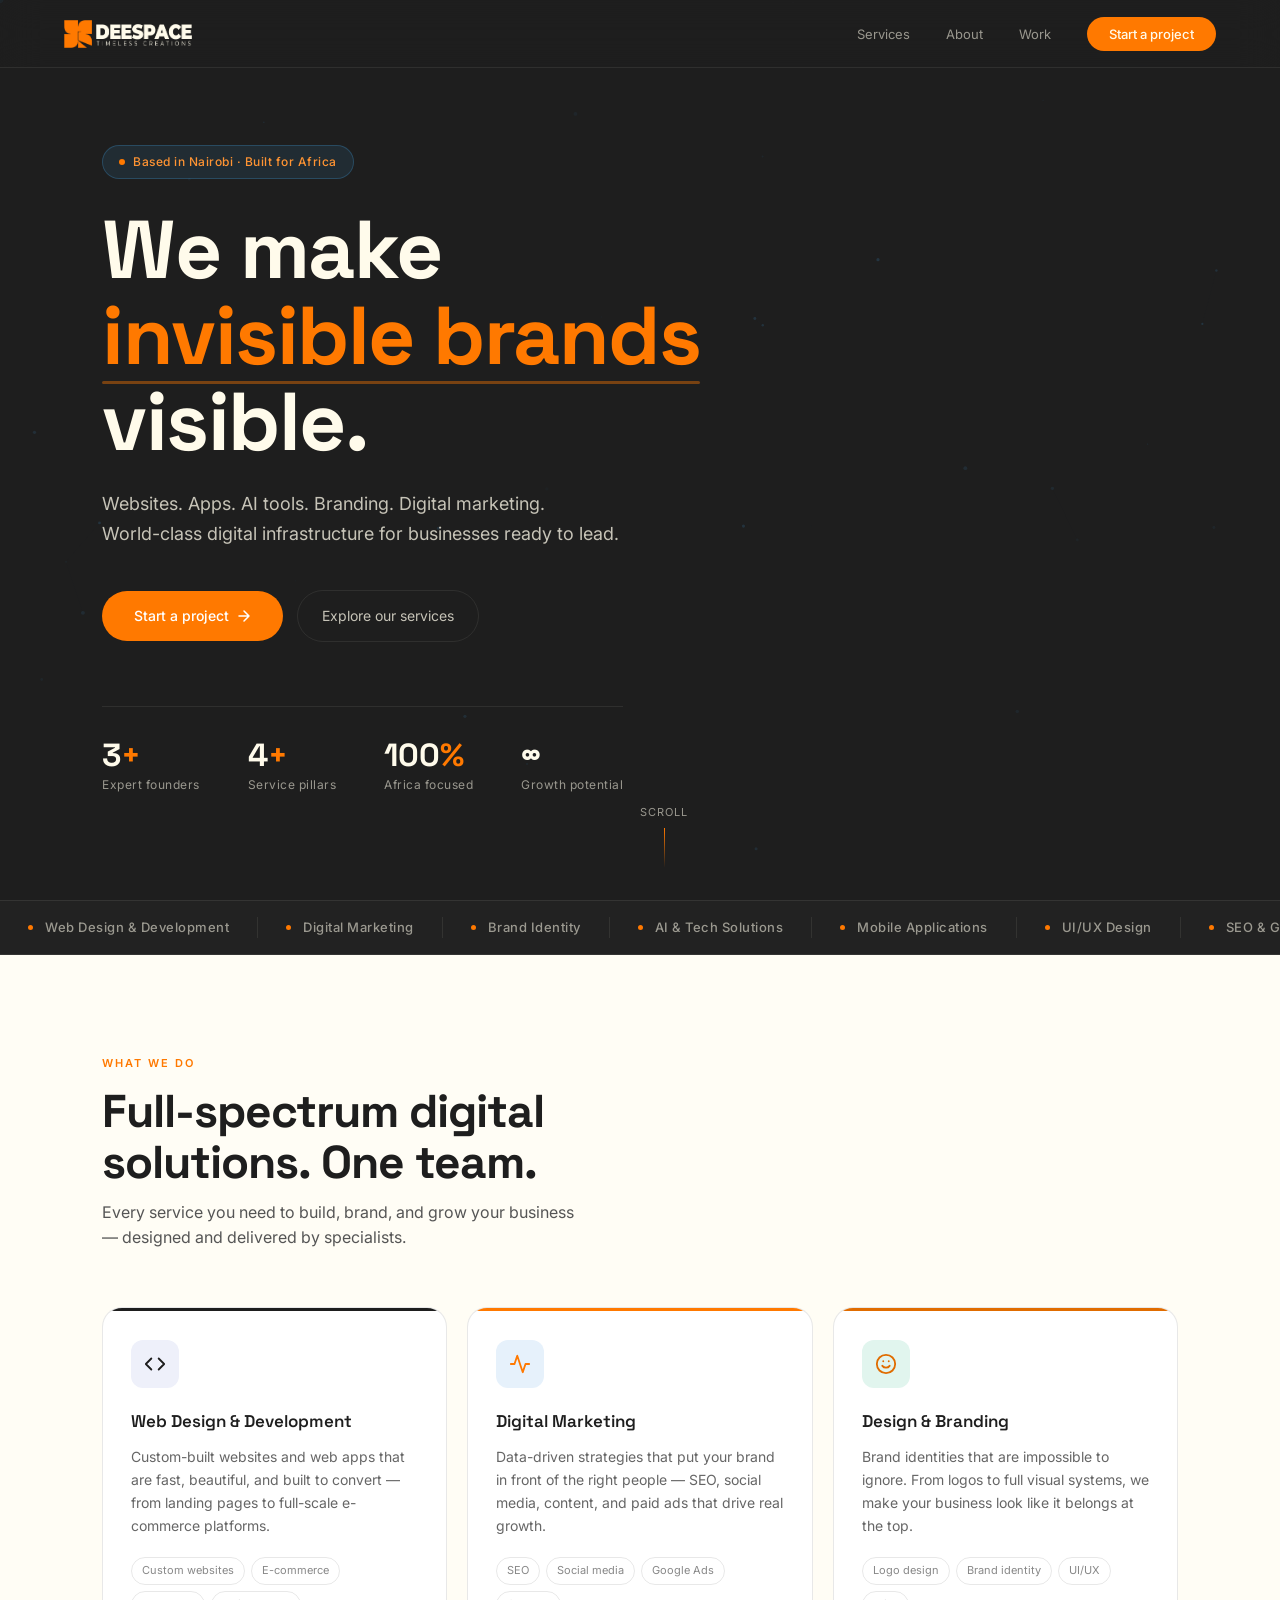
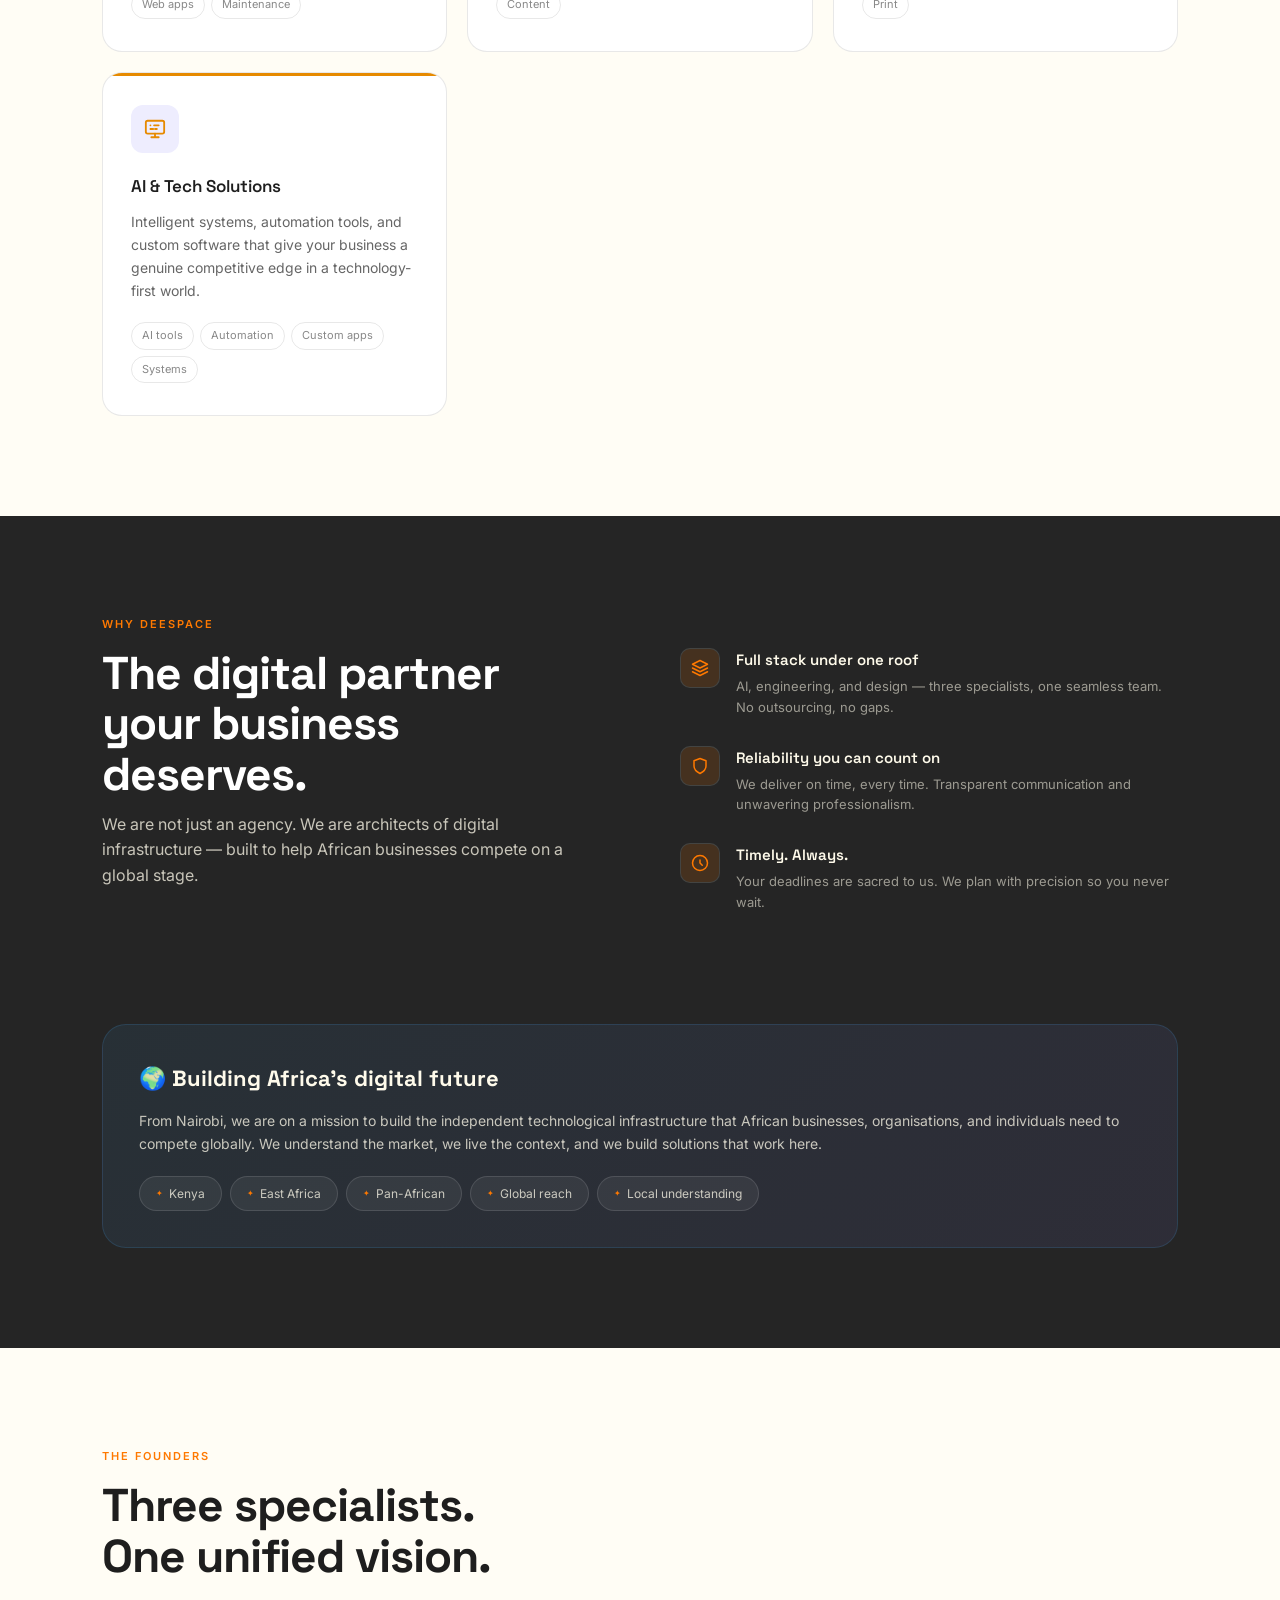
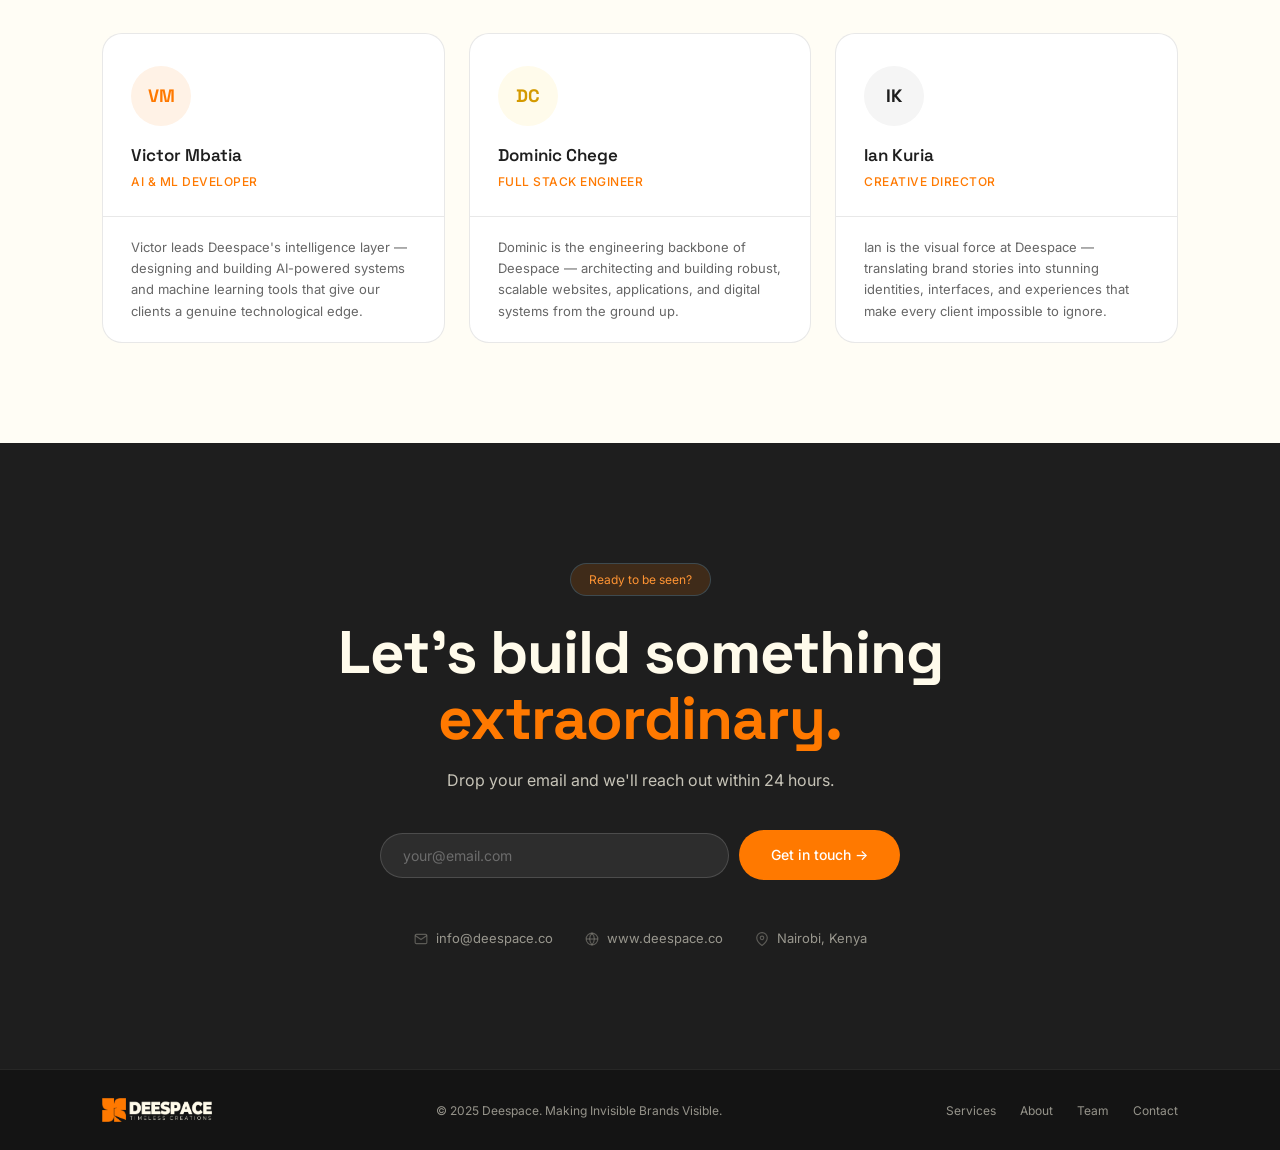
<file: index.html>
<!DOCTYPE html>
<html lang="en">
<head>
<meta charset="UTF-8" />
<meta name="viewport" content="width=device-width, initial-scale=1.0" />
<title>Deespace — Making Invisible Brands Visible</title>
<link href="https://fonts.googleapis.com/css2?family=Space+Grotesk:wght@300;400;500;600;700&family=Inter:wght@300;400;500&display=swap" rel="stylesheet" />
<style>
  *, *::before, *::after { box-sizing: border-box; margin: 0; padding: 0; }

  :root {
    /* Brand color definitions */
    --charcoal: #1E1E1E;
    --charcoal-mid: #252525;
    --charcoal-light: #2D2D2D;
    --orange: #FF7900;
    --orange-light: #FF9433;
    --orange-glow: rgba(255, 121, 0, 0.15);
    --cream: #FFFBEB;
    --cream-soft: #FFFDF5;

    /* Color system mapping */
    --navy: var(--charcoal);
    --navy-mid: var(--charcoal-mid);
    --navy-light: var(--charcoal-light);
    --blue: var(--orange);
    --blue-light: var(--orange-light);
    --blue-glow: var(--orange-glow);
    --green: #E06C00;
    --purple: #E68A00;
    --white: var(--cream);
    --off-white: var(--cream-soft);
    --text-muted: rgba(255, 251, 235, 0.55);
    --text-soft: rgba(255, 251, 235, 0.75);
    --border-dark: rgba(255, 251, 235, 0.08);
    --border-light: rgba(30, 30, 30, 0.1);
    --display: 'Space Grotesk', sans-serif;
    --body: 'Inter', sans-serif;
  }

  html { scroll-behavior: smooth; }

  body {
    font-family: var(--body);
    background: var(--navy);
    color: var(--white);
    overflow-x: hidden;
    line-height: 1.6;
  }

  /* ── CANVAS ── */
  #canvas {
    position: fixed; top: 0; left: 0;
    width: 100%; height: 100%;
    pointer-events: none; z-index: 0;
    opacity: 0.35;
  }

  /* ── NAV ── */
  nav {
    position: fixed; top: 0; left: 0; right: 0;
    z-index: 100;
    padding: 0 5%;
    display: flex; align-items: center; justify-content: space-between;
    height: 68px;
    background: rgba(30, 30, 30, 0.7);
    backdrop-filter: blur(20px);
    border-bottom: 1px solid var(--border-dark);
    transition: background 0.3s;
  }
  .nav-logo {
    display: block;
    text-decoration: none;
  }
  .logo-img {
    height: 28px;
    width: auto;
    display: block;
  }
  .nav-links {
    display: flex; align-items: center; gap: 36px;
    list-style: none;
  }
  .nav-links a {
    font-family: var(--body);
    font-size: 13px; font-weight: 400;
    color: var(--text-muted);
    text-decoration: none;
    transition: color 0.2s;
  }
  .nav-links a:hover { color: var(--white); }
  .nav-cta {
    background: var(--blue);
    color: var(--white) !important;
    padding: 9px 22px;
    border-radius: 999px;
    font-size: 13px !important;
    font-weight: 500 !important;
    transition: background 0.2s, transform 0.15s !important;
  }
  .nav-cta:hover { background: var(--blue-light) !important; transform: translateY(-1px); }

  /* ── HERO ── */
  #hero {
    position: relative; z-index: 1;
    min-height: 100vh;
    display: flex; flex-direction: column;
    align-items: flex-start; justify-content: center;
    padding: 120px 8% 80px;
  }
  .hero-eyebrow {
    display: inline-flex; align-items: center; gap: 8px;
    background: rgba(62,146,204,0.12);
    border: 1px solid rgba(62,146,204,0.3);
    border-radius: 999px;
    padding: 6px 16px;
    font-size: 12px; font-weight: 500;
    color: var(--blue-light);
    letter-spacing: 0.5px;
    margin-bottom: 28px;
    opacity: 0; animation: fadeUp 0.8s 0.2s forwards;
  }
  .hero-eyebrow::before {
    content: ''; width: 6px; height: 6px;
    background: var(--blue); border-radius: 50%;
    animation: pulse 2s infinite;
  }
  @keyframes pulse { 0%,100%{opacity:1;transform:scale(1)} 50%{opacity:0.4;transform:scale(1.4)} }

  h1 {
    font-family: var(--display);
    font-size: clamp(42px, 7vw, 82px);
    font-weight: 700;
    line-height: 1.05;
    letter-spacing: -1.5px;
    margin-bottom: 24px;
    max-width: 820px;
    opacity: 0; animation: fadeUp 0.9s 0.35s forwards;
  }
  h1 em {
    font-style: normal;
    color: var(--blue);
    position: relative;
  }
  h1 em::after {
    content: '';
    position: absolute; bottom: 4px; left: 0; right: 0;
    height: 3px; background: var(--blue);
    opacity: 0.4; border-radius: 2px;
  }

  .hero-sub {
    font-size: clamp(15px, 1.8vw, 18px);
    color: var(--text-soft);
    max-width: 520px;
    line-height: 1.7;
    margin-bottom: 40px;
    opacity: 0; animation: fadeUp 0.9s 0.5s forwards;
  }

  .hero-actions {
    display: flex; gap: 14px; align-items: center; flex-wrap: wrap;
    margin-bottom: 64px;
    opacity: 0; animation: fadeUp 0.9s 0.65s forwards;
  }
  .btn-primary {
    background: var(--blue);
    color: #fff;
    padding: 14px 32px;
    border-radius: 999px;
    font-family: var(--body);
    font-size: 14px; font-weight: 500;
    text-decoration: none;
    transition: background 0.2s, transform 0.15s, box-shadow 0.2s;
    display: inline-flex; align-items: center; gap: 8px;
  }
  .btn-primary:hover { background: var(--blue-light); transform: translateY(-2px); box-shadow: 0 8px 24px rgba(62,146,204,0.35); }
  .btn-ghost {
    color: var(--text-soft);
    padding: 14px 24px;
    border-radius: 999px;
    font-size: 14px; font-weight: 400;
    text-decoration: none;
    border: 1px solid var(--border-dark);
    transition: border-color 0.2s, color 0.2s, transform 0.15s;
    display: inline-flex; align-items: center; gap: 8px;
  }
  .btn-ghost:hover { border-color: rgba(255,255,255,0.25); color: var(--white); transform: translateY(-2px); }

  .hero-stats {
    display: flex; gap: 48px; flex-wrap: wrap;
    border-top: 1px solid var(--border-dark);
    padding-top: 32px;
    opacity: 0; animation: fadeUp 0.9s 0.8s forwards;
  }
  .stat-item {}
  .stat-num {
    font-family: var(--display);
    font-size: 32px; font-weight: 700;
    color: var(--white);
    line-height: 1;
    margin-bottom: 4px;
  }
  .stat-num span { color: var(--blue); }
  .stat-label { font-size: 12px; color: var(--text-muted); letter-spacing: 0.5px; }

  .scroll-hint {
    position: absolute; bottom: 32px; left: 50%; transform: translateX(-50%);
    display: flex; flex-direction: column; align-items: center; gap: 6px;
    opacity: 0; animation: fadeUp 1s 1.2s forwards;
  }
  .scroll-hint span { font-size: 11px; color: var(--text-muted); letter-spacing: 1px; }
  .scroll-line {
    width: 1px; height: 40px;
    background: linear-gradient(to bottom, var(--blue), transparent);
    animation: scrollLine 1.8s ease-in-out infinite;
  }
  @keyframes scrollLine { 0%{opacity:0;transform:scaleY(0);transform-origin:top} 50%{opacity:1;transform:scaleY(1)} 100%{opacity:0;transform:scaleY(1);transform-origin:bottom} }

  /* ── MARQUEE ── */
  .marquee-wrap {
    position: relative; z-index: 1;
    border-top: 1px solid var(--border-dark);
    border-bottom: 1px solid var(--border-dark);
    background: rgba(255,255,255,0.02);
    overflow: hidden; padding: 16px 0;
  }
  .marquee-track {
    display: flex; gap: 0;
    animation: marquee 28s linear infinite;
    white-space: nowrap;
  }
  .marquee-track:hover { animation-play-state: paused; }
  .marquee-item {
    display: inline-flex; align-items: center; gap: 12px;
    padding: 0 28px;
    font-size: 13px; font-weight: 500;
    color: var(--text-muted);
    letter-spacing: 0.5px;
    border-right: 1px solid var(--border-dark);
    white-space: nowrap;
  }
  .marquee-dot { width: 5px; height: 5px; background: var(--blue); border-radius: 50%; flex-shrink: 0; }
  @keyframes marquee { 0%{transform:translateX(0)} 100%{transform:translateX(-50%)} }

  /* ── SERVICES ── */
  #services {
    position: relative; z-index: 1;
    background: var(--off-white);
    padding: 100px 8%;
    color: var(--charcoal);
  }
  .section-eyebrow {
    font-size: 11px; font-weight: 600;
    letter-spacing: 2px;
    color: var(--blue);
    text-transform: uppercase;
    margin-bottom: 14px;
  }
  .section-title {
    font-family: var(--display);
    font-size: clamp(28px, 4vw, 46px);
    font-weight: 700;
    letter-spacing: -1px;
    color: var(--charcoal);
    line-height: 1.1;
    margin-bottom: 12px;
  }
  .section-sub {
    font-size: 16px; color: #555;
    max-width: 480px; line-height: 1.6;
    margin-bottom: 56px;
  }
  .services-grid {
    display: grid;
    grid-template-columns: repeat(auto-fit, minmax(260px, 1fr));
    gap: 20px;
  }
  .service-card {
    background: #fff;
    border: 1px solid var(--border-light);
    border-radius: 20px;
    padding: 32px 28px;
    transition: transform 0.25s, box-shadow 0.25s;
    cursor: default;
    position: relative; overflow: hidden;
  }
  .service-card::before {
    content: '';
    position: absolute; top: 0; left: 0; right: 0;
    height: 3px;
    border-radius: 20px 20px 0 0;
  }
  .service-card:nth-child(1)::before { background: var(--navy); }
  .service-card:nth-child(2)::before { background: var(--blue); }
  .service-card:nth-child(3)::before { background: var(--green); }
  .service-card:nth-child(4)::before { background: var(--purple); }
  .service-card:hover { transform: translateY(-6px); box-shadow: 0 20px 48px rgba(0,0,0,0.1); }
  .service-icon-wrap {
    width: 48px; height: 48px; border-radius: 12px;
    display: flex; align-items: center; justify-content: center;
    margin-bottom: 20px; font-size: 22px;
  }
  .service-card:nth-child(1) .service-icon-wrap { background: #eef0fa; color: var(--navy); }
  .service-card:nth-child(2) .service-icon-wrap { background: #e6f1fb; color: var(--blue); }
  .service-card:nth-child(3) .service-icon-wrap { background: #e1f5ee; color: var(--green); }
  .service-card:nth-child(4) .service-icon-wrap { background: #eeedfe; color: var(--purple); }
  .service-name {
    font-family: var(--display);
    font-size: 17px; font-weight: 600;
    color: var(--charcoal); margin-bottom: 10px;
  }
  .service-desc { font-size: 14px; color: #666; line-height: 1.65; margin-bottom: 20px; }
  .service-tags { display: flex; flex-wrap: wrap; gap: 6px; }
  .tag {
    font-size: 11px; padding: 4px 10px;
    border-radius: 999px;
    border: 1px solid var(--border-light);
    color: #888;
  }

  /* ── WHY US ── */
  #why {
    position: relative; z-index: 1;
    background: var(--navy-mid);
    padding: 100px 8%;
  }
  .why-grid {
    display: grid;
    grid-template-columns: 1fr 1fr;
    gap: 80px; align-items: center;
  }
  .why-left .section-title { color: #fff; }
  .why-left .section-sub { color: var(--text-soft); }
  .why-points { display: flex; flex-direction: column; gap: 28px; }
  .why-point {
    display: flex; gap: 16px; align-items: flex-start;
  }
  .why-icon {
    width: 40px; height: 40px; border-radius: 10px;
    background: var(--blue-glow);
    border: 1px solid rgba(62,146,204,0.2);
    display: flex; align-items: center; justify-content: center;
    font-size: 18px; flex-shrink: 0;
    color: var(--blue);
  }
  .why-text h4 {
    font-family: var(--display);
    font-size: 15px; font-weight: 600;
    margin-bottom: 4px; color: var(--white);
  }
  .why-text p { font-size: 13px; color: var(--text-muted); line-height: 1.6; }

  .africa-card {
    background: linear-gradient(135deg, rgba(62,146,204,0.1), rgba(127,119,221,0.1));
    border: 1px solid rgba(62,146,204,0.2);
    border-radius: 24px;
    padding: 36px;
  }
  .africa-card h3 {
    font-family: var(--display);
    font-size: 22px; font-weight: 700;
    margin-bottom: 12px; color: var(--white);
  }
  .africa-card p { font-size: 14px; color: var(--text-soft); line-height: 1.7; margin-bottom: 20px; }
  .africa-pills { display: flex; flex-wrap: wrap; gap: 8px; }
  .africa-pill {
    background: rgba(255,255,255,0.06);
    border: 1px solid rgba(255,255,255,0.12);
    border-radius: 999px;
    padding: 7px 16px;
    font-size: 12px; color: var(--text-soft);
    display: flex; align-items: center; gap: 6px;
  }
  .africa-pill::before { content: '✦'; font-size: 8px; color: var(--blue); }

  /* ── TEAM ── */
  #team {
    position: relative; z-index: 1;
    background: var(--off-white);
    padding: 100px 8%;
    color: var(--charcoal);
  }
  .team-grid {
    display: grid;
    grid-template-columns: repeat(3, 1fr);
    gap: 24px; margin-top: 52px;
  }
  .team-card {
    background: #fff;
    border: 1px solid var(--border-light);
    border-radius: 20px; overflow: hidden;
    transition: transform 0.25s, box-shadow 0.25s;
  }
  .team-card:hover { transform: translateY(-5px); box-shadow: 0 16px 40px rgba(0,0,0,0.08); }
  .team-card-top {
    padding: 32px 28px 24px;
    border-bottom: 1px solid var(--border-light);
  }
  .avatar {
    width: 60px; height: 60px; border-radius: 50%;
    display: flex; align-items: center; justify-content: center;
    font-family: var(--display);
    font-size: 18px; font-weight: 700;
    margin-bottom: 16px;
  }
  .team-card:nth-child(1) .avatar { background: #fff2e6; color: var(--orange); }
  .team-card:nth-child(2) .avatar { background: #fffbeb; color: #d49a00; }
  .team-card:nth-child(3) .avatar { background: #f5f5f5; color: var(--charcoal); }
  .team-name {
    font-family: var(--display);
    font-size: 17px; font-weight: 600;
    color: var(--charcoal); margin-bottom: 3px;
  }
  .team-role {
    font-size: 12px; color: var(--blue);
    font-weight: 500; text-transform: uppercase;
    letter-spacing: 0.5px;
  }
  .team-card-bottom { padding: 20px 28px; }
  .team-bio { font-size: 13px; color: #666; line-height: 1.65; }

  /* ── CTA ── */
  #cta {
    position: relative; z-index: 1;
    background: var(--navy);
    padding: 120px 8%;
    text-align: center;
  }
  .cta-badge {
    display: inline-block;
    background: var(--blue-glow);
    border: 1px solid rgba(62,146,204,0.3);
    border-radius: 999px;
    padding: 6px 18px;
    font-size: 12px; color: var(--blue-light);
    margin-bottom: 24px;
  }
  #cta h2 {
    font-family: var(--display);
    font-size: clamp(32px, 5vw, 60px);
    font-weight: 700;
    line-height: 1.1; letter-spacing: -1px;
    margin-bottom: 16px;
  }
  #cta p { font-size: 16px; color: var(--text-soft); margin-bottom: 36px; }
  .cta-form {
    display: flex; gap: 10px; flex-wrap: wrap;
    justify-content: center; align-items: center;
    max-width: 520px; margin: 0 auto 48px;
  }
  .cta-input {
    flex: 1; min-width: 200px;
    background: rgba(255,255,255,0.07);
    border: 1px solid rgba(255,255,255,0.15);
    border-radius: 999px;
    padding: 13px 22px;
    font-size: 14px; color: #fff;
    font-family: var(--body);
    outline: none;
    transition: border-color 0.2s, background 0.2s;
  }
  .cta-input::placeholder { color: rgba(255,255,255,0.3); }
  .cta-input:focus { border-color: var(--blue); background: rgba(62,146,204,0.08); }
  .cta-contacts {
    display: flex; gap: 32px; justify-content: center;
    flex-wrap: wrap;
  }
  .cta-contact-item {
    display: flex; align-items: center; gap: 8px;
    font-size: 13px; color: var(--text-muted);
    text-decoration: none; transition: color 0.2s;
  }
  .cta-contact-item:hover { color: var(--white); }
  .cta-contact-item svg { opacity: 0.5; }

  /* ── FOOTER ── */
  footer {
    position: relative; z-index: 1;
    background: rgba(0,0,0,0.3);
    border-top: 1px solid var(--border-dark);
    padding: 28px 8%;
    display: flex; align-items: center; justify-content: space-between;
    flex-wrap: wrap; gap: 16px;
  }
  .footer-logo {
    display: block;
  }
  .footer-logo-img {
    height: 24px;
  }
  .footer-copy { font-size: 12px; color: var(--text-muted); }
  .footer-links { display: flex; gap: 24px; }
  .footer-links a { font-size: 12px; color: var(--text-muted); text-decoration: none; transition: color 0.2s; }
  .footer-links a:hover { color: var(--white); }

  /* ── ANIMATIONS ── */
  @keyframes fadeUp {
    from { opacity: 0; transform: translateY(24px); }
    to { opacity: 1; transform: translateY(0); }
  }
  .reveal {
    opacity: 0; transform: translateY(32px);
    transition: opacity 0.7s ease, transform 0.7s ease;
  }
  .reveal.visible { opacity: 1; transform: translateY(0); }
  .reveal-delay-1 { transition-delay: 0.1s; }
  .reveal-delay-2 { transition-delay: 0.2s; }
  .reveal-delay-3 { transition-delay: 0.3s; }
  .reveal-delay-4 { transition-delay: 0.4s; }

  @media (max-width: 768px) {
    .why-grid, .team-grid { grid-template-columns: 1fr; }
    .hero-stats { gap: 28px; }
    nav .nav-links li:not(:last-child) { display: none; }
  }
</style>
</head>
<body>

<!-- Particle canvas -->
<canvas id="canvas"></canvas>

<!-- NAV -->
<nav>
  <a href="index.html" class="nav-logo"><img src="logo.png" alt="Deespace" class="logo-img"></a>
  <ul class="nav-links">
    <li><a href="services.html">Services</a></li>
    <li><a href="about.html">About</a></li>
    <li><a href="work.html">Work</a></li>
    <li><a href="contact.html" class="nav-cta">Start a project</a></li>
  </ul>
</nav>

<!-- HERO -->
<section id="hero">
  <div class="hero-eyebrow">Based in Nairobi · Built for Africa</div>
  <h1>We make<br><em>invisible brands</em><br>visible.</h1>
  <p class="hero-sub">
    Websites. Apps. AI tools. Branding. Digital marketing.<br>
    World-class digital infrastructure for businesses ready to lead.
  </p>
  <div class="hero-actions">
    <a href="#cta" class="btn-primary">
      Start a project
      <svg width="14" height="14" viewBox="0 0 14 14" fill="none"><path d="M2 7h10M7 2l5 5-5 5" stroke="currentColor" stroke-width="1.5" stroke-linecap="round" stroke-linejoin="round"/></svg>
    </a>
    <a href="#services" class="btn-ghost">Explore our services</a>
  </div>
  <div class="hero-stats">
    <div class="stat-item">
      <div class="stat-num">3<span>+</span></div>
      <div class="stat-label">Expert founders</div>
    </div>
    <div class="stat-item">
      <div class="stat-num">4<span>+</span></div>
      <div class="stat-label">Service pillars</div>
    </div>
    <div class="stat-item">
      <div class="stat-num">100<span>%</span></div>
      <div class="stat-label">Africa focused</div>
    </div>
    <div class="stat-item">
      <div class="stat-num">∞</div>
      <div class="stat-label">Growth potential</div>
    </div>
  </div>
  <div class="scroll-hint">
    <span>SCROLL</span>
    <div class="scroll-line"></div>
  </div>
</section>

<!-- MARQUEE -->
<div class="marquee-wrap">
  <div class="marquee-track">
    <div class="marquee-item"><div class="marquee-dot"></div> Web Design & Development</div>
    <div class="marquee-item"><div class="marquee-dot"></div> Digital Marketing</div>
    <div class="marquee-item"><div class="marquee-dot"></div> Brand Identity</div>
    <div class="marquee-item"><div class="marquee-dot"></div> AI & Tech Solutions</div>
    <div class="marquee-item"><div class="marquee-dot"></div> Mobile Applications</div>
    <div class="marquee-item"><div class="marquee-dot"></div> UI/UX Design</div>
    <div class="marquee-item"><div class="marquee-dot"></div> SEO & Growth</div>
    <div class="marquee-item"><div class="marquee-dot"></div> Africa's Digital Future</div>
    <div class="marquee-item"><div class="marquee-dot"></div> Web Design & Development</div>
    <div class="marquee-item"><div class="marquee-dot"></div> Digital Marketing</div>
    <div class="marquee-item"><div class="marquee-dot"></div> Brand Identity</div>
    <div class="marquee-item"><div class="marquee-dot"></div> AI & Tech Solutions</div>
    <div class="marquee-item"><div class="marquee-dot"></div> Mobile Applications</div>
    <div class="marquee-item"><div class="marquee-dot"></div> UI/UX Design</div>
    <div class="marquee-item"><div class="marquee-dot"></div> SEO & Growth</div>
    <div class="marquee-item"><div class="marquee-dot"></div> Africa's Digital Future</div>
  </div>
</div>

<!-- SERVICES -->
<section id="services">
  <div class="section-eyebrow reveal">What we do</div>
  <h2 class="section-title reveal reveal-delay-1">Full-spectrum digital<br>solutions. One team.</h2>
  <p class="section-sub reveal reveal-delay-2">Every service you need to build, brand, and grow your business — designed and delivered by specialists.</p>
  <div class="services-grid">
    <div class="service-card reveal reveal-delay-1">
      <div class="service-icon-wrap">
        <svg width="22" height="22" viewBox="0 0 24 24" fill="none" stroke="currentColor" stroke-width="2" stroke-linecap="round" stroke-linejoin="round"><polyline points="16 18 22 12 16 6"/><polyline points="8 6 2 12 8 18"/></svg>
      </div>
      <div class="service-name">Web Design & Development</div>
      <p class="service-desc">Custom-built websites and web apps that are fast, beautiful, and built to convert — from landing pages to full-scale e-commerce platforms.</p>
      <div class="service-tags">
        <span class="tag">Custom websites</span>
        <span class="tag">E-commerce</span>
        <span class="tag">Web apps</span>
        <span class="tag">Maintenance</span>
      </div>
    </div>
    <div class="service-card reveal reveal-delay-2">
      <div class="service-icon-wrap">
        <svg width="22" height="22" viewBox="0 0 24 24" fill="none" stroke="currentColor" stroke-width="2" stroke-linecap="round" stroke-linejoin="round"><path d="M22 12h-4l-3 9L9 3l-3 9H2"/></svg>
      </div>
      <div class="service-name">Digital Marketing</div>
      <p class="service-desc">Data-driven strategies that put your brand in front of the right people — SEO, social media, content, and paid ads that drive real growth.</p>
      <div class="service-tags">
        <span class="tag">SEO</span>
        <span class="tag">Social media</span>
        <span class="tag">Google Ads</span>
        <span class="tag">Content</span>
      </div>
    </div>
    <div class="service-card reveal reveal-delay-3">
      <div class="service-icon-wrap">
        <svg width="22" height="22" viewBox="0 0 24 24" fill="none" stroke="currentColor" stroke-width="2" stroke-linecap="round" stroke-linejoin="round"><circle cx="12" cy="12" r="10"/><path d="M8 14s1.5 2 4 2 4-2 4-2"/><line x1="9" y1="9" x2="9.01" y2="9"/><line x1="15" y1="9" x2="15.01" y2="9"/></svg>
      </div>
      <div class="service-name">Design & Branding</div>
      <p class="service-desc">Brand identities that are impossible to ignore. From logos to full visual systems, we make your business look like it belongs at the top.</p>
      <div class="service-tags">
        <span class="tag">Logo design</span>
        <span class="tag">Brand identity</span>
        <span class="tag">UI/UX</span>
        <span class="tag">Print</span>
      </div>
    </div>
    <div class="service-card reveal reveal-delay-4">
      <div class="service-icon-wrap">
        <svg width="22" height="22" viewBox="0 0 24 24" fill="none" stroke="currentColor" stroke-width="2" stroke-linecap="round" stroke-linejoin="round"><rect x="2" y="3" width="20" height="14" rx="2"/><path d="M8 21h8M12 17v4"/><path d="M7 8h.01M11 8h5M7 12h3m2 0h2"/></svg>
      </div>
      <div class="service-name">AI & Tech Solutions</div>
      <p class="service-desc">Intelligent systems, automation tools, and custom software that give your business a genuine competitive edge in a technology-first world.</p>
      <div class="service-tags">
        <span class="tag">AI tools</span>
        <span class="tag">Automation</span>
        <span class="tag">Custom apps</span>
        <span class="tag">Systems</span>
      </div>
    </div>
  </div>
</section>

<!-- WHY US -->
<section id="why">
  <div class="why-grid">
    <div class="why-left">
      <div class="section-eyebrow reveal" style="color:var(--blue)">Why Deespace</div>
      <h2 class="section-title reveal reveal-delay-1">The digital partner<br>your business deserves.</h2>
      <p class="section-sub reveal reveal-delay-2" style="color:var(--text-soft)">We are not just an agency. We are architects of digital infrastructure — built to help African businesses compete on a global stage.</p>
    </div>
    <div class="why-points">
      <div class="why-point reveal reveal-delay-1">
        <div class="why-icon">
          <svg width="18" height="18" viewBox="0 0 24 24" fill="none" stroke="currentColor" stroke-width="2" stroke-linecap="round" stroke-linejoin="round"><path d="M12 2L2 7l10 5 10-5-10-5z"/><path d="M2 17l10 5 10-5"/><path d="M2 12l10 5 10-5"/></svg>
        </div>
        <div class="why-text">
          <h4>Full stack under one roof</h4>
          <p>AI, engineering, and design — three specialists, one seamless team. No outsourcing, no gaps.</p>
        </div>
      </div>
      <div class="why-point reveal reveal-delay-2">
        <div class="why-icon">
          <svg width="18" height="18" viewBox="0 0 24 24" fill="none" stroke="currentColor" stroke-width="2" stroke-linecap="round" stroke-linejoin="round"><path d="M12 22s8-4 8-10V5l-8-3-8 3v7c0 6 8 10 8 10z"/></svg>
        </div>
        <div class="why-text">
          <h4>Reliability you can count on</h4>
          <p>We deliver on time, every time. Transparent communication and unwavering professionalism.</p>
        </div>
      </div>
      <div class="why-point reveal reveal-delay-3">
        <div class="why-icon">
          <svg width="18" height="18" viewBox="0 0 24 24" fill="none" stroke="currentColor" stroke-width="2" stroke-linecap="round" stroke-linejoin="round"><circle cx="12" cy="12" r="10"/><path d="M12 8v4l3 3"/></svg>
        </div>
        <div class="why-text">
          <h4>Timely. Always.</h4>
          <p>Your deadlines are sacred to us. We plan with precision so you never wait.</p>
        </div>
      </div>
    </div>
  </div>

  <div style="margin-top: 80px;">
    <div class="africa-card reveal">
      <h3>🌍 Building Africa's digital future</h3>
      <p>From Nairobi, we are on a mission to build the independent technological infrastructure that African businesses, organisations, and individuals need to compete globally. We understand the market, we live the context, and we build solutions that work here.</p>
      <div class="africa-pills">
        <div class="africa-pill">Kenya</div>
        <div class="africa-pill">East Africa</div>
        <div class="africa-pill">Pan-African</div>
        <div class="africa-pill">Global reach</div>
        <div class="africa-pill">Local understanding</div>
      </div>
    </div>
  </div>
</section>

<!-- TEAM -->
<section id="team">
  <div class="section-eyebrow reveal">The founders</div>
  <h2 class="section-title reveal reveal-delay-1">Three specialists.<br>One unified vision.</h2>
  <div class="team-grid">
    <div class="team-card reveal reveal-delay-1">
      <div class="team-card-top">
        <div class="avatar">VM</div>
        <div class="team-name">Victor Mbatia</div>
        <div class="team-role">AI & ML Developer</div>
      </div>
      <div class="team-card-bottom">
        <p class="team-bio">Victor leads Deespace's intelligence layer — designing and building AI-powered systems and machine learning tools that give our clients a genuine technological edge.</p>
      </div>
    </div>
    <div class="team-card reveal reveal-delay-2">
      <div class="team-card-top">
        <div class="avatar">DC</div>
        <div class="team-name">Dominic Chege</div>
        <div class="team-role">Full Stack Engineer</div>
      </div>
      <div class="team-card-bottom">
        <p class="team-bio">Dominic is the engineering backbone of Deespace — architecting and building robust, scalable websites, applications, and digital systems from the ground up.</p>
      </div>
    </div>
    <div class="team-card reveal reveal-delay-3">
      <div class="team-card-top">
        <div class="avatar">IK</div>
        <div class="team-name">Ian Kuria</div>
        <div class="team-role">Creative Director</div>
      </div>
      <div class="team-card-bottom">
        <p class="team-bio">Ian is the visual force at Deespace — translating brand stories into stunning identities, interfaces, and experiences that make every client impossible to ignore.</p>
      </div>
    </div>
  </div>
</section>

<!-- CTA -->
<section id="cta">
  <div class="cta-badge">Ready to be seen?</div>
  <h2>Let's build something<br><em style="font-style:normal;color:var(--blue)">extraordinary.</em></h2>
  <p>Drop your email and we'll reach out within 24 hours.</p>
  <div class="cta-form">
    <input class="cta-input" type="email" placeholder="your@email.com" />
    <a href="mailto:info@deespace.co" class="btn-primary">Get in touch →</a>
  </div>
  <div class="cta-contacts">
    <a href="mailto:info@deespace.co" class="cta-contact-item">
      <svg width="14" height="14" viewBox="0 0 24 24" fill="none" stroke="currentColor" stroke-width="2"><path d="M4 4h16c1.1 0 2 .9 2 2v12c0 1.1-.9 2-2 2H4c-1.1 0-2-.9-2-2V6c0-1.1.9-2 2-2z"/><polyline points="22,6 12,13 2,6"/></svg>
      info@deespace.co
    </a>
    <a href="#" class="cta-contact-item">
      <svg width="14" height="14" viewBox="0 0 24 24" fill="none" stroke="currentColor" stroke-width="2"><circle cx="12" cy="12" r="10"/><line x1="2" y1="12" x2="22" y2="12"/><path d="M12 2a15.3 15.3 0 0 1 4 10 15.3 15.3 0 0 1-4 10 15.3 15.3 0 0 1-4-10 15.3 15.3 0 0 1 4-10z"/></svg>
      www.deespace.co
    </a>
    <a href="#" class="cta-contact-item">
      <svg width="14" height="14" viewBox="0 0 24 24" fill="none" stroke="currentColor" stroke-width="2"><path d="M21 10c0 7-9 13-9 13s-9-6-9-13a9 9 0 0 1 18 0z"/><circle cx="12" cy="10" r="3"/></svg>
      Nairobi, Kenya
    </a>
  </div>
</section>

<!-- FOOTER -->
<footer>
  <div class="footer-logo"><img src="logo.png" alt="Deespace" class="logo-img footer-logo-img"></div>
  <div class="footer-copy">© 2025 Deespace. Making Invisible Brands Visible.</div>
  <div class="footer-links">
    <a href="#services">Services</a>
    <a href="#why">About</a>
    <a href="#team">Team</a>
    <a href="#cta">Contact</a>
  </div>
</footer>

<script>
// Particle canvas
const canvas = document.getElementById('canvas');
const ctx = canvas.getContext('2d');
let particles = [];
let W, H;

function resize() {
  W = canvas.width = window.innerWidth;
  H = canvas.height = window.innerHeight;
}
resize();
window.addEventListener('resize', resize);

class Particle {
  constructor() { this.reset(); }
  reset() {
    this.x = Math.random() * W;
    this.y = Math.random() * H;
    this.r = Math.random() * 1.5 + 0.5;
    this.vx = (Math.random() - 0.5) * 0.3;
    this.vy = (Math.random() - 0.5) * 0.3;
    this.alpha = Math.random() * 0.5 + 0.1;
  }
  update() {
    this.x += this.vx; this.y += this.vy;
    if (this.x < 0 || this.x > W || this.y < 0 || this.y > H) this.reset();
  }
  draw() {
    ctx.beginPath();
    ctx.arc(this.x, this.y, this.r, 0, Math.PI * 2);
    ctx.fillStyle = `rgba(62,146,204,${this.alpha})`;
    ctx.fill();
  }
}

for (let i = 0; i < 120; i++) particles.push(new Particle());

function drawConnections() {
  for (let i = 0; i < particles.length; i++) {
    for (let j = i + 1; j < particles.length; j++) {
      const dx = particles[i].x - particles[j].x;
      const dy = particles[i].y - particles[j].y;
      const dist = Math.sqrt(dx * dx + dy * dy);
      if (dist < 100) {
        ctx.beginPath();
        ctx.moveTo(particles[i].x, particles[i].y);
        ctx.lineTo(particles[j].x, particles[j].y);
        ctx.strokeStyle = `rgba(62,146,204,${0.12 * (1 - dist / 100)})`;
        ctx.lineWidth = 0.5;
        ctx.stroke();
      }
    }
  }
}

function animate() {
  ctx.clearRect(0, 0, W, H);
  particles.forEach(p => { p.update(); p.draw(); });
  drawConnections();
  requestAnimationFrame(animate);
}
animate();

// Scroll reveal
const reveals = document.querySelectorAll('.reveal');
const observer = new IntersectionObserver((entries) => {
  entries.forEach(e => { if (e.isIntersecting) { e.target.classList.add('visible'); observer.unobserve(e.target); } });
}, { threshold: 0.15 });
reveals.forEach(el => observer.observe(el));

// Nav scroll style
const nav = document.querySelector('nav');
window.addEventListener('scroll', () => {
  nav.style.background = window.scrollY > 60 ? 'rgba(30,30,30,0.95)' : 'rgba(30,30,30,0.7)';
});
</script>
</body>
</html>
</file>
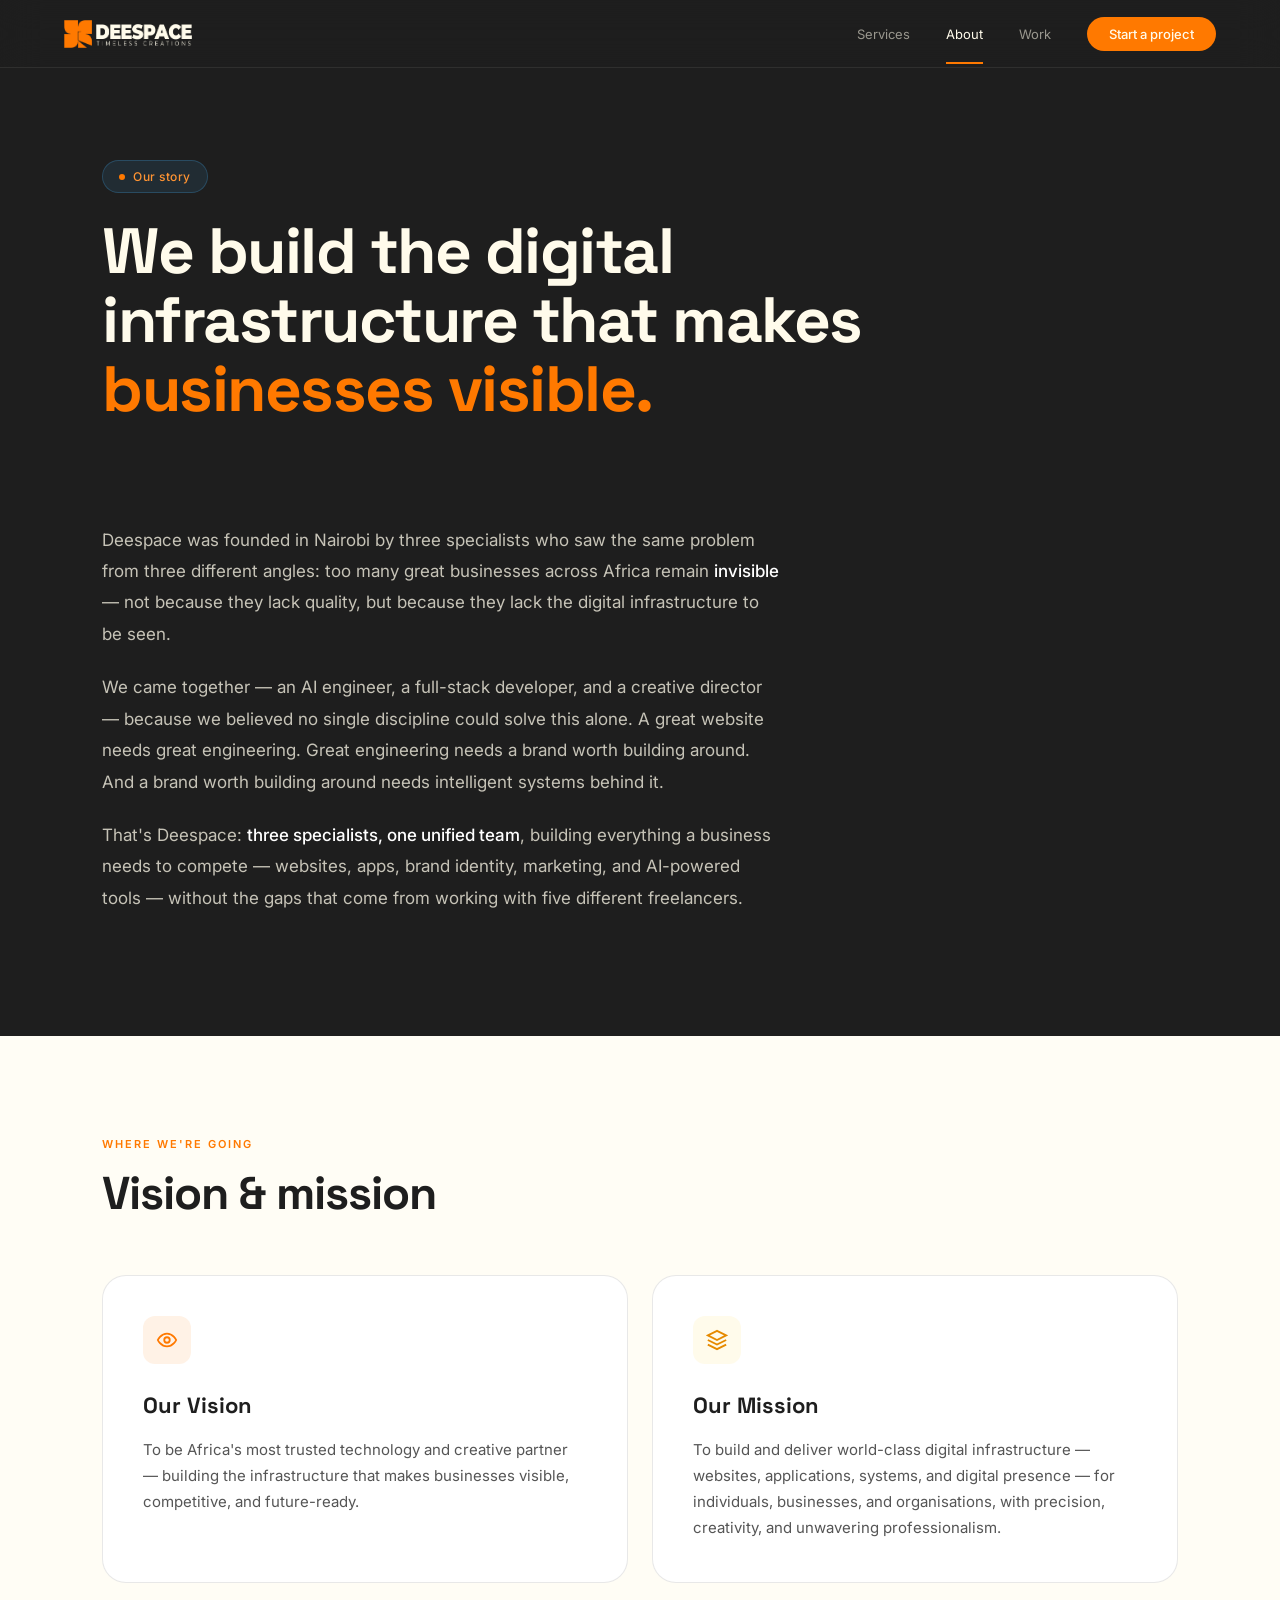
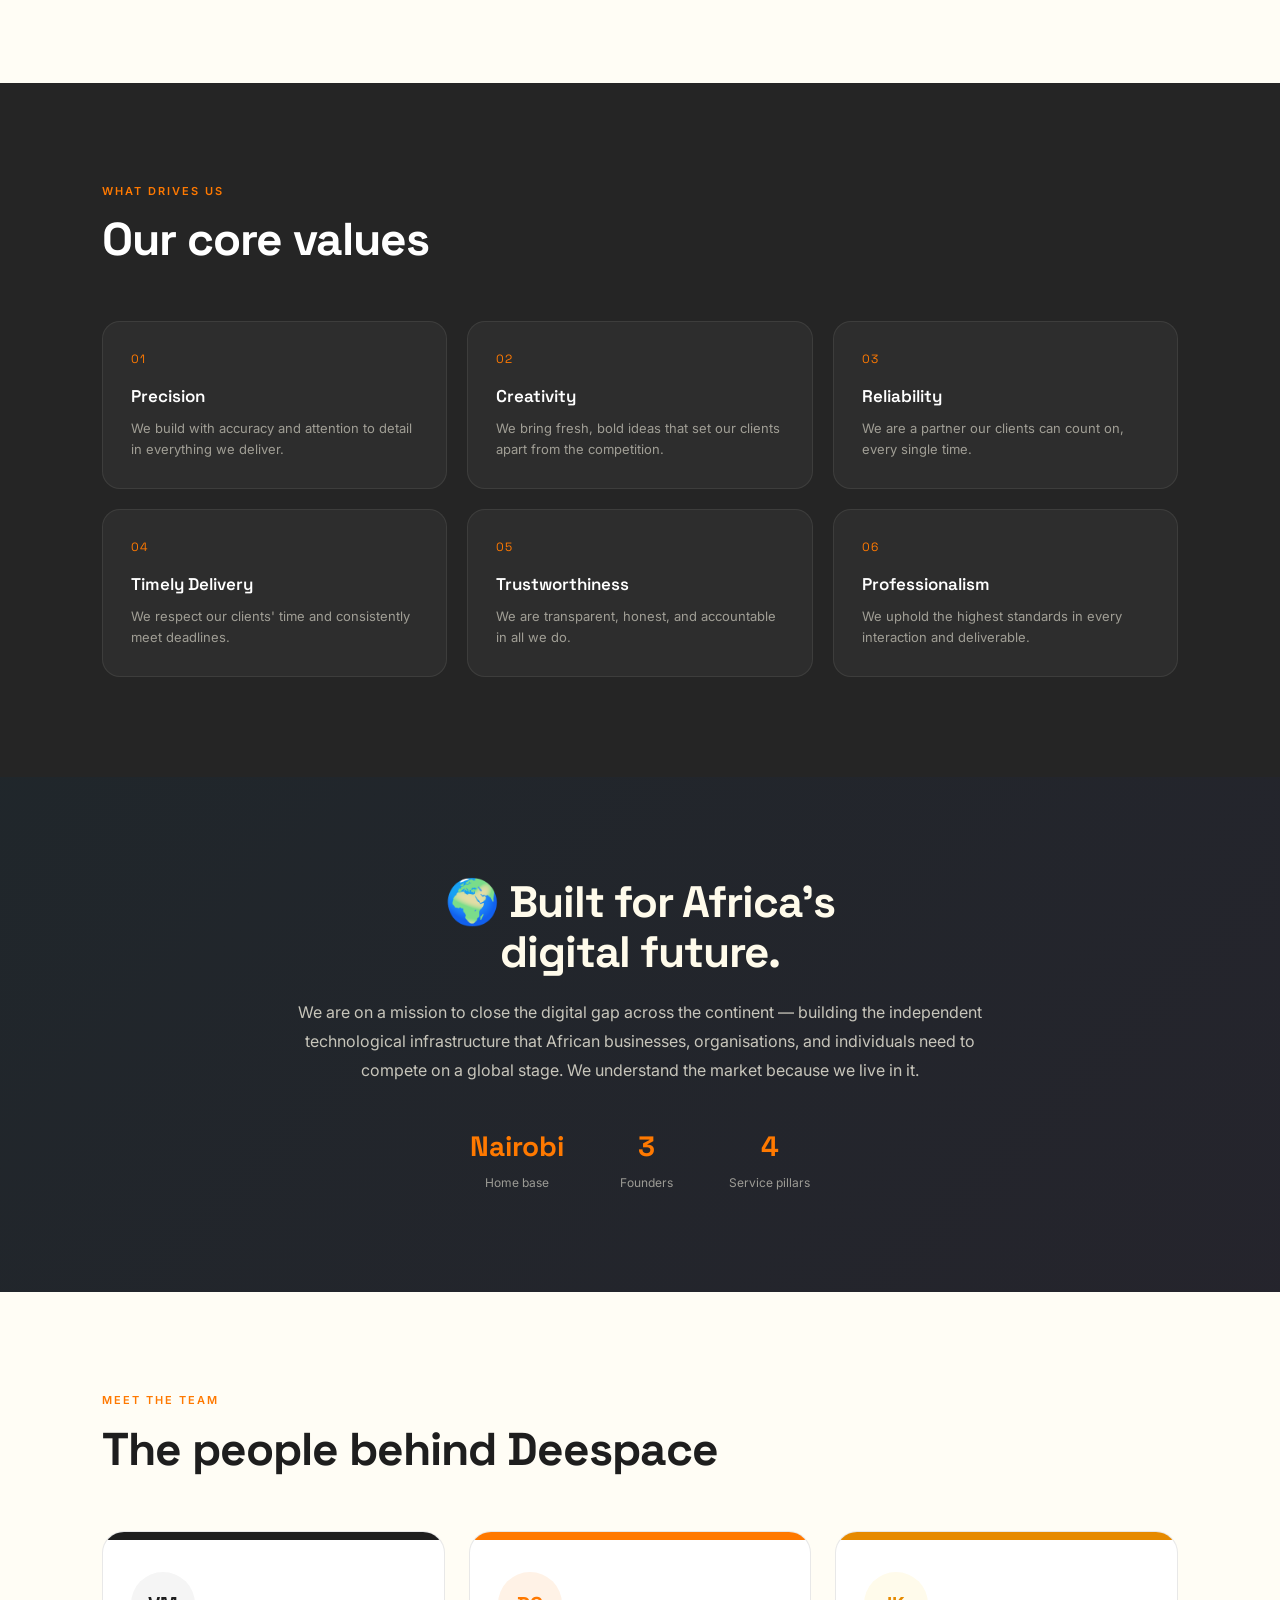
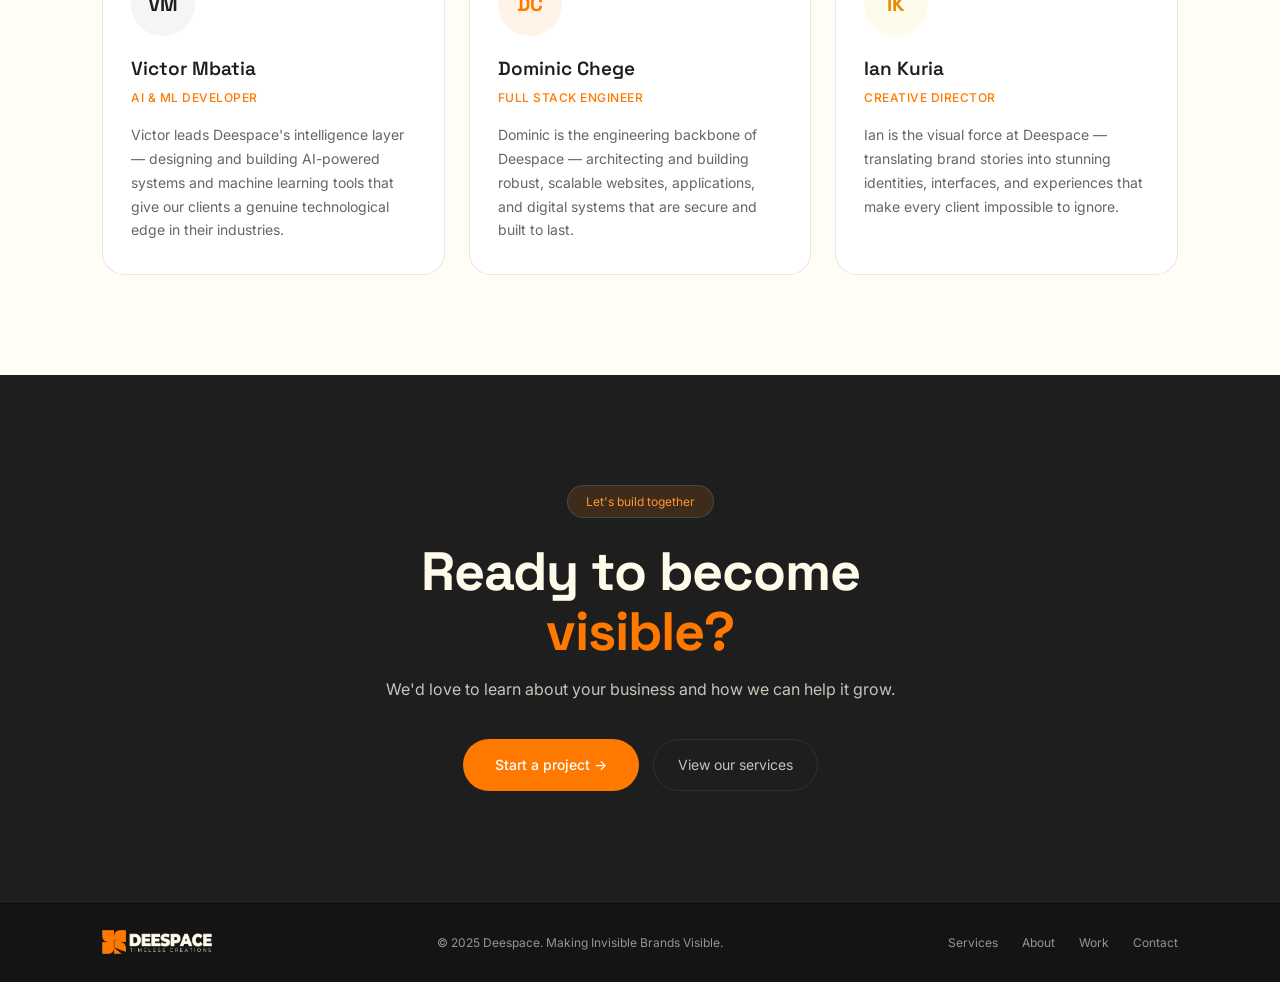
<file: about.html>
<!DOCTYPE html>
<html lang="en">
<head>
<meta charset="UTF-8" />
<meta name="viewport" content="width=device-width, initial-scale=1.0" />
<title>About — Deespace</title>
<link href="https://fonts.googleapis.com/css2?family=Space+Grotesk:wght@300;400;500;600;700&family=Inter:wght@300;400;500&display=swap" rel="stylesheet" />
<link rel="stylesheet" href="deespace-shared.css" />
<style>
  /* ── STORY ── */
  #story {
    position: relative; z-index: 1;
    padding: 0 8% 100px;
  }
  .story-text {
    max-width: 680px;
    font-size: 17px; color: var(--text-soft); line-height: 1.85;
  }
  .story-text p { margin-bottom: 22px; }
  .story-text strong { color: #fff; font-weight: 500; }

  /* ── MISSION/VISION ── */
  #mv {
    position: relative; z-index: 1;
    background: var(--off-white);
    color: var(--charcoal);
    padding: 100px 8%;
  }
  .mv-grid {
    display: grid; grid-template-columns: 1fr 1fr; gap: 24px;
    margin-top: 56px;
  }
  .mv-card {
    background: #fff;
    border: 1px solid var(--border-light);
    border-radius: 24px;
    padding: 40px;
  }
  .mv-icon {
    width: 48px; height: 48px; border-radius: 12px;
    display: flex; align-items: center; justify-content: center;
    margin-bottom: 24px; font-size: 20px;
  }
  .mv-card:nth-child(1) .mv-icon { background: #fff2e6; color: var(--blue); }
  .mv-card:nth-child(2) .mv-icon { background: #fffbeb; color: var(--purple); }
  .mv-card h3 {
    font-family: var(--display);
    font-size: 22px; font-weight: 700;
    color: var(--charcoal); margin-bottom: 14px;
  }
  .mv-card p { font-size: 15px; color: #555; line-height: 1.75; }

  /* ── VALUES ── */
  #values {
    position: relative; z-index: 1;
    background: var(--navy-mid);
    padding: 100px 8%;
  }
  .values-grid {
    display: grid; grid-template-columns: repeat(3, 1fr); gap: 20px;
    margin-top: 56px;
  }
  .value-card {
    background: rgba(255,255,255,0.04);
    border: 1px solid var(--border-dark);
    border-radius: 18px;
    padding: 28px;
    transition: background 0.2s, transform 0.2s;
  }
  .value-card:hover { background: rgba(255,255,255,0.07); transform: translateY(-4px); }
  .value-num { font-family: var(--display); font-size: 12px; color: var(--blue); letter-spacing: 1px; margin-bottom: 14px; }
  .value-card h4 { font-family: var(--display); font-size: 17px; font-weight: 600; color: #fff; margin-bottom: 8px; }
  .value-card p { font-size: 13px; color: var(--text-muted); line-height: 1.6; }

  /* ── AFRICA SECTION ── */
  #africa-mission {
    position: relative; z-index: 1;
    padding: 100px 8%;
    background: linear-gradient(135deg, rgba(62,146,204,0.08), rgba(127,119,221,0.08));
  }
  .africa-content {
    max-width: 720px; margin: 0 auto; text-align: center;
  }
  .africa-content h2 {
    font-family: var(--display);
    font-size: clamp(28px, 4vw, 44px);
    font-weight: 700; letter-spacing: -1px;
    margin-bottom: 20px; line-height: 1.15;
  }
  .africa-content p {
    font-size: 16px; color: var(--text-soft); line-height: 1.8;
    margin-bottom: 32px;
  }
  .africa-stats { display: flex; justify-content: center; gap: 56px; flex-wrap: wrap; margin-top: 40px; }
  .a-stat-num { font-family: var(--display); font-size: 28px; font-weight: 700; color: var(--blue); margin-bottom: 4px; }
  .a-stat-label { font-size: 12px; color: var(--text-muted); }

  /* ── TEAM ── */
  #team-full {
    position: relative; z-index: 1;
    background: var(--off-white);
    color: var(--charcoal);
    padding: 100px 8%;
  }
  .team-grid-full {
    display: grid; grid-template-columns: repeat(3, 1fr); gap: 24px;
    margin-top: 56px;
  }
  .team-card-full {
    background: #fff;
    border: 1px solid var(--border-light);
    border-radius: 22px;
    overflow: hidden;
    transition: transform 0.25s, box-shadow 0.25s;
  }
  .team-card-full:hover { transform: translateY(-6px); box-shadow: 0 20px 48px rgba(0,0,0,0.1); }
  .team-banner { height: 8px; }
  .team-card-full:nth-child(1) .team-banner { background: var(--navy); }
  .team-card-full:nth-child(2) .team-banner { background: var(--blue); }
  .team-card-full:nth-child(3) .team-banner { background: var(--purple); }
  .team-body { padding: 32px 28px; }
  .avatar-lg {
    width: 64px; height: 64px; border-radius: 50%;
    display: flex; align-items: center; justify-content: center;
    font-family: var(--display); font-size: 20px; font-weight: 700;
    margin-bottom: 18px;
  }
  .team-card-full:nth-child(1) .avatar-lg { background: #f5f5f5; color: var(--navy); }
  .team-card-full:nth-child(2) .avatar-lg { background: #fff2e6; color: var(--blue); }
  .team-card-full:nth-child(3) .avatar-lg { background: #fffbeb; color: var(--purple); }
  .team-card-full h3 { font-family: var(--display); font-size: 19px; font-weight: 600; color: var(--charcoal); margin-bottom: 4px; }
  .team-role-tag { font-size: 12px; color: var(--blue); font-weight: 500; text-transform: uppercase; letter-spacing: 0.5px; margin-bottom: 16px; }
  .team-body p { font-size: 14px; color: #666; line-height: 1.7; }

  @media (max-width: 900px) {
    .mv-grid, .team-grid-full { grid-template-columns: 1fr; }
    .values-grid { grid-template-columns: 1fr 1fr; }
  }
  @media (max-width: 600px) {
    .values-grid { grid-template-columns: 1fr; }
  }
</style>
</head>
<body>

<canvas id="canvas"></canvas>

<nav>
  <a href="index.html" class="nav-logo"><img src="logo.png" alt="Deespace" class="logo-img"></a>
  <ul class="nav-links">
    <li><a href="services.html">Services</a></li>
    <li><a href="about.html" class="active">About</a></li>
    <li><a href="work.html">Work</a></li>
    <li><a href="contact.html" class="nav-cta">Start a project</a></li>
  </ul>
</nav>

<section class="page-hero">
  <div class="page-eyebrow">Our story</div>
  <h1>We build the digital<br>infrastructure that makes<br><em>businesses visible.</em></h1>
</section>

<section id="story">
  <div class="story-text reveal">
    <p>Deespace was founded in Nairobi by three specialists who saw the same problem from three different angles: too many great businesses across Africa remain <strong>invisible</strong> — not because they lack quality, but because they lack the digital infrastructure to be seen.</p>
    <p>We came together — an AI engineer, a full-stack developer, and a creative director — because we believed no single discipline could solve this alone. A great website needs great engineering. Great engineering needs a brand worth building around. And a brand worth building around needs intelligent systems behind it.</p>
    <p>That's Deespace: <strong>three specialists, one unified team</strong>, building everything a business needs to compete — websites, apps, brand identity, marketing, and AI-powered tools — without the gaps that come from working with five different freelancers.</p>
  </div>
</section>

<section id="mv">
  <div class="section-eyebrow">Where we're going</div>
  <h2 class="section-title" style="color:var(--charcoal)">Vision & mission</h2>
  <div class="mv-grid">
    <div class="mv-card reveal reveal-delay-1">
      <div class="mv-icon"><svg width="22" height="22" viewBox="0 0 24 24" fill="none" stroke="currentColor" stroke-width="2"><path d="M2 12s3-7 10-7 10 7 10 7-3 7-10 7-10-7-10-7z"/><circle cx="12" cy="12" r="3"/></svg></div>
      <h3>Our Vision</h3>
      <p>To be Africa's most trusted technology and creative partner — building the infrastructure that makes businesses visible, competitive, and future-ready.</p>
    </div>
    <div class="mv-card reveal reveal-delay-2">
      <div class="mv-icon"><svg width="22" height="22" viewBox="0 0 24 24" fill="none" stroke="currentColor" stroke-width="2"><path d="M12 2L2 7l10 5 10-5-10-5z"/><path d="M2 17l10 5 10-5"/><path d="M2 12l10 5 10-5"/></svg></div>
      <h3>Our Mission</h3>
      <p>To build and deliver world-class digital infrastructure — websites, applications, systems, and digital presence — for individuals, businesses, and organisations, with precision, creativity, and unwavering professionalism.</p>
    </div>
  </div>
</section>

<section id="values">
  <div class="section-eyebrow" style="color:var(--blue)">What drives us</div>
  <h2 class="section-title reveal" style="color:#fff">Our core values</h2>
  <div class="values-grid">
    <div class="value-card reveal reveal-delay-1">
      <div class="value-num">01</div>
      <h4>Precision</h4>
      <p>We build with accuracy and attention to detail in everything we deliver.</p>
    </div>
    <div class="value-card reveal reveal-delay-2">
      <div class="value-num">02</div>
      <h4>Creativity</h4>
      <p>We bring fresh, bold ideas that set our clients apart from the competition.</p>
    </div>
    <div class="value-card reveal reveal-delay-3">
      <div class="value-num">03</div>
      <h4>Reliability</h4>
      <p>We are a partner our clients can count on, every single time.</p>
    </div>
    <div class="value-card reveal reveal-delay-1">
      <div class="value-num">04</div>
      <h4>Timely Delivery</h4>
      <p>We respect our clients' time and consistently meet deadlines.</p>
    </div>
    <div class="value-card reveal reveal-delay-2">
      <div class="value-num">05</div>
      <h4>Trustworthiness</h4>
      <p>We are transparent, honest, and accountable in all we do.</p>
    </div>
    <div class="value-card reveal reveal-delay-3">
      <div class="value-num">06</div>
      <h4>Professionalism</h4>
      <p>We uphold the highest standards in every interaction and deliverable.</p>
    </div>
  </div>
</section>

<section id="africa-mission">
  <div class="africa-content reveal">
    <h2>🌍 Built for Africa's<br>digital future.</h2>
    <p>We are on a mission to close the digital gap across the continent — building the independent technological infrastructure that African businesses, organisations, and individuals need to compete on a global stage. We understand the market because we live in it.</p>
    <div class="africa-stats">
      <div><div class="a-stat-num">Nairobi</div><div class="a-stat-label">Home base</div></div>
      <div><div class="a-stat-num">3</div><div class="a-stat-label">Founders</div></div>
      <div><div class="a-stat-num">4</div><div class="a-stat-label">Service pillars</div></div>
    </div>
  </div>
</section>

<section id="team-full">
  <div class="section-eyebrow">Meet the team</div>
  <h2 class="section-title" style="color:var(--charcoal)">The people behind Deespace</h2>
  <div class="team-grid-full">
    <div class="team-card-full reveal reveal-delay-1">
      <div class="team-banner"></div>
      <div class="team-body">
        <div class="avatar-lg">VM</div>
        <h3>Victor Mbatia</h3>
        <div class="team-role-tag">AI & ML Developer</div>
        <p>Victor leads Deespace's intelligence layer — designing and building AI-powered systems and machine learning tools that give our clients a genuine technological edge in their industries.</p>
      </div>
    </div>
    <div class="team-card-full reveal reveal-delay-2">
      <div class="team-banner"></div>
      <div class="team-body">
        <div class="avatar-lg">DC</div>
        <h3>Dominic Chege</h3>
        <div class="team-role-tag">Full Stack Engineer</div>
        <p>Dominic is the engineering backbone of Deespace — architecting and building robust, scalable websites, applications, and digital systems that are secure and built to last.</p>
      </div>
    </div>
    <div class="team-card-full reveal reveal-delay-3">
      <div class="team-banner"></div>
      <div class="team-body">
        <div class="avatar-lg">IK</div>
        <h3>Ian Kuria</h3>
        <div class="team-role-tag">Creative Director</div>
        <p>Ian is the visual force at Deespace — translating brand stories into stunning identities, interfaces, and experiences that make every client impossible to ignore.</p>
      </div>
    </div>
  </div>
</section>

<section class="cta-band">
  <div class="cta-badge">Let's build together</div>
  <h2>Ready to become<br><span style="color:var(--blue)">visible?</span></h2>
  <p>We'd love to learn about your business and how we can help it grow.</p>
  <div class="cta-actions">
    <a href="contact.html" class="btn-primary">Start a project →</a>
    <a href="services.html" class="btn-ghost">View our services</a>
  </div>
</section>

<footer>
  <div class="footer-logo"><img src="logo.png" alt="Deespace" class="logo-img footer-logo-img"></div>
  <div class="footer-copy">© 2025 Deespace. Making Invisible Brands Visible.</div>
  <div class="footer-links">
    <a href="services.html">Services</a>
    <a href="about.html">About</a>
    <a href="work.html">Work</a>
    <a href="contact.html">Contact</a>
  </div>
</footer>

<script src="deespace-shared.js"></script>
</body>
</html>
</file>
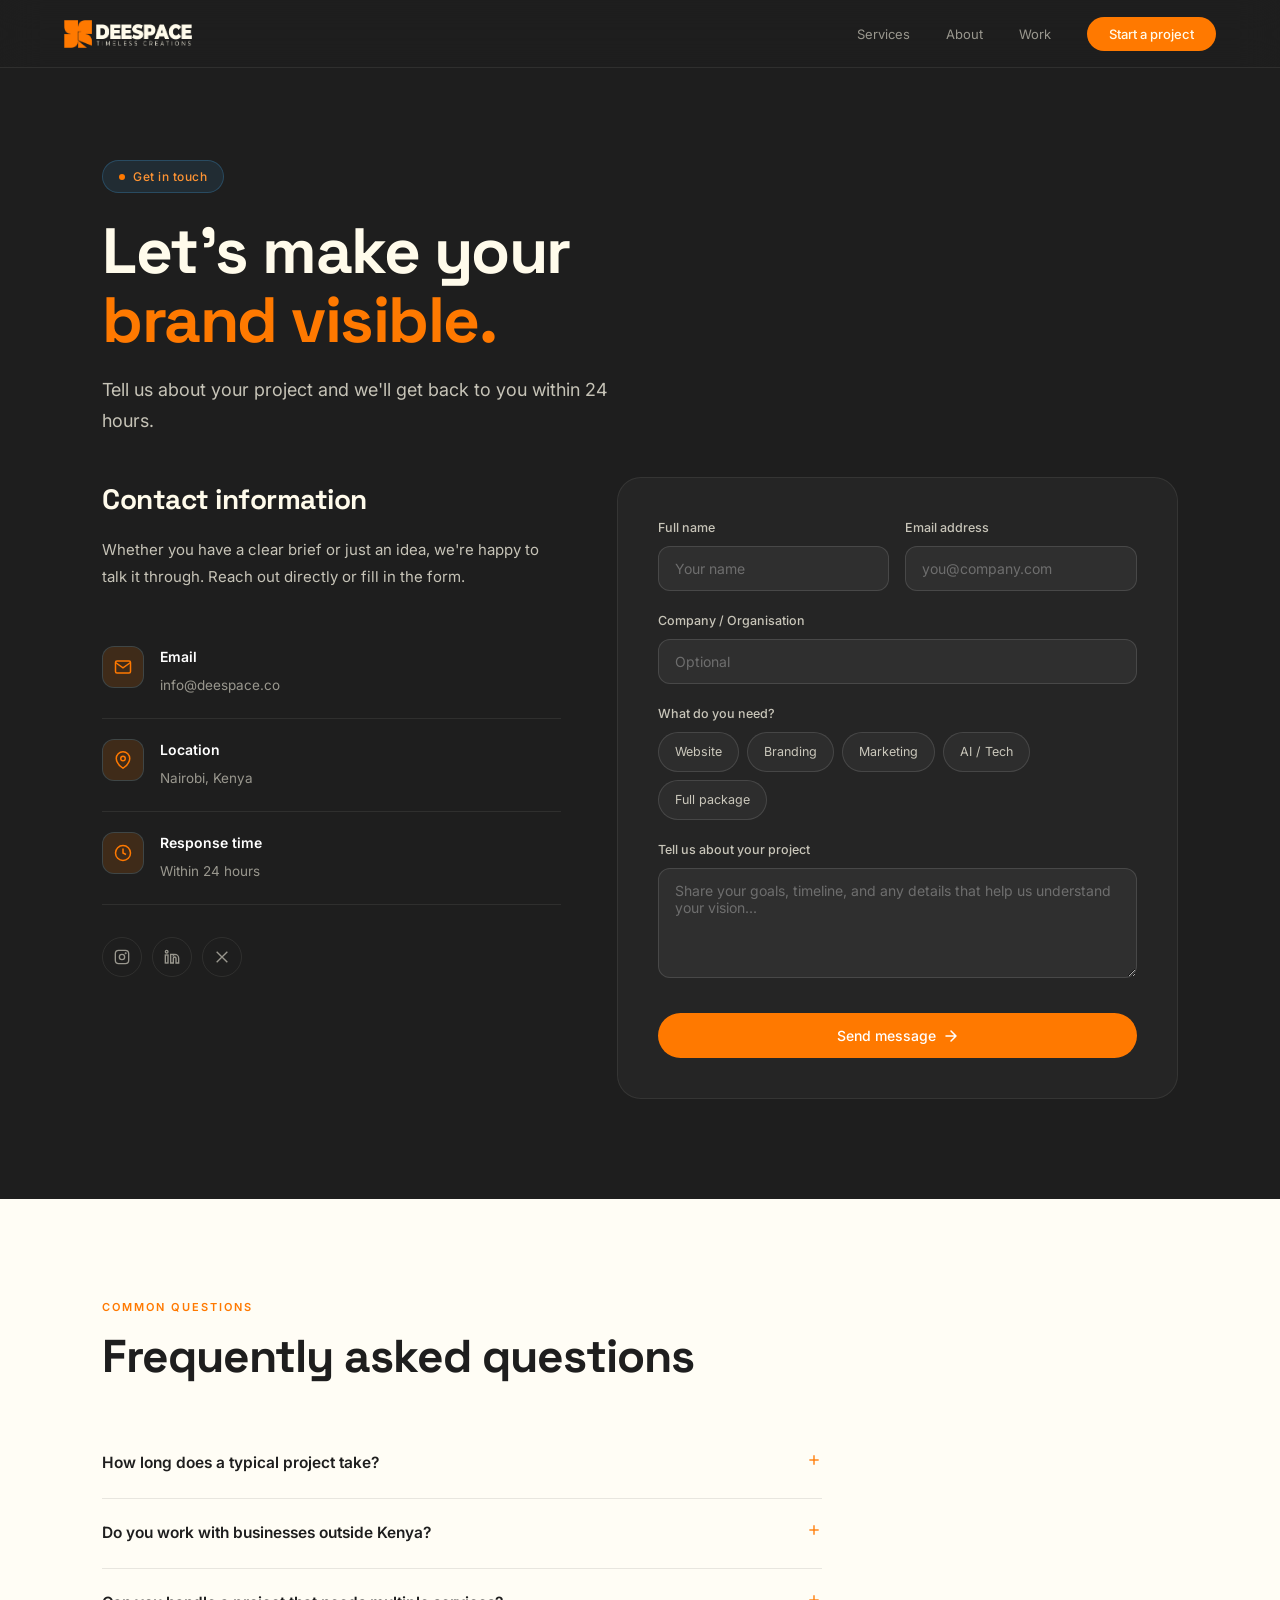
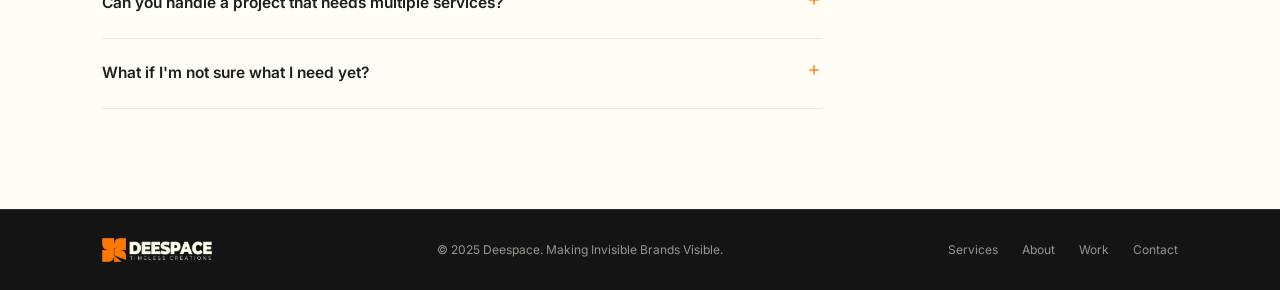
<file: contact.html>
<!DOCTYPE html>
<html lang="en">
<head>
<meta charset="UTF-8" />
<meta name="viewport" content="width=device-width, initial-scale=1.0" />
<title>Contact — Deespace</title>
<link href="https://fonts.googleapis.com/css2?family=Space+Grotesk:wght@300;400;500;600;700&family=Inter:wght@300;400;500&display=swap" rel="stylesheet" />
<link rel="stylesheet" href="deespace-shared.css" />
<style>
  #contact-main {
    position: relative; z-index: 1;
    padding: 0 8% 100px;
  }
  .contact-grid {
    display: grid;
    grid-template-columns: 0.9fr 1.1fr;
    gap: 56px;
  }

  /* LEFT — info */
  .contact-info h2 {
    font-family: var(--display);
    font-size: 28px; font-weight: 700;
    margin-bottom: 16px; letter-spacing: -0.5px;
  }
  .contact-info > p { font-size: 15px; color: var(--text-soft); line-height: 1.75; margin-bottom: 36px; }

  .contact-method {
    display: flex; gap: 16px; align-items: flex-start;
    padding: 20px 0;
    border-bottom: 1px solid var(--border-dark);
  }
  .contact-method:last-of-type { border-bottom: none; }
  .cm-icon {
    width: 42px; height: 42px; border-radius: 12px;
    background: var(--blue-glow);
    border: 1px solid rgba(62,146,204,0.25);
    display: flex; align-items: center; justify-content: center;
    color: var(--blue); flex-shrink: 0;
  }
  .cm-text h4 { font-size: 14px; font-weight: 600; color: #fff; margin-bottom: 4px; }
  .cm-text a, .cm-text span { font-size: 13.5px; color: var(--text-muted); text-decoration: none; }
  .cm-text a:hover { color: var(--blue-light); }

  .social-row { display: flex; gap: 10px; margin-top: 32px; }
  .social-icon-btn {
    width: 40px; height: 40px; border-radius: 50%;
    border: 1px solid var(--border-dark);
    display: flex; align-items: center; justify-content: center;
    color: var(--text-muted); text-decoration: none;
    transition: border-color 0.2s, color 0.2s;
  }
  .social-icon-btn:hover { border-color: var(--blue); color: var(--blue-light); }

  /* RIGHT — form */
  .contact-form-card {
    background: rgba(255,255,255,0.03);
    border: 1px solid var(--border-dark);
    border-radius: 24px;
    padding: 40px;
  }
  .form-group { margin-bottom: 20px; }
  .form-group label {
    display: block; font-size: 12.5px; font-weight: 500;
    color: var(--text-soft); margin-bottom: 8px;
  }
  .form-row-2 { display: grid; grid-template-columns: 1fr 1fr; gap: 16px; }
  .form-input, .form-select, .form-textarea {
    width: 100%;
    background: rgba(255,255,255,0.05);
    border: 1px solid rgba(255,255,255,0.12);
    border-radius: 12px;
    padding: 13px 16px;
    font-size: 14px; color: #fff;
    font-family: var(--body);
    outline: none;
    transition: border-color 0.2s, background 0.2s;
  }
  .form-input::placeholder, .form-textarea::placeholder { color: rgba(255,255,255,0.3); }
  .form-input:focus, .form-select:focus, .form-textarea:focus {
    border-color: var(--blue); background: rgba(62,146,204,0.07);
  }
  .form-textarea { resize: vertical; min-height: 110px; }
  .service-chips { display: flex; flex-wrap: wrap; gap: 8px; }
  .service-chip {
    padding: 9px 16px; border-radius: 999px;
    border: 1px solid rgba(255,255,255,0.12);
    background: rgba(255,255,255,0.04);
    font-size: 12.5px; color: var(--text-soft);
    cursor: pointer; transition: all 0.2s;
  }
  .service-chip.selected { background: var(--orange); border-color: var(--orange); color: #fff; }
  .submit-btn { width: 100%; justify-content: center; margin-top: 8px; background: var(--orange); }

  .form-success {
    display: none; text-align: center; padding: 40px 0;
  }
  .form-success .check-circle {
    width: 56px; height: 56px; border-radius: 50%;
    background: rgba(255, 121, 0, 0.15);
    display: flex; align-items: center; justify-content: center;
    margin: 0 auto 20px; color: var(--orange);
  }
  .form-success h3 { font-size: 18px; margin-bottom: 8px; }
  .form-success p { font-size: 13.5px; color: var(--text-muted); }

  /* ── FAQ ── */
  #faq {
    position: relative; z-index: 1;
    background: var(--off-white);
    padding: 100px 8%;
    color: var(--charcoal);
  }
  .faq-list { max-width: 720px; margin-top: 48px; }
  .faq-item {
    border-bottom: 1px solid var(--border-light);
    padding: 22px 0;
    cursor: pointer;
  }
  .faq-q { display: flex; justify-content: space-between; align-items: center; font-size: 15.5px; font-weight: 600; color: var(--charcoal); }
  .faq-icon { transition: transform 0.25s; color: var(--blue); flex-shrink: 0; margin-left: 16px; }
  .faq-item.open .faq-icon { transform: rotate(45deg); }
  .faq-a { font-size: 14px; color: #666; line-height: 1.7; max-height: 0; overflow: hidden; transition: max-height 0.3s ease, margin-top 0.3s ease; margin-top: 0; }
  .faq-item.open .faq-a { max-height: 200px; margin-top: 14px; }

  @media (max-width: 900px) {
    .contact-grid { grid-template-columns: 1fr; }
    .form-row-2 { grid-template-columns: 1fr; }
  }
</style>
</head>
<body>

<canvas id="canvas"></canvas>

<nav>
  <a href="index.html" class="nav-logo"><img src="logo.png" alt="Deespace" class="logo-img"></a>
  <ul class="nav-links">
    <li><a href="services.html">Services</a></li>
    <li><a href="about.html">About</a></li>
    <li><a href="work.html">Work</a></li>
    <li><a href="contact.html" class="nav-cta active">Start a project</a></li>
  </ul>
</nav>

<section class="page-hero" style="padding-bottom: 40px;">
  <div class="page-eyebrow">Get in touch</div>
  <h1>Let's make your<br><em>brand visible.</em></h1>
  <p class="page-hero-sub">Tell us about your project and we'll get back to you within 24 hours.</p>
</section>

<section id="contact-main">
  <div class="contact-grid">
    <div class="contact-info reveal">
      <h2>Contact information</h2>
      <p>Whether you have a clear brief or just an idea, we're happy to talk it through. Reach out directly or fill in the form.</p>

      <div class="contact-method">
        <div class="cm-icon"><svg width="18" height="18" viewBox="0 0 24 24" fill="none" stroke="currentColor" stroke-width="2"><path d="M4 4h16c1.1 0 2 .9 2 2v12c0 1.1-.9 2-2 2H4c-1.1 0-2-.9-2-2V6c0-1.1.9-2 2-2z"/><polyline points="22,6 12,13 2,6"/></svg></div>
        <div class="cm-text">
          <h4>Email</h4>
          <a href="mailto:info@deespace.co">info@deespace.co</a>
        </div>
      </div>
      <div class="contact-method">
        <div class="cm-icon"><svg width="18" height="18" viewBox="0 0 24 24" fill="none" stroke="currentColor" stroke-width="2"><path d="M21 10c0 7-9 13-9 13s-9-6-9-13a9 9 0 0 1 18 0z"/><circle cx="12" cy="10" r="3"/></svg></div>
        <div class="cm-text">
          <h4>Location</h4>
          <span>Nairobi, Kenya</span>
        </div>
      </div>
      <div class="contact-method">
        <div class="cm-icon"><svg width="18" height="18" viewBox="0 0 24 24" fill="none" stroke="currentColor" stroke-width="2"><circle cx="12" cy="12" r="10"/><polyline points="12 6 12 12 16 14"/></svg></div>
        <div class="cm-text">
          <h4>Response time</h4>
          <span>Within 24 hours</span>
        </div>
      </div>

      <div class="social-row">
        <a href="#" class="social-icon-btn" aria-label="Instagram"><svg width="16" height="16" viewBox="0 0 24 24" fill="none" stroke="currentColor" stroke-width="2"><rect x="2" y="2" width="20" height="20" rx="5"/><circle cx="12" cy="12" r="4"/><circle cx="17.5" cy="6.5" r="0.5" fill="currentColor"/></svg></a>
        <a href="#" class="social-icon-btn" aria-label="LinkedIn"><svg width="16" height="16" viewBox="0 0 24 24" fill="none" stroke="currentColor" stroke-width="2"><path d="M16 8a6 6 0 0 1 6 6v7h-4v-7a2 2 0 0 0-4 0v7h-4V8h4v1.5A6 6 0 0 1 16 8z"/><rect x="2" y="9" width="4" height="12"/><circle cx="4" cy="4" r="2"/></svg></a>
        <a href="#" class="social-icon-btn" aria-label="X / Twitter"><svg width="16" height="16" viewBox="0 0 24 24" fill="none" stroke="currentColor" stroke-width="2"><path d="M4 4l16 16M20 4L4 20"/></svg></a>
      </div>
    </div>

    <div class="contact-form-card reveal reveal-delay-2">
      <form id="contactForm">
        <div class="form-row-2">
          <div class="form-group">
            <label>Full name</label>
            <input class="form-input" type="text" placeholder="Your name" required />
          </div>
          <div class="form-group">
            <label>Email address</label>
            <input class="form-input" type="email" placeholder="you@company.com" required />
          </div>
        </div>
        <div class="form-group">
          <label>Company / Organisation</label>
          <input class="form-input" type="text" placeholder="Optional" />
        </div>
        <div class="form-group">
          <label>What do you need?</label>
          <div class="service-chips">
            <div class="chip-option service-chip" data-value="website">Website</div>
            <div class="chip-option service-chip" data-value="branding">Branding</div>
            <div class="chip-option service-chip" data-value="marketing">Marketing</div>
            <div class="chip-option service-chip" data-value="ai">AI / Tech</div>
            <div class="chip-option service-chip" data-value="full">Full package</div>
          </div>
        </div>
        <div class="form-group">
          <label>Tell us about your project</label>
          <textarea class="form-textarea" placeholder="Share your goals, timeline, and any details that help us understand your vision..."></textarea>
        </div>
        <button type="submit" class="btn-primary submit-btn">Send message
          <svg width="14" height="14" viewBox="0 0 14 14" fill="none"><path d="M2 7h10M7 2l5 5-5 5" stroke="currentColor" stroke-width="1.5" stroke-linecap="round" stroke-linejoin="round"/></svg>
        </button>
      </form>
      <div class="form-success" id="formSuccess">
        <div class="check-circle"><svg width="24" height="24" viewBox="0 0 24 24" fill="none" stroke="currentColor" stroke-width="2"><polyline points="20 6 9 17 4 12"/></svg></div>
        <h3>Message sent</h3>
        <p>Thanks for reaching out — we'll be in touch within 24 hours.</p>
      </div>
    </div>
  </div>
</section>

<section id="faq">
  <div class="section-eyebrow">Common questions</div>
  <h2 class="section-title" style="color:var(--charcoal)">Frequently asked questions</h2>
  <div class="faq-list">
    <div class="faq-item reveal">
      <div class="faq-q">How long does a typical project take?<div class="faq-icon"><svg width="16" height="16" viewBox="0 0 24 24" fill="none" stroke="currentColor" stroke-width="2"><line x1="12" y1="5" x2="12" y2="19"/><line x1="5" y1="12" x2="19" y2="12"/></svg></div></div>
      <div class="faq-a">It depends on scope — a simple website typically takes 2–4 weeks, while full branding and web projects can take 4–8 weeks. We'll give you a clear timeline after our first conversation.</div>
    </div>
    <div class="faq-item reveal">
      <div class="faq-q">Do you work with businesses outside Kenya?<div class="faq-icon"><svg width="16" height="16" viewBox="0 0 24 24" fill="none" stroke="currentColor" stroke-width="2"><line x1="12" y1="5" x2="12" y2="19"/><line x1="5" y1="12" x2="19" y2="12"/></svg></div></div>
      <div class="faq-a">Yes. While we're based in Nairobi and focused on Africa's growth, we work with clients anywhere — everything is delivered remotely with clear communication.</div>
    </div>
    <div class="faq-item reveal">
      <div class="faq-q">Can you handle a project that needs multiple services?<div class="faq-icon"><svg width="16" height="16" viewBox="0 0 24 24" fill="none" stroke="currentColor" stroke-width="2"><line x1="12" y1="5" x2="12" y2="19"/><line x1="5" y1="12" x2="19" y2="12"/></svg></div></div>
      <div class="faq-a">Absolutely — that's exactly what Deespace was built for. Our team covers web development, design, marketing, and AI/tech under one roof, so multi-service projects are handled by one cohesive team.</div>
    </div>
    <div class="faq-item reveal">
      <div class="faq-q">What if I'm not sure what I need yet?<div class="faq-icon"><svg width="16" height="16" viewBox="0 0 24 24" fill="none" stroke="currentColor" stroke-width="2"><line x1="12" y1="5" x2="12" y2="19"/><line x1="5" y1="12" x2="19" y2="12"/></svg></div></div>
      <div class="faq-a">That's completely fine. Reach out anyway — our discovery process is designed to help you clarify your goals before we recommend a solution.</div>
    </div>
  </div>
</section>

<footer>
  <div class="footer-logo"><img src="logo.png" alt="Deespace" class="logo-img footer-logo-img"></div>
  <div class="footer-copy">© 2025 Deespace. Making Invisible Brands Visible.</div>
  <div class="footer-links">
    <a href="services.html">Services</a>
    <a href="about.html">About</a>
    <a href="work.html">Work</a>
    <a href="contact.html">Contact</a>
  </div>
</footer>

<script src="deespace-shared.js"></script>
<script>
  // Service chip selection
  document.querySelectorAll('.service-chip').forEach(chip => {
    chip.addEventListener('click', () => chip.classList.toggle('selected'));
  });

  // FAQ accordion
  document.querySelectorAll('.faq-item').forEach(item => {
    item.addEventListener('click', () => {
      const wasOpen = item.classList.contains('open');
      document.querySelectorAll('.faq-item').forEach(i => i.classList.remove('open'));
      if (!wasOpen) item.classList.add('open');
    });
  });

  // Form submit (demo only)
  document.getElementById('contactForm').addEventListener('submit', function(e) {
    e.preventDefault();
    this.style.display = 'none';
    document.getElementById('formSuccess').style.display = 'block';
  });
</script>
</body>
</html>
</file>
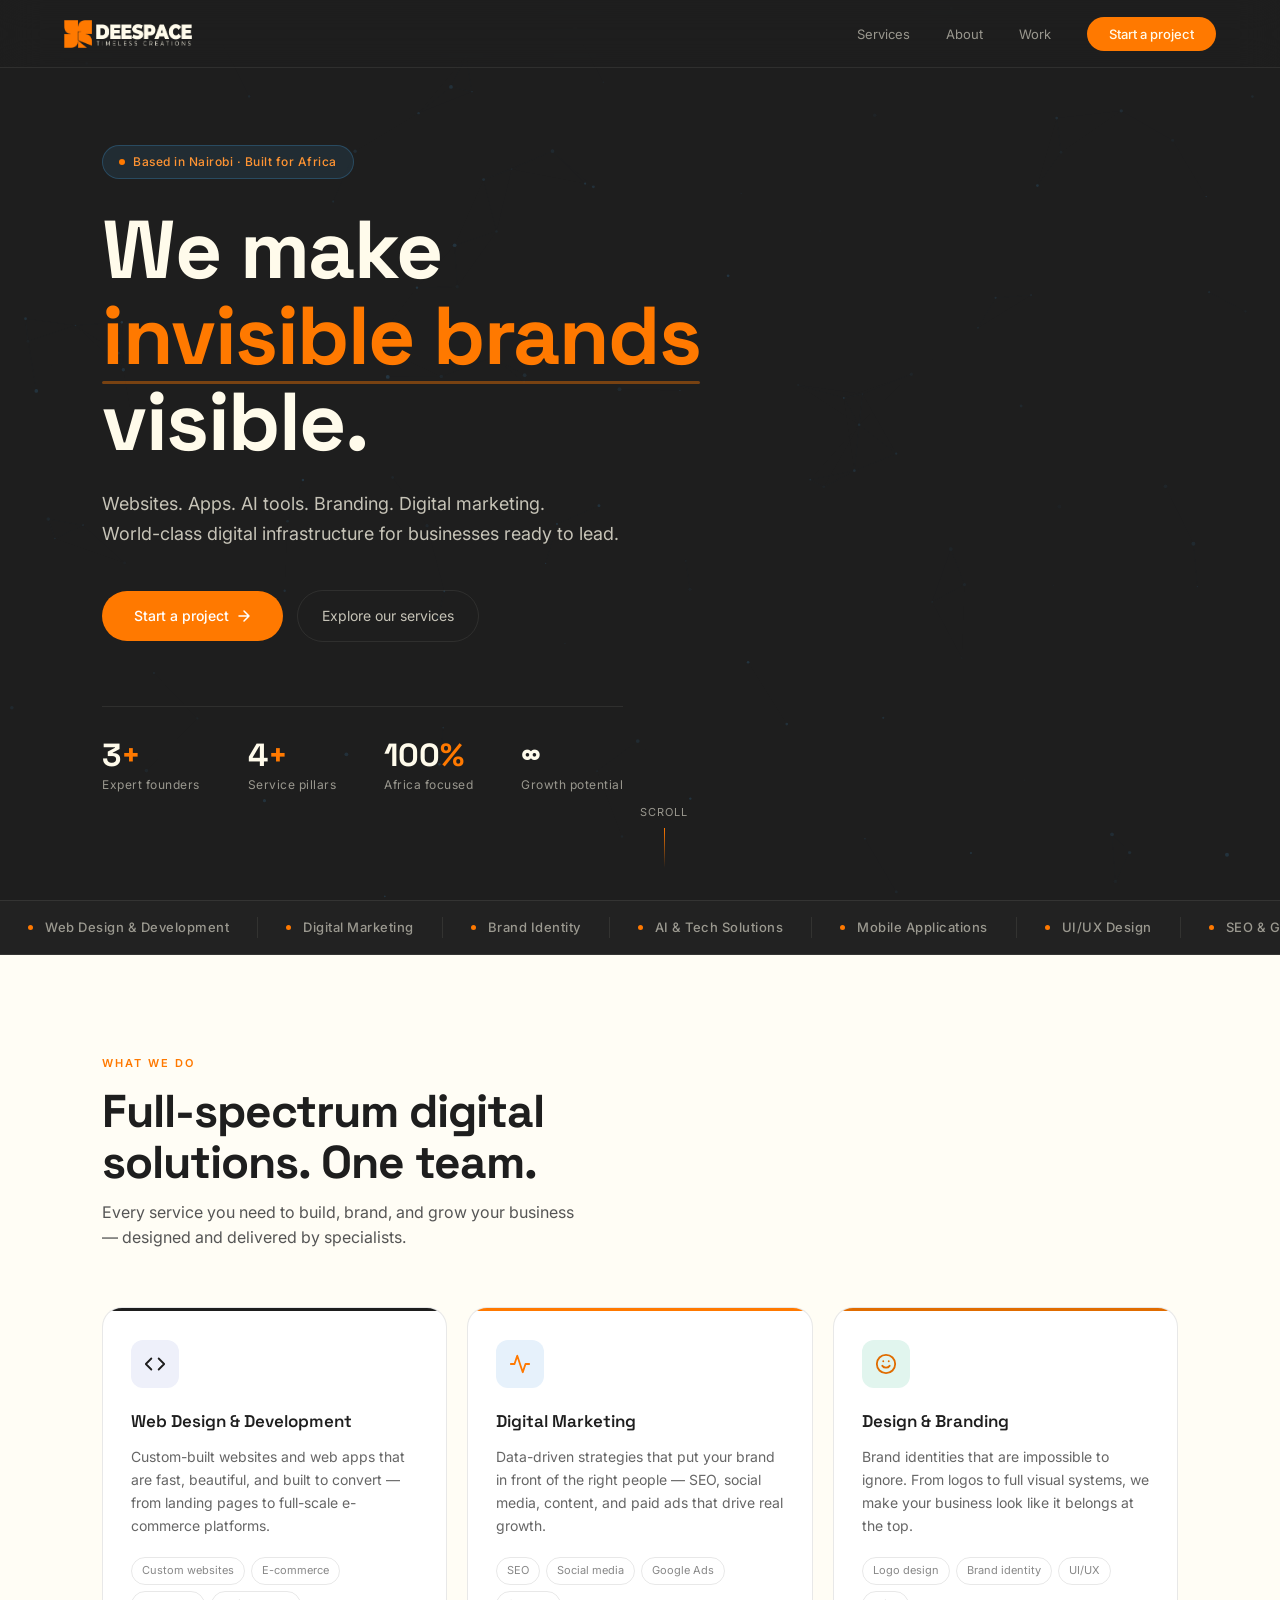
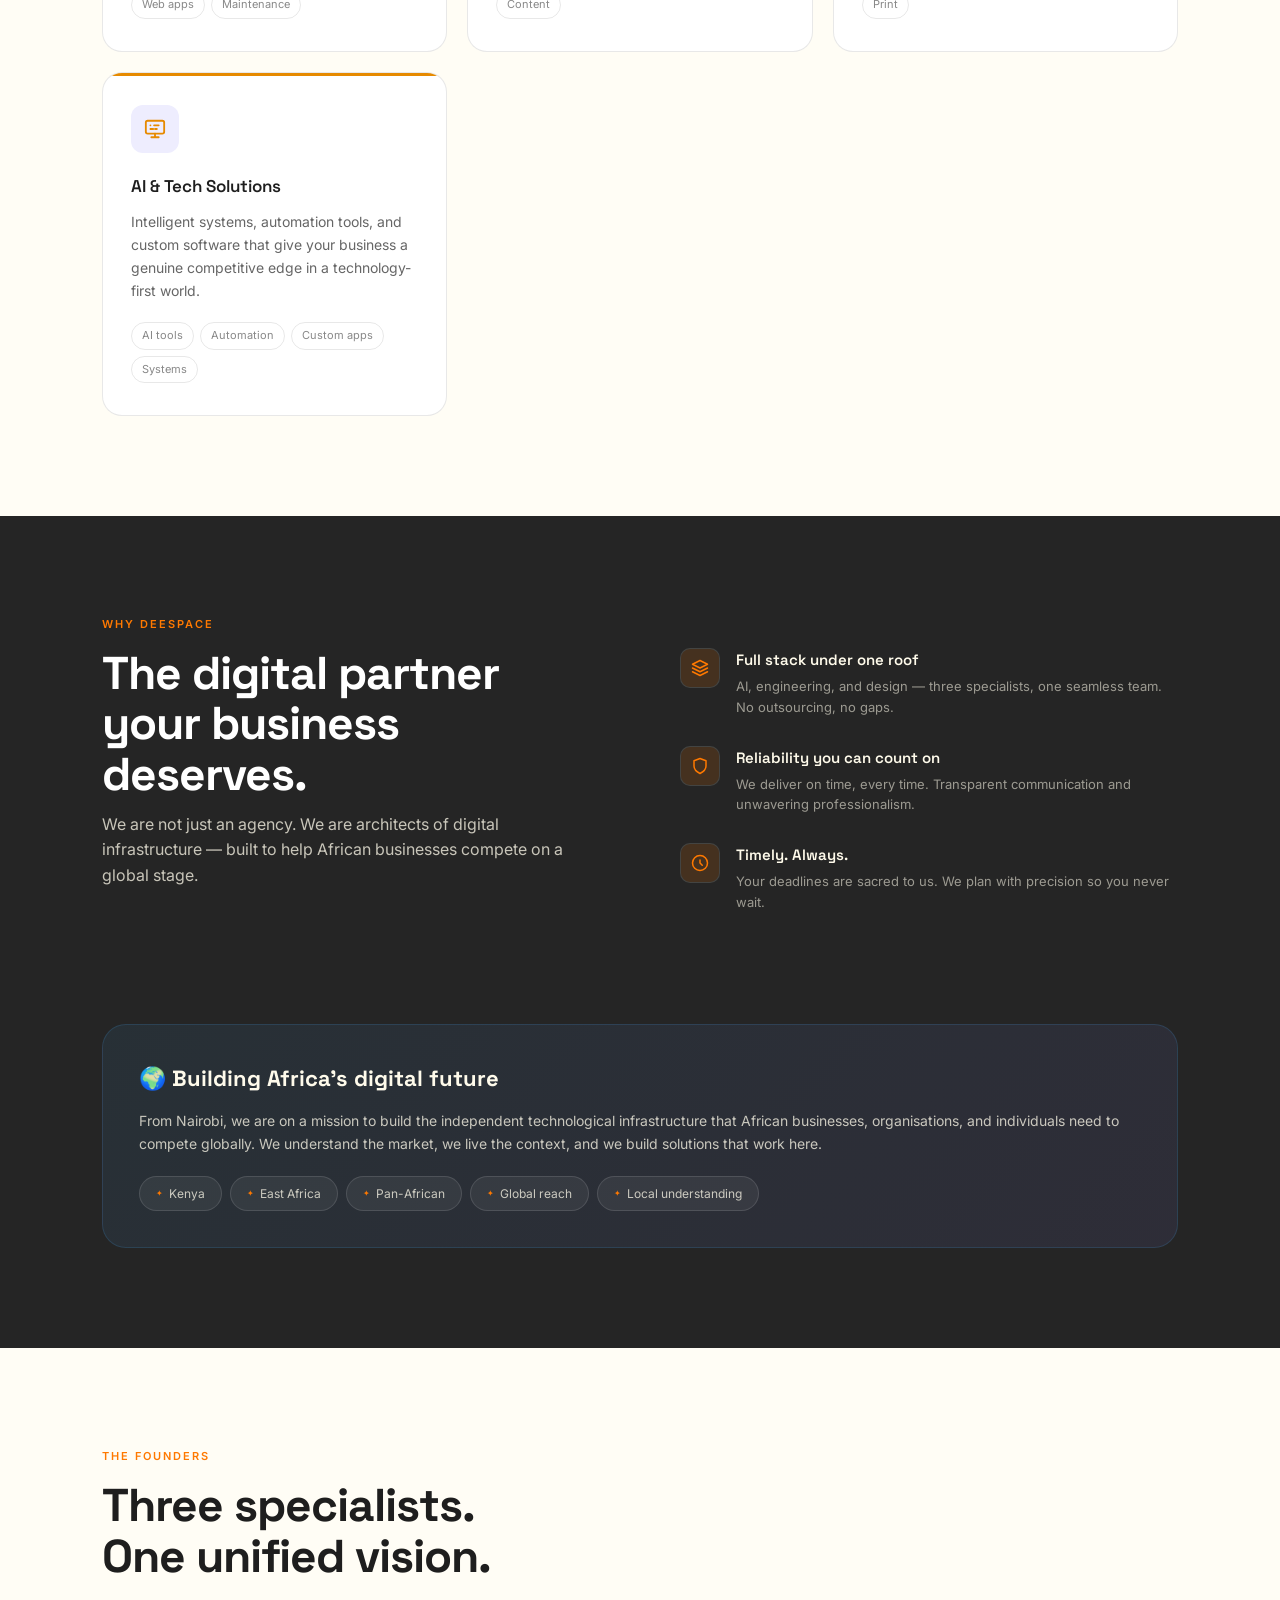
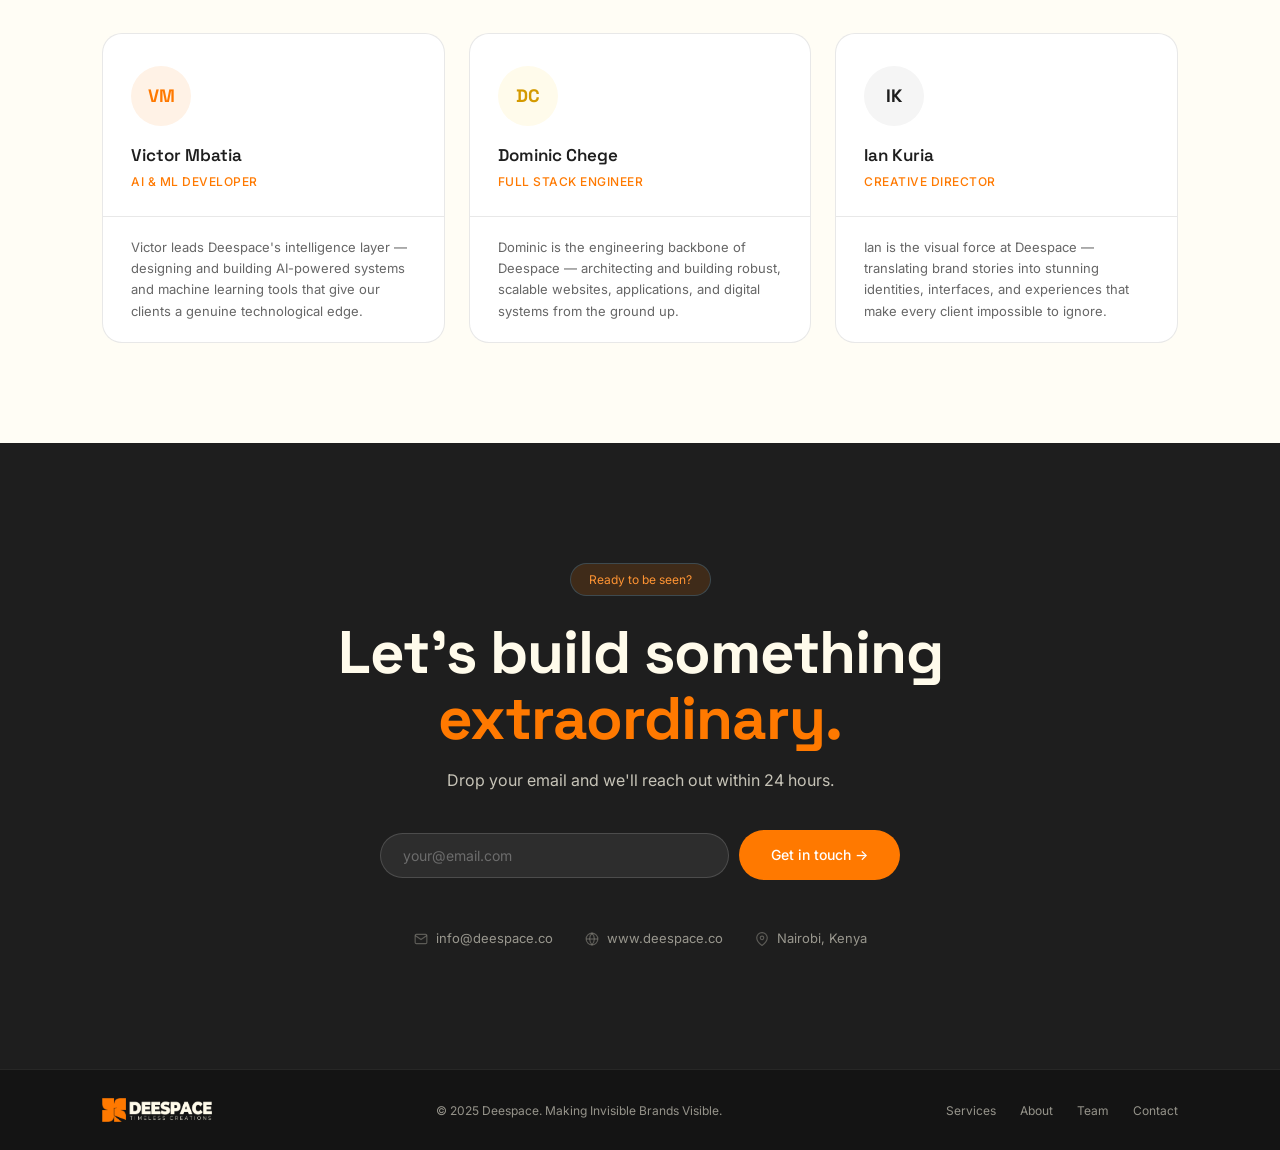
<file: deespace_homepage.html>
<!DOCTYPE html>
<html lang="en">
<head>
<meta charset="UTF-8" />
<meta name="viewport" content="width=device-width, initial-scale=1.0" />
<title>Deespace — Making Invisible Brands Visible</title>
<link href="https://fonts.googleapis.com/css2?family=Space+Grotesk:wght@300;400;500;600;700&family=Inter:wght@300;400;500&display=swap" rel="stylesheet" />
<style>
  *, *::before, *::after { box-sizing: border-box; margin: 0; padding: 0; }

  :root {
    /* Brand color definitions */
    --charcoal: #1E1E1E;
    --charcoal-mid: #252525;
    --charcoal-light: #2D2D2D;
    --orange: #FF7900;
    --orange-light: #FF9433;
    --orange-glow: rgba(255, 121, 0, 0.15);
    --cream: #FFFBEB;
    --cream-soft: #FFFDF5;

    /* Color system mapping */
    --navy: var(--charcoal);
    --navy-mid: var(--charcoal-mid);
    --navy-light: var(--charcoal-light);
    --blue: var(--orange);
    --blue-light: var(--orange-light);
    --blue-glow: var(--orange-glow);
    --green: #E06C00;
    --purple: #E68A00;
    --white: var(--cream);
    --off-white: var(--cream-soft);
    --text-muted: rgba(255, 251, 235, 0.55);
    --text-soft: rgba(255, 251, 235, 0.75);
    --border-dark: rgba(255, 251, 235, 0.08);
    --border-light: rgba(30, 30, 30, 0.1);
    --display: 'Space Grotesk', sans-serif;
    --body: 'Inter', sans-serif;
  }

  html { scroll-behavior: smooth; }

  body {
    font-family: var(--body);
    background: var(--navy);
    color: var(--white);
    overflow-x: hidden;
    line-height: 1.6;
  }

  /* ── CANVAS ── */
  #canvas {
    position: fixed; top: 0; left: 0;
    width: 100%; height: 100%;
    pointer-events: none; z-index: 0;
    opacity: 0.35;
  }

  /* ── NAV ── */
  nav {
    position: fixed; top: 0; left: 0; right: 0;
    z-index: 100;
    padding: 0 5%;
    display: flex; align-items: center; justify-content: space-between;
    height: 68px;
    background: rgba(30, 30, 30, 0.7);
    backdrop-filter: blur(20px);
    border-bottom: 1px solid var(--border-dark);
    transition: background 0.3s;
  }
  .nav-logo {
    display: block;
    text-decoration: none;
  }
  .logo-img {
    height: 28px;
    width: auto;
    display: block;
  }
  .nav-links {
    display: flex; align-items: center; gap: 36px;
    list-style: none;
  }
  .nav-links a {
    font-family: var(--body);
    font-size: 13px; font-weight: 400;
    color: var(--text-muted);
    text-decoration: none;
    transition: color 0.2s;
  }
  .nav-links a:hover { color: var(--white); }
  .nav-cta {
    background: var(--blue);
    color: var(--white) !important;
    padding: 9px 22px;
    border-radius: 999px;
    font-size: 13px !important;
    font-weight: 500 !important;
    transition: background 0.2s, transform 0.15s !important;
  }
  .nav-cta:hover { background: var(--blue-light) !important; transform: translateY(-1px); }

  /* ── HERO ── */
  #hero {
    position: relative; z-index: 1;
    min-height: 100vh;
    display: flex; flex-direction: column;
    align-items: flex-start; justify-content: center;
    padding: 120px 8% 80px;
  }
  .hero-eyebrow {
    display: inline-flex; align-items: center; gap: 8px;
    background: rgba(62,146,204,0.12);
    border: 1px solid rgba(62,146,204,0.3);
    border-radius: 999px;
    padding: 6px 16px;
    font-size: 12px; font-weight: 500;
    color: var(--blue-light);
    letter-spacing: 0.5px;
    margin-bottom: 28px;
    opacity: 0; animation: fadeUp 0.8s 0.2s forwards;
  }
  .hero-eyebrow::before {
    content: ''; width: 6px; height: 6px;
    background: var(--blue); border-radius: 50%;
    animation: pulse 2s infinite;
  }
  @keyframes pulse { 0%,100%{opacity:1;transform:scale(1)} 50%{opacity:0.4;transform:scale(1.4)} }

  h1 {
    font-family: var(--display);
    font-size: clamp(42px, 7vw, 82px);
    font-weight: 700;
    line-height: 1.05;
    letter-spacing: -1.5px;
    margin-bottom: 24px;
    max-width: 820px;
    opacity: 0; animation: fadeUp 0.9s 0.35s forwards;
  }
  h1 em {
    font-style: normal;
    color: var(--blue);
    position: relative;
  }
  h1 em::after {
    content: '';
    position: absolute; bottom: 4px; left: 0; right: 0;
    height: 3px; background: var(--blue);
    opacity: 0.4; border-radius: 2px;
  }

  .hero-sub {
    font-size: clamp(15px, 1.8vw, 18px);
    color: var(--text-soft);
    max-width: 520px;
    line-height: 1.7;
    margin-bottom: 40px;
    opacity: 0; animation: fadeUp 0.9s 0.5s forwards;
  }

  .hero-actions {
    display: flex; gap: 14px; align-items: center; flex-wrap: wrap;
    margin-bottom: 64px;
    opacity: 0; animation: fadeUp 0.9s 0.65s forwards;
  }
  .btn-primary {
    background: var(--blue);
    color: #fff;
    padding: 14px 32px;
    border-radius: 999px;
    font-family: var(--body);
    font-size: 14px; font-weight: 500;
    text-decoration: none;
    transition: background 0.2s, transform 0.15s, box-shadow 0.2s;
    display: inline-flex; align-items: center; gap: 8px;
  }
  .btn-primary:hover { background: var(--blue-light); transform: translateY(-2px); box-shadow: 0 8px 24px rgba(62,146,204,0.35); }
  .btn-ghost {
    color: var(--text-soft);
    padding: 14px 24px;
    border-radius: 999px;
    font-size: 14px; font-weight: 400;
    text-decoration: none;
    border: 1px solid var(--border-dark);
    transition: border-color 0.2s, color 0.2s, transform 0.15s;
    display: inline-flex; align-items: center; gap: 8px;
  }
  .btn-ghost:hover { border-color: rgba(255,255,255,0.25); color: var(--white); transform: translateY(-2px); }

  .hero-stats {
    display: flex; gap: 48px; flex-wrap: wrap;
    border-top: 1px solid var(--border-dark);
    padding-top: 32px;
    opacity: 0; animation: fadeUp 0.9s 0.8s forwards;
  }
  .stat-item {}
  .stat-num {
    font-family: var(--display);
    font-size: 32px; font-weight: 700;
    color: var(--white);
    line-height: 1;
    margin-bottom: 4px;
  }
  .stat-num span { color: var(--blue); }
  .stat-label { font-size: 12px; color: var(--text-muted); letter-spacing: 0.5px; }

  .scroll-hint {
    position: absolute; bottom: 32px; left: 50%; transform: translateX(-50%);
    display: flex; flex-direction: column; align-items: center; gap: 6px;
    opacity: 0; animation: fadeUp 1s 1.2s forwards;
  }
  .scroll-hint span { font-size: 11px; color: var(--text-muted); letter-spacing: 1px; }
  .scroll-line {
    width: 1px; height: 40px;
    background: linear-gradient(to bottom, var(--blue), transparent);
    animation: scrollLine 1.8s ease-in-out infinite;
  }
  @keyframes scrollLine { 0%{opacity:0;transform:scaleY(0);transform-origin:top} 50%{opacity:1;transform:scaleY(1)} 100%{opacity:0;transform:scaleY(1);transform-origin:bottom} }

  /* ── MARQUEE ── */
  .marquee-wrap {
    position: relative; z-index: 1;
    border-top: 1px solid var(--border-dark);
    border-bottom: 1px solid var(--border-dark);
    background: rgba(255,255,255,0.02);
    overflow: hidden; padding: 16px 0;
  }
  .marquee-track {
    display: flex; gap: 0;
    animation: marquee 28s linear infinite;
    white-space: nowrap;
  }
  .marquee-track:hover { animation-play-state: paused; }
  .marquee-item {
    display: inline-flex; align-items: center; gap: 12px;
    padding: 0 28px;
    font-size: 13px; font-weight: 500;
    color: var(--text-muted);
    letter-spacing: 0.5px;
    border-right: 1px solid var(--border-dark);
    white-space: nowrap;
  }
  .marquee-dot { width: 5px; height: 5px; background: var(--blue); border-radius: 50%; flex-shrink: 0; }
  @keyframes marquee { 0%{transform:translateX(0)} 100%{transform:translateX(-50%)} }

  /* ── SERVICES ── */
  #services {
    position: relative; z-index: 1;
    background: var(--off-white);
    padding: 100px 8%;
    color: var(--charcoal);
  }
  .section-eyebrow {
    font-size: 11px; font-weight: 600;
    letter-spacing: 2px;
    color: var(--blue);
    text-transform: uppercase;
    margin-bottom: 14px;
  }
  .section-title {
    font-family: var(--display);
    font-size: clamp(28px, 4vw, 46px);
    font-weight: 700;
    letter-spacing: -1px;
    color: var(--charcoal);
    line-height: 1.1;
    margin-bottom: 12px;
  }
  .section-sub {
    font-size: 16px; color: #555;
    max-width: 480px; line-height: 1.6;
    margin-bottom: 56px;
  }
  .services-grid {
    display: grid;
    grid-template-columns: repeat(auto-fit, minmax(260px, 1fr));
    gap: 20px;
  }
  .service-card {
    background: #fff;
    border: 1px solid var(--border-light);
    border-radius: 20px;
    padding: 32px 28px;
    transition: transform 0.25s, box-shadow 0.25s;
    cursor: default;
    position: relative; overflow: hidden;
  }
  .service-card::before {
    content: '';
    position: absolute; top: 0; left: 0; right: 0;
    height: 3px;
    border-radius: 20px 20px 0 0;
  }
  .service-card:nth-child(1)::before { background: var(--navy); }
  .service-card:nth-child(2)::before { background: var(--blue); }
  .service-card:nth-child(3)::before { background: var(--green); }
  .service-card:nth-child(4)::before { background: var(--purple); }
  .service-card:hover { transform: translateY(-6px); box-shadow: 0 20px 48px rgba(0,0,0,0.1); }
  .service-icon-wrap {
    width: 48px; height: 48px; border-radius: 12px;
    display: flex; align-items: center; justify-content: center;
    margin-bottom: 20px; font-size: 22px;
  }
  .service-card:nth-child(1) .service-icon-wrap { background: #eef0fa; color: var(--navy); }
  .service-card:nth-child(2) .service-icon-wrap { background: #e6f1fb; color: var(--blue); }
  .service-card:nth-child(3) .service-icon-wrap { background: #e1f5ee; color: var(--green); }
  .service-card:nth-child(4) .service-icon-wrap { background: #eeedfe; color: var(--purple); }
  .service-name {
    font-family: var(--display);
    font-size: 17px; font-weight: 600;
    color: var(--charcoal); margin-bottom: 10px;
  }
  .service-desc { font-size: 14px; color: #666; line-height: 1.65; margin-bottom: 20px; }
  .service-tags { display: flex; flex-wrap: wrap; gap: 6px; }
  .tag {
    font-size: 11px; padding: 4px 10px;
    border-radius: 999px;
    border: 1px solid var(--border-light);
    color: #888;
  }

  /* ── WHY US ── */
  #why {
    position: relative; z-index: 1;
    background: var(--navy-mid);
    padding: 100px 8%;
  }
  .why-grid {
    display: grid;
    grid-template-columns: 1fr 1fr;
    gap: 80px; align-items: center;
  }
  .why-left .section-title { color: #fff; }
  .why-left .section-sub { color: var(--text-soft); }
  .why-points { display: flex; flex-direction: column; gap: 28px; }
  .why-point {
    display: flex; gap: 16px; align-items: flex-start;
  }
  .why-icon {
    width: 40px; height: 40px; border-radius: 10px;
    background: var(--blue-glow);
    border: 1px solid rgba(62,146,204,0.2);
    display: flex; align-items: center; justify-content: center;
    font-size: 18px; flex-shrink: 0;
    color: var(--blue);
  }
  .why-text h4 {
    font-family: var(--display);
    font-size: 15px; font-weight: 600;
    margin-bottom: 4px; color: var(--white);
  }
  .why-text p { font-size: 13px; color: var(--text-muted); line-height: 1.6; }

  .africa-card {
    background: linear-gradient(135deg, rgba(62,146,204,0.1), rgba(127,119,221,0.1));
    border: 1px solid rgba(62,146,204,0.2);
    border-radius: 24px;
    padding: 36px;
  }
  .africa-card h3 {
    font-family: var(--display);
    font-size: 22px; font-weight: 700;
    margin-bottom: 12px; color: var(--white);
  }
  .africa-card p { font-size: 14px; color: var(--text-soft); line-height: 1.7; margin-bottom: 20px; }
  .africa-pills { display: flex; flex-wrap: wrap; gap: 8px; }
  .africa-pill {
    background: rgba(255,255,255,0.06);
    border: 1px solid rgba(255,255,255,0.12);
    border-radius: 999px;
    padding: 7px 16px;
    font-size: 12px; color: var(--text-soft);
    display: flex; align-items: center; gap: 6px;
  }
  .africa-pill::before { content: '✦'; font-size: 8px; color: var(--blue); }

  /* ── TEAM ── */
  #team {
    position: relative; z-index: 1;
    background: var(--off-white);
    padding: 100px 8%;
    color: var(--charcoal);
  }
  .team-grid {
    display: grid;
    grid-template-columns: repeat(3, 1fr);
    gap: 24px; margin-top: 52px;
  }
  .team-card {
    background: #fff;
    border: 1px solid var(--border-light);
    border-radius: 20px; overflow: hidden;
    transition: transform 0.25s, box-shadow 0.25s;
  }
  .team-card:hover { transform: translateY(-5px); box-shadow: 0 16px 40px rgba(0,0,0,0.08); }
  .team-card-top {
    padding: 32px 28px 24px;
    border-bottom: 1px solid var(--border-light);
  }
  .avatar {
    width: 60px; height: 60px; border-radius: 50%;
    display: flex; align-items: center; justify-content: center;
    font-family: var(--display);
    font-size: 18px; font-weight: 700;
    margin-bottom: 16px;
  }
  .team-card:nth-child(1) .avatar { background: #fff2e6; color: var(--orange); }
  .team-card:nth-child(2) .avatar { background: #fffbeb; color: #d49a00; }
  .team-card:nth-child(3) .avatar { background: #f5f5f5; color: var(--charcoal); }
  .team-name {
    font-family: var(--display);
    font-size: 17px; font-weight: 600;
    color: var(--charcoal); margin-bottom: 3px;
  }
  .team-role {
    font-size: 12px; color: var(--blue);
    font-weight: 500; text-transform: uppercase;
    letter-spacing: 0.5px;
  }
  .team-card-bottom { padding: 20px 28px; }
  .team-bio { font-size: 13px; color: #666; line-height: 1.65; }

  /* ── CTA ── */
  #cta {
    position: relative; z-index: 1;
    background: var(--navy);
    padding: 120px 8%;
    text-align: center;
  }
  .cta-badge {
    display: inline-block;
    background: var(--blue-glow);
    border: 1px solid rgba(62,146,204,0.3);
    border-radius: 999px;
    padding: 6px 18px;
    font-size: 12px; color: var(--blue-light);
    margin-bottom: 24px;
  }
  #cta h2 {
    font-family: var(--display);
    font-size: clamp(32px, 5vw, 60px);
    font-weight: 700;
    line-height: 1.1; letter-spacing: -1px;
    margin-bottom: 16px;
  }
  #cta p { font-size: 16px; color: var(--text-soft); margin-bottom: 36px; }
  .cta-form {
    display: flex; gap: 10px; flex-wrap: wrap;
    justify-content: center; align-items: center;
    max-width: 520px; margin: 0 auto 48px;
  }
  .cta-input {
    flex: 1; min-width: 200px;
    background: rgba(255,255,255,0.07);
    border: 1px solid rgba(255,255,255,0.15);
    border-radius: 999px;
    padding: 13px 22px;
    font-size: 14px; color: #fff;
    font-family: var(--body);
    outline: none;
    transition: border-color 0.2s, background 0.2s;
  }
  .cta-input::placeholder { color: rgba(255,255,255,0.3); }
  .cta-input:focus { border-color: var(--blue); background: rgba(62,146,204,0.08); }
  .cta-contacts {
    display: flex; gap: 32px; justify-content: center;
    flex-wrap: wrap;
  }
  .cta-contact-item {
    display: flex; align-items: center; gap: 8px;
    font-size: 13px; color: var(--text-muted);
    text-decoration: none; transition: color 0.2s;
  }
  .cta-contact-item:hover { color: var(--white); }
  .cta-contact-item svg { opacity: 0.5; }

  /* ── FOOTER ── */
  footer {
    position: relative; z-index: 1;
    background: rgba(0,0,0,0.3);
    border-top: 1px solid var(--border-dark);
    padding: 28px 8%;
    display: flex; align-items: center; justify-content: space-between;
    flex-wrap: wrap; gap: 16px;
  }
  .footer-logo {
    display: block;
  }
  .footer-logo-img {
    height: 24px;
  }
  .footer-copy { font-size: 12px; color: var(--text-muted); }
  .footer-links { display: flex; gap: 24px; }
  .footer-links a { font-size: 12px; color: var(--text-muted); text-decoration: none; transition: color 0.2s; }
  .footer-links a:hover { color: var(--white); }

  /* ── ANIMATIONS ── */
  @keyframes fadeUp {
    from { opacity: 0; transform: translateY(24px); }
    to { opacity: 1; transform: translateY(0); }
  }
  .reveal {
    opacity: 0; transform: translateY(32px);
    transition: opacity 0.7s ease, transform 0.7s ease;
  }
  .reveal.visible { opacity: 1; transform: translateY(0); }
  .reveal-delay-1 { transition-delay: 0.1s; }
  .reveal-delay-2 { transition-delay: 0.2s; }
  .reveal-delay-3 { transition-delay: 0.3s; }
  .reveal-delay-4 { transition-delay: 0.4s; }

  @media (max-width: 768px) {
    .why-grid, .team-grid { grid-template-columns: 1fr; }
    .hero-stats { gap: 28px; }
    nav .nav-links li:not(:last-child) { display: none; }
  }
</style>
</head>
<body>

<!-- Particle canvas -->
<canvas id="canvas"></canvas>

<!-- NAV -->
<nav>
  <a href="#" class="nav-logo"><img src="logo.png" alt="Deespace" class="logo-img"></a>
  <ul class="nav-links">
    <li><a href="services.html">Services</a></li>
    <li><a href="about.html">About</a></li>
    <li><a href="work.html">Work</a></li>
    <li><a href="contact.html" class="nav-cta">Start a project</a></li>
  </ul>
</nav>

<!-- HERO -->
<section id="hero">
  <div class="hero-eyebrow">Based in Nairobi · Built for Africa</div>
  <h1>We make<br><em>invisible brands</em><br>visible.</h1>
  <p class="hero-sub">
    Websites. Apps. AI tools. Branding. Digital marketing.<br>
    World-class digital infrastructure for businesses ready to lead.
  </p>
  <div class="hero-actions">
    <a href="#cta" class="btn-primary">
      Start a project
      <svg width="14" height="14" viewBox="0 0 14 14" fill="none"><path d="M2 7h10M7 2l5 5-5 5" stroke="currentColor" stroke-width="1.5" stroke-linecap="round" stroke-linejoin="round"/></svg>
    </a>
    <a href="#services" class="btn-ghost">Explore our services</a>
  </div>
  <div class="hero-stats">
    <div class="stat-item">
      <div class="stat-num">3<span>+</span></div>
      <div class="stat-label">Expert founders</div>
    </div>
    <div class="stat-item">
      <div class="stat-num">4<span>+</span></div>
      <div class="stat-label">Service pillars</div>
    </div>
    <div class="stat-item">
      <div class="stat-num">100<span>%</span></div>
      <div class="stat-label">Africa focused</div>
    </div>
    <div class="stat-item">
      <div class="stat-num">∞</div>
      <div class="stat-label">Growth potential</div>
    </div>
  </div>
  <div class="scroll-hint">
    <span>SCROLL</span>
    <div class="scroll-line"></div>
  </div>
</section>

<!-- MARQUEE -->
<div class="marquee-wrap">
  <div class="marquee-track">
    <div class="marquee-item"><div class="marquee-dot"></div> Web Design & Development</div>
    <div class="marquee-item"><div class="marquee-dot"></div> Digital Marketing</div>
    <div class="marquee-item"><div class="marquee-dot"></div> Brand Identity</div>
    <div class="marquee-item"><div class="marquee-dot"></div> AI & Tech Solutions</div>
    <div class="marquee-item"><div class="marquee-dot"></div> Mobile Applications</div>
    <div class="marquee-item"><div class="marquee-dot"></div> UI/UX Design</div>
    <div class="marquee-item"><div class="marquee-dot"></div> SEO & Growth</div>
    <div class="marquee-item"><div class="marquee-dot"></div> Africa's Digital Future</div>
    <div class="marquee-item"><div class="marquee-dot"></div> Web Design & Development</div>
    <div class="marquee-item"><div class="marquee-dot"></div> Digital Marketing</div>
    <div class="marquee-item"><div class="marquee-dot"></div> Brand Identity</div>
    <div class="marquee-item"><div class="marquee-dot"></div> AI & Tech Solutions</div>
    <div class="marquee-item"><div class="marquee-dot"></div> Mobile Applications</div>
    <div class="marquee-item"><div class="marquee-dot"></div> UI/UX Design</div>
    <div class="marquee-item"><div class="marquee-dot"></div> SEO & Growth</div>
    <div class="marquee-item"><div class="marquee-dot"></div> Africa's Digital Future</div>
  </div>
</div>

<!-- SERVICES -->
<section id="services">
  <div class="section-eyebrow reveal">What we do</div>
  <h2 class="section-title reveal reveal-delay-1">Full-spectrum digital<br>solutions. One team.</h2>
  <p class="section-sub reveal reveal-delay-2">Every service you need to build, brand, and grow your business — designed and delivered by specialists.</p>
  <div class="services-grid">
    <div class="service-card reveal reveal-delay-1">
      <div class="service-icon-wrap">
        <svg width="22" height="22" viewBox="0 0 24 24" fill="none" stroke="currentColor" stroke-width="2" stroke-linecap="round" stroke-linejoin="round"><polyline points="16 18 22 12 16 6"/><polyline points="8 6 2 12 8 18"/></svg>
      </div>
      <div class="service-name">Web Design & Development</div>
      <p class="service-desc">Custom-built websites and web apps that are fast, beautiful, and built to convert — from landing pages to full-scale e-commerce platforms.</p>
      <div class="service-tags">
        <span class="tag">Custom websites</span>
        <span class="tag">E-commerce</span>
        <span class="tag">Web apps</span>
        <span class="tag">Maintenance</span>
      </div>
    </div>
    <div class="service-card reveal reveal-delay-2">
      <div class="service-icon-wrap">
        <svg width="22" height="22" viewBox="0 0 24 24" fill="none" stroke="currentColor" stroke-width="2" stroke-linecap="round" stroke-linejoin="round"><path d="M22 12h-4l-3 9L9 3l-3 9H2"/></svg>
      </div>
      <div class="service-name">Digital Marketing</div>
      <p class="service-desc">Data-driven strategies that put your brand in front of the right people — SEO, social media, content, and paid ads that drive real growth.</p>
      <div class="service-tags">
        <span class="tag">SEO</span>
        <span class="tag">Social media</span>
        <span class="tag">Google Ads</span>
        <span class="tag">Content</span>
      </div>
    </div>
    <div class="service-card reveal reveal-delay-3">
      <div class="service-icon-wrap">
        <svg width="22" height="22" viewBox="0 0 24 24" fill="none" stroke="currentColor" stroke-width="2" stroke-linecap="round" stroke-linejoin="round"><circle cx="12" cy="12" r="10"/><path d="M8 14s1.5 2 4 2 4-2 4-2"/><line x1="9" y1="9" x2="9.01" y2="9"/><line x1="15" y1="9" x2="15.01" y2="9"/></svg>
      </div>
      <div class="service-name">Design & Branding</div>
      <p class="service-desc">Brand identities that are impossible to ignore. From logos to full visual systems, we make your business look like it belongs at the top.</p>
      <div class="service-tags">
        <span class="tag">Logo design</span>
        <span class="tag">Brand identity</span>
        <span class="tag">UI/UX</span>
        <span class="tag">Print</span>
      </div>
    </div>
    <div class="service-card reveal reveal-delay-4">
      <div class="service-icon-wrap">
        <svg width="22" height="22" viewBox="0 0 24 24" fill="none" stroke="currentColor" stroke-width="2" stroke-linecap="round" stroke-linejoin="round"><rect x="2" y="3" width="20" height="14" rx="2"/><path d="M8 21h8M12 17v4"/><path d="M7 8h.01M11 8h5M7 12h3m2 0h2"/></svg>
      </div>
      <div class="service-name">AI & Tech Solutions</div>
      <p class="service-desc">Intelligent systems, automation tools, and custom software that give your business a genuine competitive edge in a technology-first world.</p>
      <div class="service-tags">
        <span class="tag">AI tools</span>
        <span class="tag">Automation</span>
        <span class="tag">Custom apps</span>
        <span class="tag">Systems</span>
      </div>
    </div>
  </div>
</section>

<!-- WHY US -->
<section id="why">
  <div class="why-grid">
    <div class="why-left">
      <div class="section-eyebrow reveal" style="color:var(--blue)">Why Deespace</div>
      <h2 class="section-title reveal reveal-delay-1">The digital partner<br>your business deserves.</h2>
      <p class="section-sub reveal reveal-delay-2" style="color:var(--text-soft)">We are not just an agency. We are architects of digital infrastructure — built to help African businesses compete on a global stage.</p>
    </div>
    <div class="why-points">
      <div class="why-point reveal reveal-delay-1">
        <div class="why-icon">
          <svg width="18" height="18" viewBox="0 0 24 24" fill="none" stroke="currentColor" stroke-width="2" stroke-linecap="round" stroke-linejoin="round"><path d="M12 2L2 7l10 5 10-5-10-5z"/><path d="M2 17l10 5 10-5"/><path d="M2 12l10 5 10-5"/></svg>
        </div>
        <div class="why-text">
          <h4>Full stack under one roof</h4>
          <p>AI, engineering, and design — three specialists, one seamless team. No outsourcing, no gaps.</p>
        </div>
      </div>
      <div class="why-point reveal reveal-delay-2">
        <div class="why-icon">
          <svg width="18" height="18" viewBox="0 0 24 24" fill="none" stroke="currentColor" stroke-width="2" stroke-linecap="round" stroke-linejoin="round"><path d="M12 22s8-4 8-10V5l-8-3-8 3v7c0 6 8 10 8 10z"/></svg>
        </div>
        <div class="why-text">
          <h4>Reliability you can count on</h4>
          <p>We deliver on time, every time. Transparent communication and unwavering professionalism.</p>
        </div>
      </div>
      <div class="why-point reveal reveal-delay-3">
        <div class="why-icon">
          <svg width="18" height="18" viewBox="0 0 24 24" fill="none" stroke="currentColor" stroke-width="2" stroke-linecap="round" stroke-linejoin="round"><circle cx="12" cy="12" r="10"/><path d="M12 8v4l3 3"/></svg>
        </div>
        <div class="why-text">
          <h4>Timely. Always.</h4>
          <p>Your deadlines are sacred to us. We plan with precision so you never wait.</p>
        </div>
      </div>
    </div>
  </div>

  <div style="margin-top: 80px;">
    <div class="africa-card reveal">
      <h3>🌍 Building Africa's digital future</h3>
      <p>From Nairobi, we are on a mission to build the independent technological infrastructure that African businesses, organisations, and individuals need to compete globally. We understand the market, we live the context, and we build solutions that work here.</p>
      <div class="africa-pills">
        <div class="africa-pill">Kenya</div>
        <div class="africa-pill">East Africa</div>
        <div class="africa-pill">Pan-African</div>
        <div class="africa-pill">Global reach</div>
        <div class="africa-pill">Local understanding</div>
      </div>
    </div>
  </div>
</section>

<!-- TEAM -->
<section id="team">
  <div class="section-eyebrow reveal">The founders</div>
  <h2 class="section-title reveal reveal-delay-1">Three specialists.<br>One unified vision.</h2>
  <div class="team-grid">
    <div class="team-card reveal reveal-delay-1">
      <div class="team-card-top">
        <div class="avatar">VM</div>
        <div class="team-name">Victor Mbatia</div>
        <div class="team-role">AI & ML Developer</div>
      </div>
      <div class="team-card-bottom">
        <p class="team-bio">Victor leads Deespace's intelligence layer — designing and building AI-powered systems and machine learning tools that give our clients a genuine technological edge.</p>
      </div>
    </div>
    <div class="team-card reveal reveal-delay-2">
      <div class="team-card-top">
        <div class="avatar">DC</div>
        <div class="team-name">Dominic Chege</div>
        <div class="team-role">Full Stack Engineer</div>
      </div>
      <div class="team-card-bottom">
        <p class="team-bio">Dominic is the engineering backbone of Deespace — architecting and building robust, scalable websites, applications, and digital systems from the ground up.</p>
      </div>
    </div>
    <div class="team-card reveal reveal-delay-3">
      <div class="team-card-top">
        <div class="avatar">IK</div>
        <div class="team-name">Ian Kuria</div>
        <div class="team-role">Creative Director</div>
      </div>
      <div class="team-card-bottom">
        <p class="team-bio">Ian is the visual force at Deespace — translating brand stories into stunning identities, interfaces, and experiences that make every client impossible to ignore.</p>
      </div>
    </div>
  </div>
</section>

<!-- CTA -->
<section id="cta">
  <div class="cta-badge">Ready to be seen?</div>
  <h2>Let's build something<br><em style="font-style:normal;color:var(--blue)">extraordinary.</em></h2>
  <p>Drop your email and we'll reach out within 24 hours.</p>
  <div class="cta-form">
    <input class="cta-input" type="email" placeholder="your@email.com" />
    <a href="mailto:info@deespace.co" class="btn-primary">Get in touch →</a>
  </div>
  <div class="cta-contacts">
    <a href="mailto:info@deespace.co" class="cta-contact-item">
      <svg width="14" height="14" viewBox="0 0 24 24" fill="none" stroke="currentColor" stroke-width="2"><path d="M4 4h16c1.1 0 2 .9 2 2v12c0 1.1-.9 2-2 2H4c-1.1 0-2-.9-2-2V6c0-1.1.9-2 2-2z"/><polyline points="22,6 12,13 2,6"/></svg>
      info@deespace.co
    </a>
    <a href="#" class="cta-contact-item">
      <svg width="14" height="14" viewBox="0 0 24 24" fill="none" stroke="currentColor" stroke-width="2"><circle cx="12" cy="12" r="10"/><line x1="2" y1="12" x2="22" y2="12"/><path d="M12 2a15.3 15.3 0 0 1 4 10 15.3 15.3 0 0 1-4 10 15.3 15.3 0 0 1-4-10 15.3 15.3 0 0 1 4-10z"/></svg>
      www.deespace.co
    </a>
    <a href="#" class="cta-contact-item">
      <svg width="14" height="14" viewBox="0 0 24 24" fill="none" stroke="currentColor" stroke-width="2"><path d="M21 10c0 7-9 13-9 13s-9-6-9-13a9 9 0 0 1 18 0z"/><circle cx="12" cy="10" r="3"/></svg>
      Nairobi, Kenya
    </a>
  </div>
</section>

<!-- FOOTER -->
<footer>
  <div class="footer-logo"><img src="logo.png" alt="Deespace" class="logo-img footer-logo-img"></div>
  <div class="footer-copy">© 2025 Deespace. Making Invisible Brands Visible.</div>
  <div class="footer-links">
    <a href="#services">Services</a>
    <a href="#why">About</a>
    <a href="#team">Team</a>
    <a href="#cta">Contact</a>
  </div>
</footer>

<script>
// Particle canvas
const canvas = document.getElementById('canvas');
const ctx = canvas.getContext('2d');
let particles = [];
let W, H;

function resize() {
  W = canvas.width = window.innerWidth;
  H = canvas.height = window.innerHeight;
}
resize();
window.addEventListener('resize', resize);

class Particle {
  constructor() { this.reset(); }
  reset() {
    this.x = Math.random() * W;
    this.y = Math.random() * H;
    this.r = Math.random() * 1.5 + 0.5;
    this.vx = (Math.random() - 0.5) * 0.3;
    this.vy = (Math.random() - 0.5) * 0.3;
    this.alpha = Math.random() * 0.5 + 0.1;
  }
  update() {
    this.x += this.vx; this.y += this.vy;
    if (this.x < 0 || this.x > W || this.y < 0 || this.y > H) this.reset();
  }
  draw() {
    ctx.beginPath();
    ctx.arc(this.x, this.y, this.r, 0, Math.PI * 2);
    ctx.fillStyle = `rgba(62,146,204,${this.alpha})`;
    ctx.fill();
  }
}

for (let i = 0; i < 120; i++) particles.push(new Particle());

function drawConnections() {
  for (let i = 0; i < particles.length; i++) {
    for (let j = i + 1; j < particles.length; j++) {
      const dx = particles[i].x - particles[j].x;
      const dy = particles[i].y - particles[j].y;
      const dist = Math.sqrt(dx * dx + dy * dy);
      if (dist < 100) {
        ctx.beginPath();
        ctx.moveTo(particles[i].x, particles[i].y);
        ctx.lineTo(particles[j].x, particles[j].y);
        ctx.strokeStyle = `rgba(62,146,204,${0.12 * (1 - dist / 100)})`;
        ctx.lineWidth = 0.5;
        ctx.stroke();
      }
    }
  }
}

function animate() {
  ctx.clearRect(0, 0, W, H);
  particles.forEach(p => { p.update(); p.draw(); });
  drawConnections();
  requestAnimationFrame(animate);
}
animate();

// Scroll reveal
const reveals = document.querySelectorAll('.reveal');
const observer = new IntersectionObserver((entries) => {
  entries.forEach(e => { if (e.isIntersecting) { e.target.classList.add('visible'); observer.unobserve(e.target); } });
}, { threshold: 0.15 });
reveals.forEach(el => observer.observe(el));

// Nav scroll style
const nav = document.querySelector('nav');
window.addEventListener('scroll', () => {
  nav.style.background = window.scrollY > 60 ? 'rgba(30,30,30,0.95)' : 'rgba(30,30,30,0.7)';
});
</script>
</body>
</html>
</file>
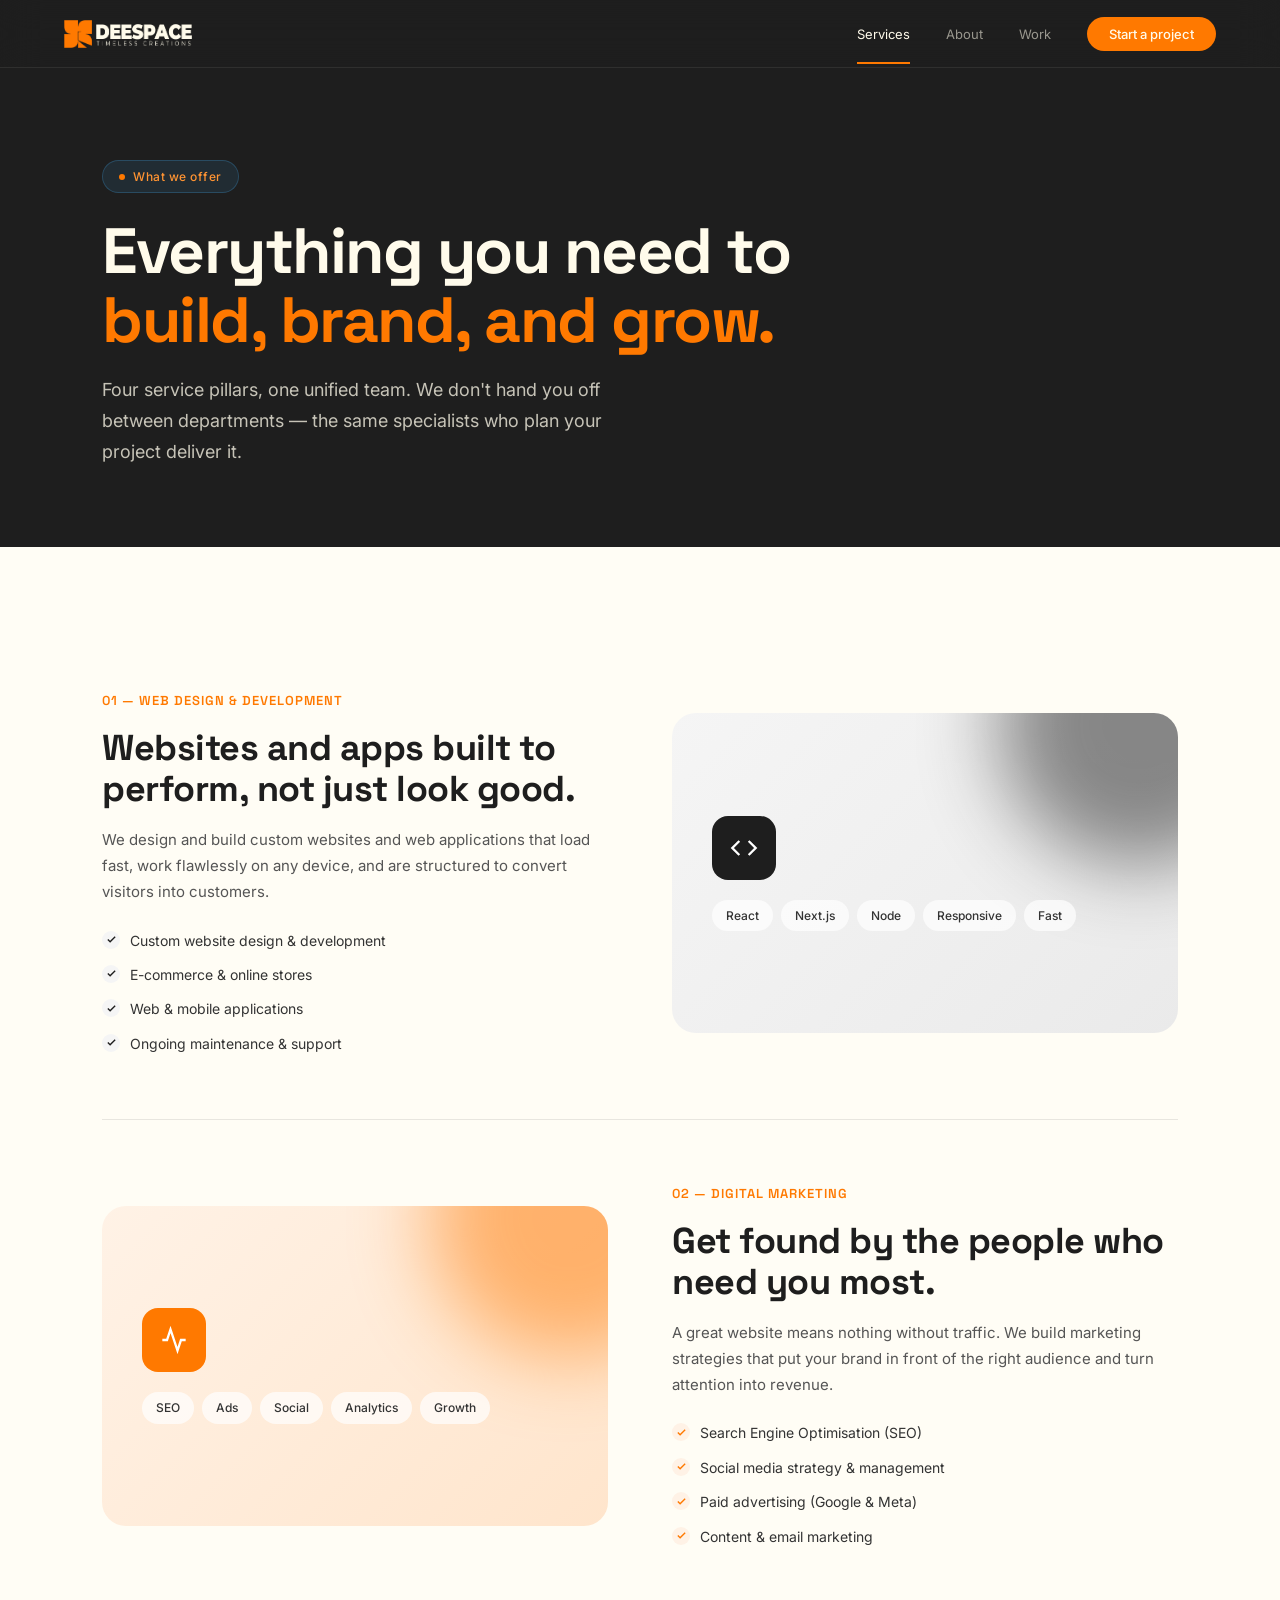
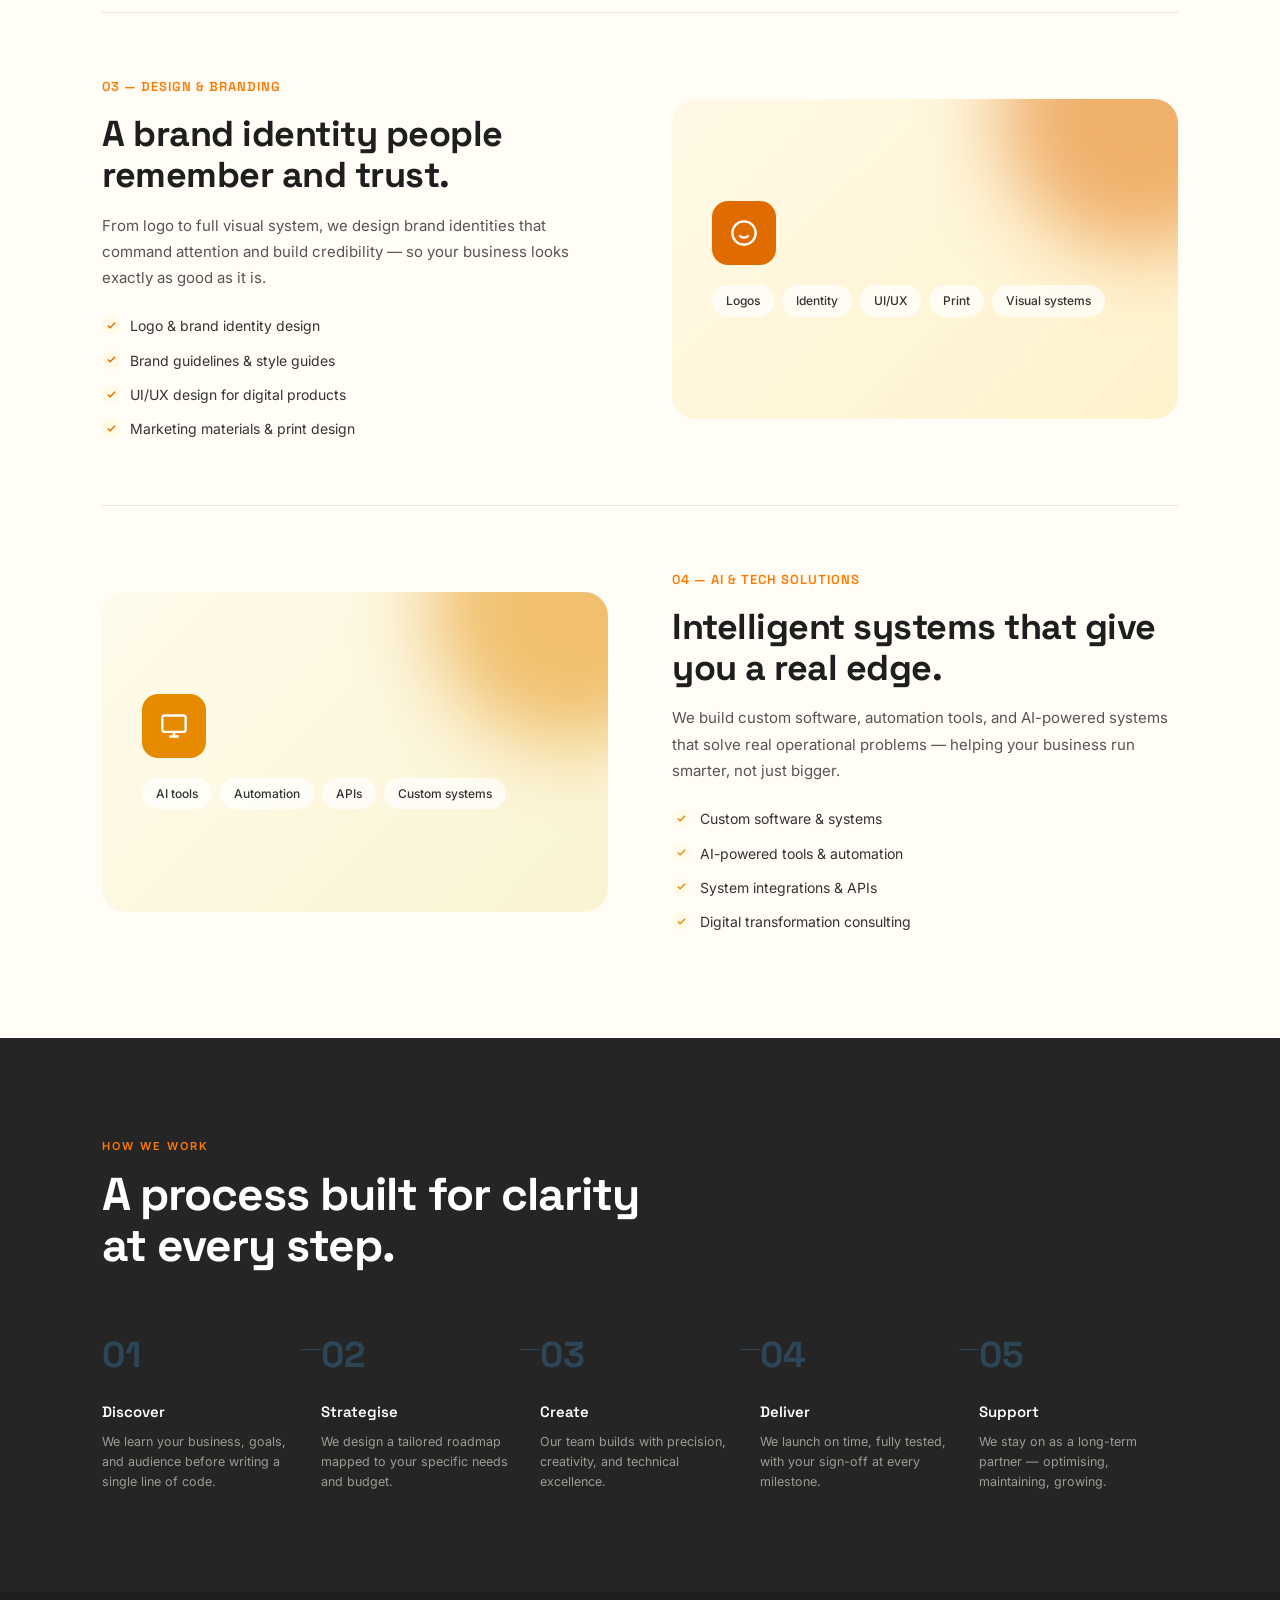
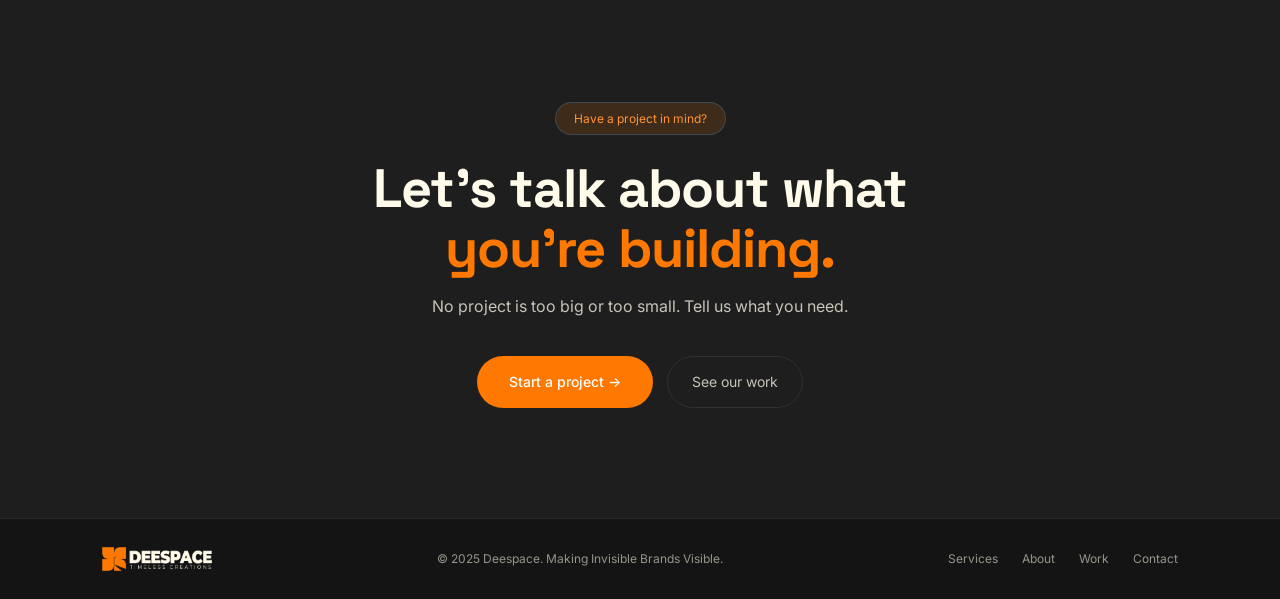
<file: services.html>
<!DOCTYPE html>
<html lang="en">
<head>
<meta charset="UTF-8" />
<meta name="viewport" content="width=device-width, initial-scale=1.0" />
<title>Services — Deespace</title>
<link href="https://fonts.googleapis.com/css2?family=Space+Grotesk:wght@300;400;500;600;700&family=Inter:wght@300;400;500&display=swap" rel="stylesheet" />
<link rel="stylesheet" href="deespace-shared.css" />
<style>
  /* ── SERVICES DETAIL ── */
  #services-detail {
    position: relative; z-index: 1;
    background: var(--off-white);
    color: var(--charcoal);
    padding: 80px 8% 40px;
  }
  .service-block {
    display: grid;
    grid-template-columns: 1fr 1fr;
    gap: 64px; align-items: center;
    padding: 64px 0;
    border-bottom: 1px solid var(--border-light);
  }
  .service-block:last-child { border-bottom: none; }
  .service-block.reverse { direction: rtl; }
  .service-block.reverse > * { direction: ltr; }

  .service-num {
    font-family: var(--display);
    font-size: 13px; font-weight: 600;
    color: var(--blue);
    letter-spacing: 1px;
    margin-bottom: 16px;
  }
  .service-block h2 {
    font-family: var(--display);
    font-size: clamp(24px, 3.5vw, 36px);
    font-weight: 700;
    color: var(--charcoal);
    letter-spacing: -0.5px;
    margin-bottom: 16px;
    line-height: 1.15;
  }
  .service-block p {
    font-size: 15px; color: #555; line-height: 1.75;
    margin-bottom: 24px;
  }
  .service-list { display: flex; flex-direction: column; gap: 12px; }
  .service-list-item {
    display: flex; align-items: flex-start; gap: 10px;
    font-size: 14px; color: #333;
  }
  .check-icon {
    width: 18px; height: 18px; border-radius: 50%;
    display: flex; align-items: center; justify-content: center;
    flex-shrink: 0; margin-top: 1px;
  }
  .service-visual {
    border-radius: 24px;
    padding: 40px;
    min-height: 320px;
    display: flex; flex-direction: column;
    justify-content: center;
    position: relative; overflow: hidden;
  }
  .service-visual::before {
    content: '';
    position: absolute; top: -40%; right: -20%;
    width: 280px; height: 280px;
    border-radius: 50%;
    opacity: 0.5; filter: blur(40px);
  }
  .visual-icon {
    width: 64px; height: 64px;
    border-radius: 16px;
    display: flex; align-items: center; justify-content: center;
    margin-bottom: 20px;
    position: relative; z-index: 1;
  }
  .visual-tag-row { display: flex; flex-wrap: wrap; gap: 8px; position: relative; z-index: 1; }
  .visual-tag {
    font-size: 12px; padding: 6px 14px;
    border-radius: 999px;
    background: rgba(255,255,255,0.7);
    color: #333; font-weight: 500;
  }

  .sb-1 .service-visual { background: linear-gradient(135deg, #f5f5f5, #eaeaea); }
  .sb-1 .service-visual::before { background: var(--navy); }
  .sb-1 .visual-icon { background: var(--navy); color: #fff; }
  .sb-1 .check-icon { background: #f5f5f5; color: var(--navy); }

  .sb-2 .service-visual { background: linear-gradient(135deg, #fff2e6, #ffe5cc); }
  .sb-2 .service-visual::before { background: var(--blue); }
  .sb-2 .visual-icon { background: var(--blue); color: #fff; }
  .sb-2 .check-icon { background: #fff2e6; color: var(--blue); }

  .sb-3 .service-visual { background: linear-gradient(135deg, #fff9e6, #fff3cd); }
  .sb-3 .service-visual::before { background: var(--green); }
  .sb-3 .visual-icon { background: var(--green); color: #fff; }
  .sb-3 .check-icon { background: #fff9e6; color: var(--green); }

  .sb-4 .service-visual { background: linear-gradient(135deg, #fffbeb, #faf4d3); }
  .sb-4 .service-visual::before { background: var(--purple); }
  .sb-4 .visual-icon { background: var(--purple); color: #fff; }
  .sb-4 .check-icon { background: #fffbeb; color: var(--purple); }

  /* ── PROCESS ── */
  #process {
    position: relative; z-index: 1;
    background: var(--navy-mid);
    padding: 100px 8%;
  }
  .process-steps {
    display: grid;
    grid-template-columns: repeat(5, 1fr);
    gap: 20px; margin-top: 56px;
    position: relative;
  }
  .process-step { position: relative; }
  .process-num {
    font-family: var(--display);
    font-size: 36px; font-weight: 700;
    color: rgba(62,146,204,0.3);
    margin-bottom: 16px;
  }
  .process-step h4 {
    font-family: var(--display);
    font-size: 15px; font-weight: 600;
    color: #fff; margin-bottom: 8px;
  }
  .process-step p { font-size: 12.5px; color: var(--text-muted); line-height: 1.6; }
  .process-line {
    position: absolute; top: 22px; left: 100%; width: 20px; height: 1px;
    background: rgba(62,146,204,0.3);
    display: none;
  }
  @media (min-width: 900px) { .process-line { display: block; } }

  @media (max-width: 900px) {
    .service-block { grid-template-columns: 1fr; gap: 32px; }
    .service-block.reverse { direction: ltr; }
    .service-block.reverse .service-visual { order: -1; }
    .process-steps { grid-template-columns: 1fr 1fr; }
  }
</style>
</head>
<body>

<canvas id="canvas"></canvas>

<nav>
  <a href="index.html" class="nav-logo"><img src="logo.png" alt="Deespace" class="logo-img"></a>
  <ul class="nav-links">
    <li><a href="services.html" class="active">Services</a></li>
    <li><a href="about.html">About</a></li>
    <li><a href="work.html">Work</a></li>
    <li><a href="contact.html" class="nav-cta">Start a project</a></li>
  </ul>
</nav>

<section class="page-hero">
  <div class="page-eyebrow">What we offer</div>
  <h1>Everything you need to<br><em>build, brand, and grow.</em></h1>
  <p class="page-hero-sub">Four service pillars, one unified team. We don't hand you off between departments — the same specialists who plan your project deliver it.</p>
</section>

<section id="services-detail">

  <div class="service-block sb-1 reveal">
    <div>
      <div class="service-num">01 — WEB DESIGN & DEVELOPMENT</div>
      <h2>Websites and apps built to perform, not just look good.</h2>
      <p>We design and build custom websites and web applications that load fast, work flawlessly on any device, and are structured to convert visitors into customers.</p>
      <div class="service-list">
        <div class="service-list-item"><div class="check-icon"><svg width="11" height="11" viewBox="0 0 24 24" fill="none" stroke="currentColor" stroke-width="3"><polyline points="20 6 9 17 4 12"/></svg></div>Custom website design & development</div>
        <div class="service-list-item"><div class="check-icon"><svg width="11" height="11" viewBox="0 0 24 24" fill="none" stroke="currentColor" stroke-width="3"><polyline points="20 6 9 17 4 12"/></svg></div>E-commerce & online stores</div>
        <div class="service-list-item"><div class="check-icon"><svg width="11" height="11" viewBox="0 0 24 24" fill="none" stroke="currentColor" stroke-width="3"><polyline points="20 6 9 17 4 12"/></svg></div>Web & mobile applications</div>
        <div class="service-list-item"><div class="check-icon"><svg width="11" height="11" viewBox="0 0 24 24" fill="none" stroke="currentColor" stroke-width="3"><polyline points="20 6 9 17 4 12"/></svg></div>Ongoing maintenance & support</div>
      </div>
    </div>
    <div class="service-visual">
      <div class="visual-icon"><svg width="28" height="28" viewBox="0 0 24 24" fill="none" stroke="currentColor" stroke-width="2"><polyline points="16 18 22 12 16 6"/><polyline points="8 6 2 12 8 18"/></svg></div>
      <div class="visual-tag-row">
        <div class="visual-tag">React</div>
        <div class="visual-tag">Next.js</div>
        <div class="visual-tag">Node</div>
        <div class="visual-tag">Responsive</div>
        <div class="visual-tag">Fast</div>
      </div>
    </div>
  </div>

  <div class="service-block sb-2 reverse reveal">
    <div>
      <div class="service-num">02 — DIGITAL MARKETING</div>
      <h2>Get found by the people who need you most.</h2>
      <p>A great website means nothing without traffic. We build marketing strategies that put your brand in front of the right audience and turn attention into revenue.</p>
      <div class="service-list">
        <div class="service-list-item"><div class="check-icon"><svg width="11" height="11" viewBox="0 0 24 24" fill="none" stroke="currentColor" stroke-width="3"><polyline points="20 6 9 17 4 12"/></svg></div>Search Engine Optimisation (SEO)</div>
        <div class="service-list-item"><div class="check-icon"><svg width="11" height="11" viewBox="0 0 24 24" fill="none" stroke="currentColor" stroke-width="3"><polyline points="20 6 9 17 4 12"/></svg></div>Social media strategy & management</div>
        <div class="service-list-item"><div class="check-icon"><svg width="11" height="11" viewBox="0 0 24 24" fill="none" stroke="currentColor" stroke-width="3"><polyline points="20 6 9 17 4 12"/></svg></div>Paid advertising (Google & Meta)</div>
        <div class="service-list-item"><div class="check-icon"><svg width="11" height="11" viewBox="0 0 24 24" fill="none" stroke="currentColor" stroke-width="3"><polyline points="20 6 9 17 4 12"/></svg></div>Content & email marketing</div>
      </div>
    </div>
    <div class="service-visual">
      <div class="visual-icon"><svg width="28" height="28" viewBox="0 0 24 24" fill="none" stroke="currentColor" stroke-width="2"><path d="M22 12h-4l-3 9L9 3l-3 9H2"/></svg></div>
      <div class="visual-tag-row">
        <div class="visual-tag">SEO</div>
        <div class="visual-tag">Ads</div>
        <div class="visual-tag">Social</div>
        <div class="visual-tag">Analytics</div>
        <div class="visual-tag">Growth</div>
      </div>
    </div>
  </div>

  <div class="service-block sb-3 reveal">
    <div>
      <div class="service-num">03 — DESIGN & BRANDING</div>
      <h2>A brand identity people remember and trust.</h2>
      <p>From logo to full visual system, we design brand identities that command attention and build credibility — so your business looks exactly as good as it is.</p>
      <div class="service-list">
        <div class="service-list-item"><div class="check-icon"><svg width="11" height="11" viewBox="0 0 24 24" fill="none" stroke="currentColor" stroke-width="3"><polyline points="20 6 9 17 4 12"/></svg></div>Logo & brand identity design</div>
        <div class="service-list-item"><div class="check-icon"><svg width="11" height="11" viewBox="0 0 24 24" fill="none" stroke="currentColor" stroke-width="3"><polyline points="20 6 9 17 4 12"/></svg></div>Brand guidelines & style guides</div>
        <div class="service-list-item"><div class="check-icon"><svg width="11" height="11" viewBox="0 0 24 24" fill="none" stroke="currentColor" stroke-width="3"><polyline points="20 6 9 17 4 12"/></svg></div>UI/UX design for digital products</div>
        <div class="service-list-item"><div class="check-icon"><svg width="11" height="11" viewBox="0 0 24 24" fill="none" stroke="currentColor" stroke-width="3"><polyline points="20 6 9 17 4 12"/></svg></div>Marketing materials & print design</div>
      </div>
    </div>
    <div class="service-visual">
      <div class="visual-icon"><svg width="28" height="28" viewBox="0 0 24 24" fill="none" stroke="currentColor" stroke-width="2"><circle cx="12" cy="12" r="10"/><path d="M8 14s1.5 2 4 2 4-2 4-2"/><line x1="9" y1="9" x2="9.01" y2="9"/><line x1="15" y1="9" x2="15.01" y2="9"/></svg></div>
      <div class="visual-tag-row">
        <div class="visual-tag">Logos</div>
        <div class="visual-tag">Identity</div>
        <div class="visual-tag">UI/UX</div>
        <div class="visual-tag">Print</div>
        <div class="visual-tag">Visual systems</div>
      </div>
    </div>
  </div>

  <div class="service-block sb-4 reverse reveal">
    <div>
      <div class="service-num">04 — AI & TECH SOLUTIONS</div>
      <h2>Intelligent systems that give you a real edge.</h2>
      <p>We build custom software, automation tools, and AI-powered systems that solve real operational problems — helping your business run smarter, not just bigger.</p>
      <div class="service-list">
        <div class="service-list-item"><div class="check-icon"><svg width="11" height="11" viewBox="0 0 24 24" fill="none" stroke="currentColor" stroke-width="3"><polyline points="20 6 9 17 4 12"/></svg></div>Custom software & systems</div>
        <div class="service-list-item"><div class="check-icon"><svg width="11" height="11" viewBox="0 0 24 24" fill="none" stroke="currentColor" stroke-width="3"><polyline points="20 6 9 17 4 12"/></svg></div>AI-powered tools & automation</div>
        <div class="service-list-item"><div class="check-icon"><svg width="11" height="11" viewBox="0 0 24 24" fill="none" stroke="currentColor" stroke-width="3"><polyline points="20 6 9 17 4 12"/></svg></div>System integrations & APIs</div>
        <div class="service-list-item"><div class="check-icon"><svg width="11" height="11" viewBox="0 0 24 24" fill="none" stroke="currentColor" stroke-width="3"><polyline points="20 6 9 17 4 12"/></svg></div>Digital transformation consulting</div>
      </div>
    </div>
    <div class="service-visual">
      <div class="visual-icon"><svg width="28" height="28" viewBox="0 0 24 24" fill="none" stroke="currentColor" stroke-width="2"><rect x="2" y="3" width="20" height="14" rx="2"/><path d="M8 21h8M12 17v4"/></svg></div>
      <div class="visual-tag-row">
        <div class="visual-tag">AI tools</div>
        <div class="visual-tag">Automation</div>
        <div class="visual-tag">APIs</div>
        <div class="visual-tag">Custom systems</div>
      </div>
    </div>
  </div>

</section>

<section id="process">
  <div class="section-eyebrow reveal" style="color:var(--blue)">How we work</div>
  <h2 class="section-title reveal reveal-delay-1" style="color:#fff">A process built for clarity<br>at every step.</h2>
  <div class="process-steps">
    <div class="process-step reveal reveal-delay-1">
      <div class="process-num">01</div>
      <h4>Discover</h4>
      <p>We learn your business, goals, and audience before writing a single line of code.</p>
      <div class="process-line"></div>
    </div>
    <div class="process-step reveal reveal-delay-2">
      <div class="process-num">02</div>
      <h4>Strategise</h4>
      <p>We design a tailored roadmap mapped to your specific needs and budget.</p>
      <div class="process-line"></div>
    </div>
    <div class="process-step reveal reveal-delay-3">
      <div class="process-num">03</div>
      <h4>Create</h4>
      <p>Our team builds with precision, creativity, and technical excellence.</p>
      <div class="process-line"></div>
    </div>
    <div class="process-step reveal reveal-delay-4">
      <div class="process-num">04</div>
      <h4>Deliver</h4>
      <p>We launch on time, fully tested, with your sign-off at every milestone.</p>
      <div class="process-line"></div>
    </div>
    <div class="process-step reveal reveal-delay-4">
      <div class="process-num">05</div>
      <h4>Support</h4>
      <p>We stay on as a long-term partner — optimising, maintaining, growing.</p>
    </div>
  </div>
</section>

<section class="cta-band">
  <div class="cta-badge">Have a project in mind?</div>
  <h2>Let's talk about what<br><span style="color:var(--blue)">you're building.</span></h2>
  <p>No project is too big or too small. Tell us what you need.</p>
  <div class="cta-actions">
    <a href="contact.html" class="btn-primary">Start a project →</a>
    <a href="work.html" class="btn-ghost">See our work</a>
  </div>
</section>

<footer>
  <div class="footer-logo"><img src="logo.png" alt="Deespace" class="logo-img footer-logo-img"></div>
  <div class="footer-copy">© 2025 Deespace. Making Invisible Brands Visible.</div>
  <div class="footer-links">
    <a href="services.html">Services</a>
    <a href="about.html">About</a>
    <a href="work.html">Work</a>
    <a href="contact.html">Contact</a>
  </div>
</footer>

<script src="deespace-shared.js"></script>
</body>
</html>
</file>
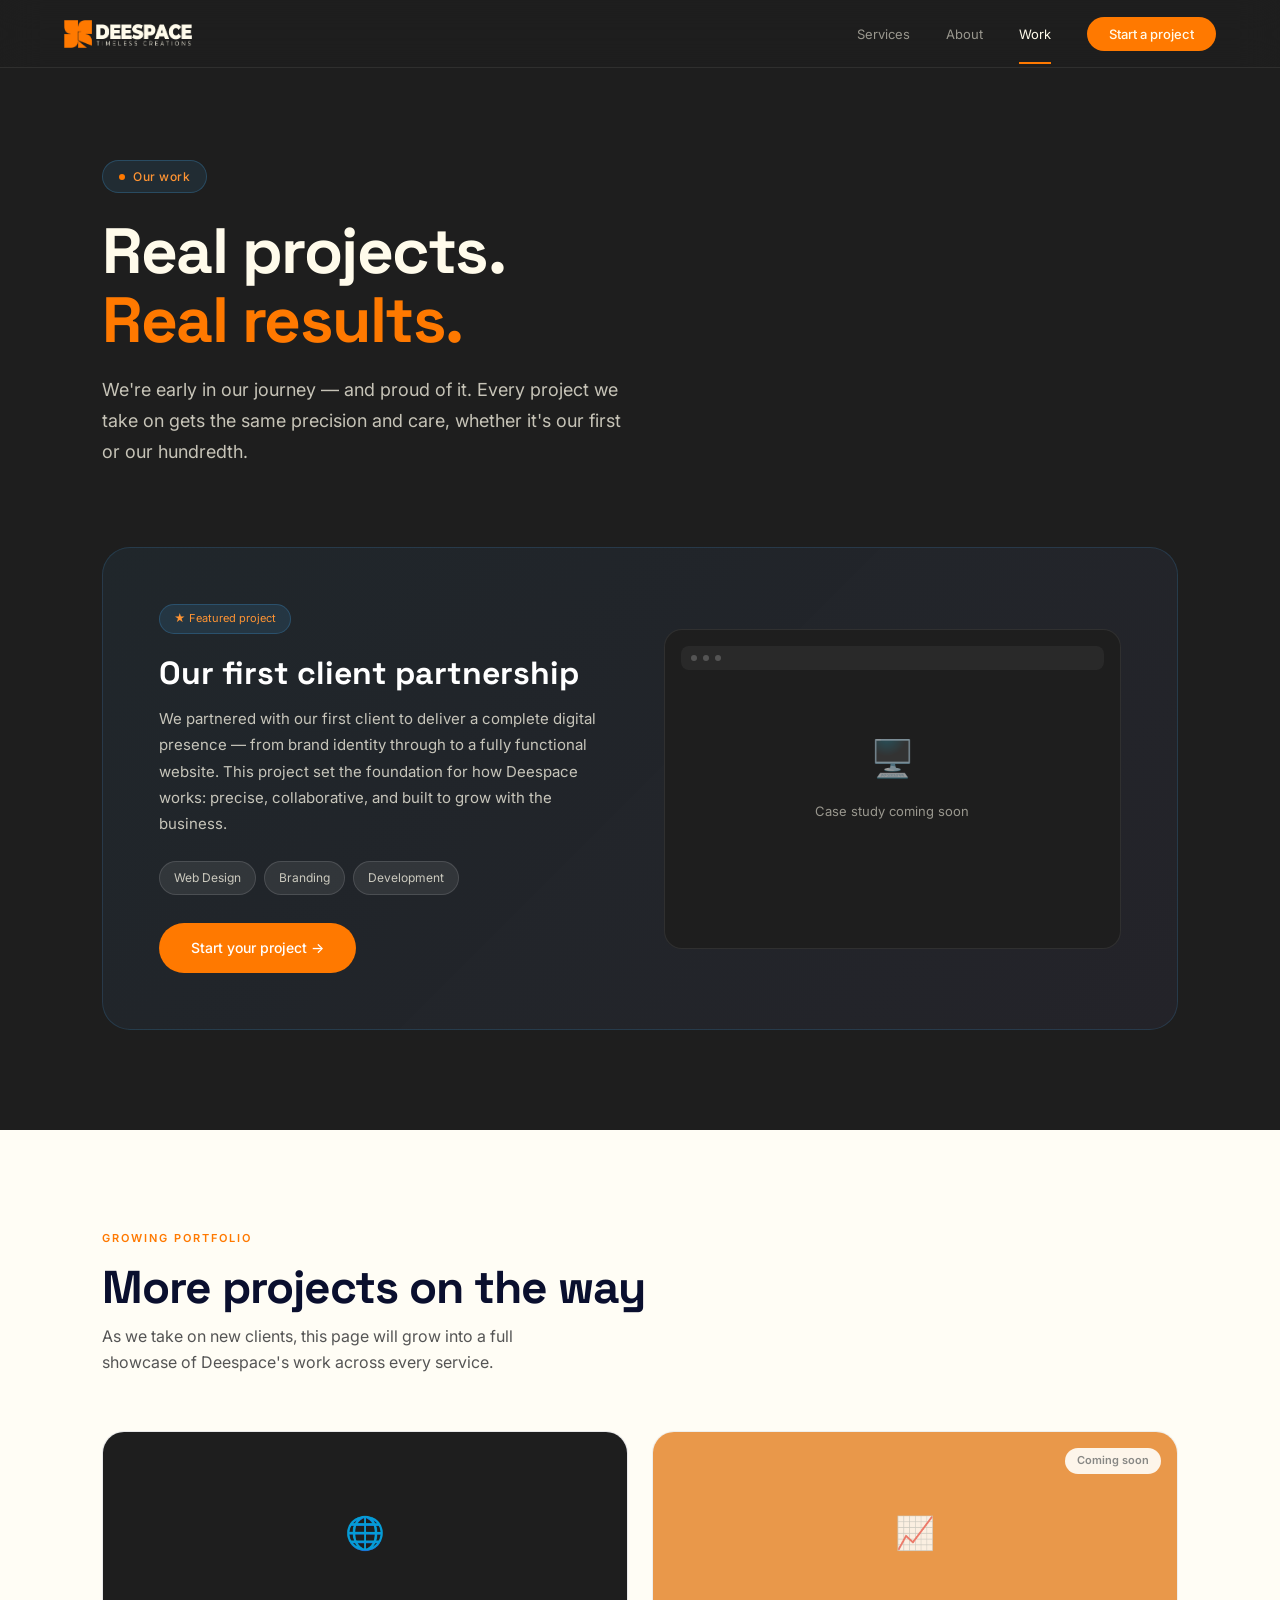
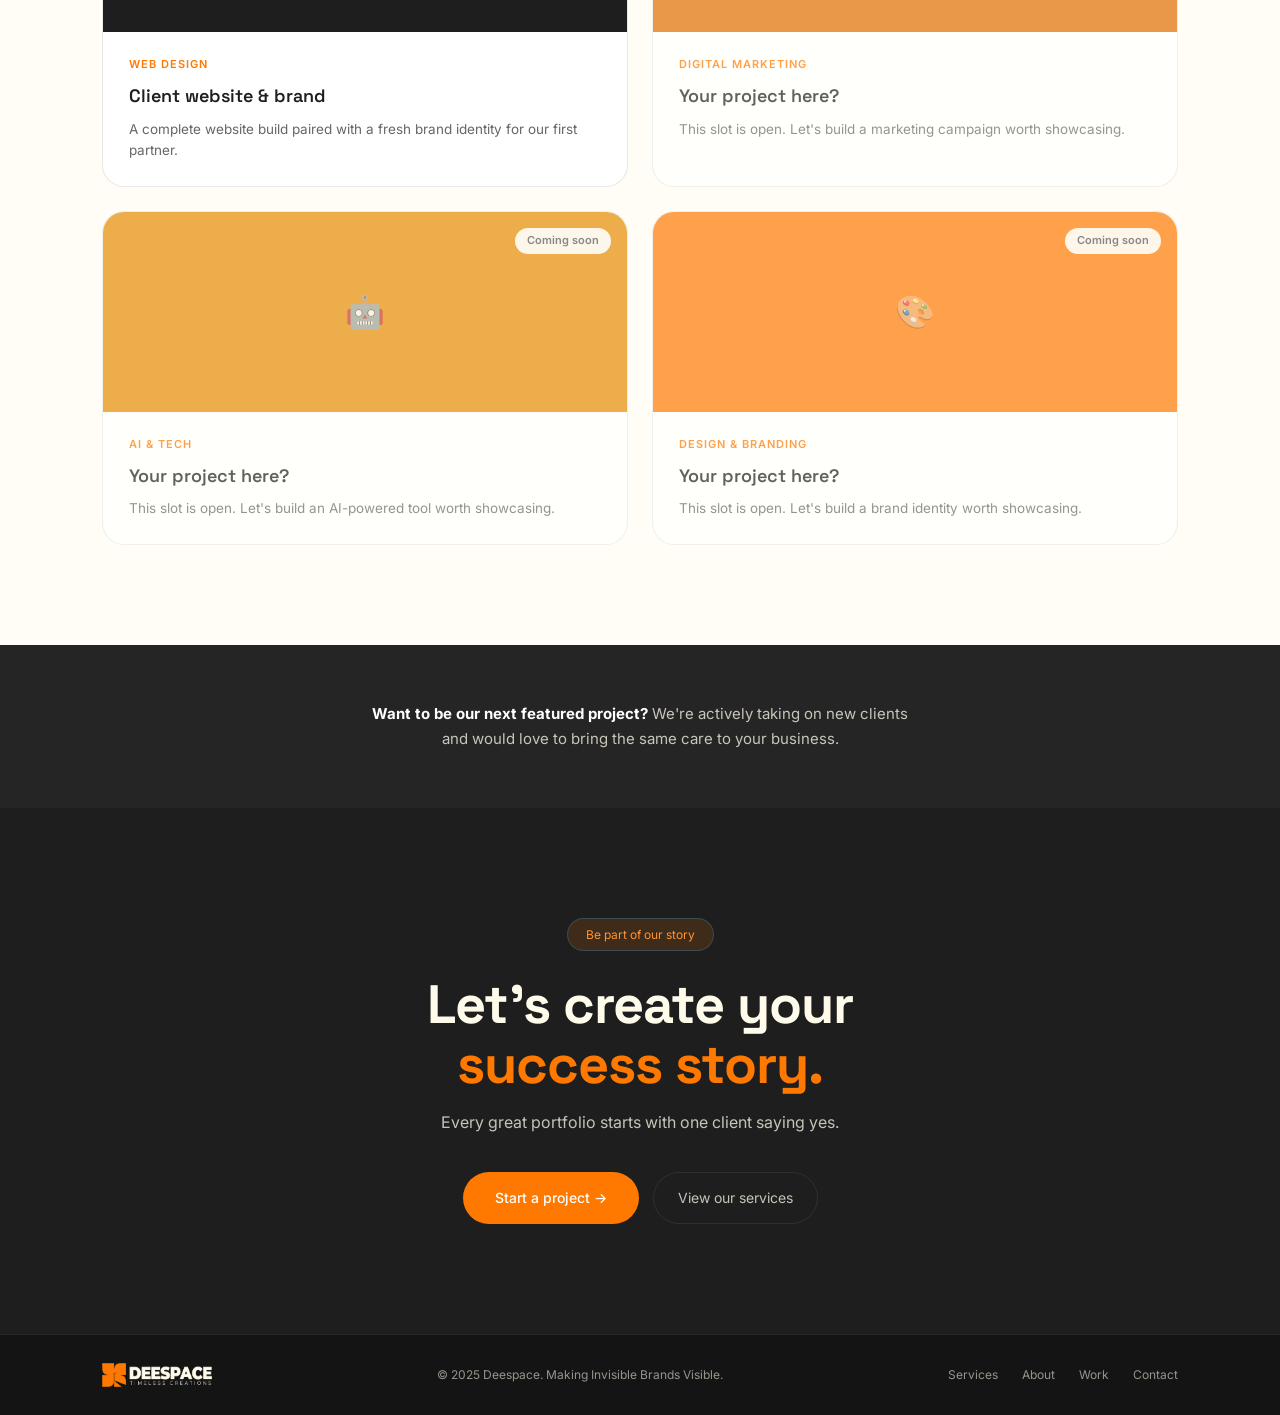
<file: work.html>
<!DOCTYPE html>
<html lang="en">
<head>
<meta charset="UTF-8" />
<meta name="viewport" content="width=device-width, initial-scale=1.0" />
<title>Work — Deespace</title>
<link href="https://fonts.googleapis.com/css2?family=Space+Grotesk:wght@300;400;500;600;700&family=Inter:wght@300;400;500&display=swap" rel="stylesheet" />
<link rel="stylesheet" href="deespace-shared.css" />
<style>
  /* ── FEATURED PROJECT ── */
  #featured {
    position: relative; z-index: 1;
    padding: 0 8% 100px;
  }
  .featured-card {
    background: linear-gradient(135deg, rgba(62,146,204,0.08), rgba(127,119,221,0.06));
    border: 1px solid rgba(62,146,204,0.2);
    border-radius: 28px;
    padding: 56px;
    display: grid;
    grid-template-columns: 1fr 1fr;
    gap: 48px; align-items: center;
  }
  .featured-badge {
    display: inline-flex; align-items: center; gap: 6px;
    background: rgba(62,146,204,0.15);
    border: 1px solid rgba(62,146,204,0.3);
    border-radius: 999px;
    padding: 5px 14px;
    font-size: 11px; color: var(--blue-light);
    margin-bottom: 20px;
  }
  .featured-card h2 {
    font-family: var(--display);
    font-size: clamp(24px, 3vw, 32px);
    font-weight: 700; color: #fff;
    margin-bottom: 14px; line-height: 1.2;
  }
  .featured-card p { font-size: 15px; color: var(--text-soft); line-height: 1.75; margin-bottom: 24px; }
  .featured-tags { display: flex; gap: 8px; flex-wrap: wrap; margin-bottom: 28px; }
  .featured-tag {
    font-size: 12px; padding: 6px 14px; border-radius: 999px;
    background: rgba(255,255,255,0.08); color: var(--text-soft);
    border: 1px solid rgba(255,255,255,0.12);
  }
  .featured-visual {
    background: var(--navy);
    border-radius: 18px;
    height: 320px;
    display: flex; flex-direction: column;
    align-items: center; justify-content: center;
    border: 1px solid rgba(255,255,255,0.08);
    position: relative; overflow: hidden;
  }
  .featured-visual-browser {
    position: absolute; top: 16px; left: 16px; right: 16px;
    height: 24px; background: rgba(255,255,255,0.05);
    border-radius: 8px; display: flex; align-items: center; gap: 6px;
    padding: 0 10px;
  }
  .browser-dot { width: 6px; height: 6px; border-radius: 50%; background: rgba(255,255,255,0.2); }
  .featured-visual-content { text-align: center; }
  .featured-visual-content .placeholder-icon { font-size: 36px; margin-bottom: 12px; opacity: 0.6; }
  .featured-visual-content p { font-size: 13px; color: var(--text-muted); }

  /* ── GRID PROJECTS ── */
  #projects-grid {
    position: relative; z-index: 1;
    background: var(--off-white);
    color: var(--charcoal);
    padding: 100px 8%;
  }
  .work-grid {
    display: grid;
    grid-template-columns: repeat(2, 1fr);
    gap: 24px; margin-top: 56px;
  }
  .work-card {
    background: #fff;
    border: 1px solid var(--border-light);
    border-radius: 22px;
    overflow: hidden;
    transition: transform 0.25s, box-shadow 0.25s;
  }
  .work-card.coming-soon { opacity: 0.7; }
  .work-card:not(.coming-soon):hover { transform: translateY(-6px); box-shadow: 0 20px 48px rgba(0,0,0,0.1); }
  .work-thumb {
    height: 200px;
    display: flex; align-items: center; justify-content: center;
    position: relative;
  }
  .work-thumb-icon { font-size: 32px; color: rgba(255,255,255,0.85); }
  .soon-pill {
    position: absolute; top: 16px; right: 16px;
    background: rgba(255,255,255,0.9);
    border-radius: 999px; padding: 4px 12px;
    font-size: 11px; font-weight: 600; color: #555;
  }
  .work-info { padding: 24px 26px; }
  .work-cat { font-size: 11px; color: var(--blue); font-weight: 600; letter-spacing: 1px; text-transform: uppercase; margin-bottom: 8px; }
  .work-info h3 { font-family: var(--display); font-size: 18px; font-weight: 600; color: var(--charcoal); margin-bottom: 8px; }
  .work-info p { font-size: 13.5px; color: #666; line-height: 1.6; }

  .wc-1 .work-thumb { background: var(--navy); }
  .wc-2 .work-thumb { background: var(--green); }
  .wc-3 .work-thumb { background: var(--purple); }
  .wc-4 .work-thumb { background: var(--blue); }

  /* ── CTA STRIP ── */
  #cta-strip {
    position: relative; z-index: 1;
    background: var(--navy-mid);
    padding: 56px 8%;
    text-align: center;
  }
  #cta-strip p { font-size: 15px; color: var(--text-soft); max-width: 540px; margin: 0 auto; line-height: 1.7; }
  #cta-strip strong { color: #fff; }

  @media (max-width: 900px) {
    .featured-card { grid-template-columns: 1fr; }
    .work-grid { grid-template-columns: 1fr; }
  }
</style>
</head>
<body>

<canvas id="canvas"></canvas>

<nav>
  <a href="index.html" class="nav-logo"><img src="logo.png" alt="Deespace" class="logo-img"></a>
  <ul class="nav-links">
    <li><a href="services.html">Services</a></li>
    <li><a href="about.html">About</a></li>
    <li><a href="work.html" class="active">Work</a></li>
    <li><a href="contact.html" class="nav-cta">Start a project</a></li>
  </ul>
</nav>

<section class="page-hero">
  <div class="page-eyebrow">Our work</div>
  <h1>Real projects.<br><em>Real results.</em></h1>
  <p class="page-hero-sub">We're early in our journey — and proud of it. Every project we take on gets the same precision and care, whether it's our first or our hundredth.</p>
</section>

<section id="featured">
  <div class="featured-card reveal">
    <div>
      <div class="featured-badge">★ Featured project</div>
      <h2>Our first client partnership</h2>
      <p>We partnered with our first client to deliver a complete digital presence — from brand identity through to a fully functional website. This project set the foundation for how Deespace works: precise, collaborative, and built to grow with the business.</p>
      <div class="featured-tags">
        <span class="featured-tag">Web Design</span>
        <span class="featured-tag">Branding</span>
        <span class="featured-tag">Development</span>
      </div>
      <a href="contact.html" class="btn-primary">Start your project →</a>
    </div>
    <div class="featured-visual">
      <div class="featured-visual-browser">
        <div class="browser-dot"></div><div class="browser-dot"></div><div class="browser-dot"></div>
      </div>
      <div class="featured-visual-content">
        <div class="placeholder-icon">🖥️</div>
        <p>Case study coming soon</p>
      </div>
    </div>
  </div>
</section>

<section id="projects-grid">
  <div class="section-eyebrow">Growing portfolio</div>
  <h2 class="section-title" style="color:#0a0f2e">More projects on the way</h2>
  <p class="section-sub" style="color:#555;max-width:480px">As we take on new clients, this page will grow into a full showcase of Deespace's work across every service.</p>

  <div class="work-grid">
    <div class="work-card wc-1 reveal reveal-delay-1">
      <div class="work-thumb"><div class="work-thumb-icon">🌐</div></div>
      <div class="work-info">
        <div class="work-cat">Web Design</div>
        <h3>Client website & brand</h3>
        <p>A complete website build paired with a fresh brand identity for our first partner.</p>
      </div>
    </div>

    <div class="work-card wc-2 coming-soon reveal reveal-delay-2">
      <div class="work-thumb"><div class="soon-pill">Coming soon</div><div class="work-thumb-icon">📈</div></div>
      <div class="work-info">
        <div class="work-cat">Digital Marketing</div>
        <h3>Your project here?</h3>
        <p>This slot is open. Let's build a marketing campaign worth showcasing.</p>
      </div>
    </div>

    <div class="work-card wc-3 coming-soon reveal reveal-delay-3">
      <div class="work-thumb"><div class="soon-pill">Coming soon</div><div class="work-thumb-icon">🤖</div></div>
      <div class="work-info">
        <div class="work-cat">AI & Tech</div>
        <h3>Your project here?</h3>
        <p>This slot is open. Let's build an AI-powered tool worth showcasing.</p>
      </div>
    </div>

    <div class="work-card wc-4 coming-soon reveal reveal-delay-4">
      <div class="work-thumb"><div class="soon-pill">Coming soon</div><div class="work-thumb-icon">🎨</div></div>
      <div class="work-info">
        <div class="work-cat">Design & Branding</div>
        <h3>Your project here?</h3>
        <p>This slot is open. Let's build a brand identity worth showcasing.</p>
      </div>
    </div>
  </div>
</section>

<section id="cta-strip">
  <p reveal><strong>Want to be our next featured project?</strong> We're actively taking on new clients and would love to bring the same care to your business.</p>
</section>

<section class="cta-band">
  <div class="cta-badge">Be part of our story</div>
  <h2>Let's create your<br><span style="color:var(--blue)">success story.</span></h2>
  <p>Every great portfolio starts with one client saying yes.</p>
  <div class="cta-actions">
    <a href="contact.html" class="btn-primary">Start a project →</a>
    <a href="services.html" class="btn-ghost">View our services</a>
  </div>
</section>

<footer>
  <div class="footer-logo"><img src="logo.png" alt="Deespace" class="logo-img footer-logo-img"></div>
  <div class="footer-copy">© 2025 Deespace. Making Invisible Brands Visible.</div>
  <div class="footer-links">
    <a href="services.html">Services</a>
    <a href="about.html">About</a>
    <a href="work.html">Work</a>
    <a href="contact.html">Contact</a>
  </div>
</footer>

<script src="deespace-shared.js"></script>
</body>
</html>
</file>
<file: deespace-shared.css>
/* ===== DEESPACE SHARED DESIGN SYSTEM ===== */
*, *::before, *::after { box-sizing: border-box; margin: 0; padding: 0; }

:root {
  /* Brand color definitions */
  --charcoal: #1E1E1E;
  --charcoal-mid: #252525;
  --charcoal-light: #2D2D2D;
  --orange: #FF7900;
  --orange-light: #FF9433;
  --orange-glow: rgba(255, 121, 0, 0.15);
  --cream: #FFFBEB;
  --cream-soft: #FFFDF5;

  /* Color system mapping */
  --navy: var(--charcoal);
  --navy-mid: var(--charcoal-mid);
  --navy-light: var(--charcoal-light);
  --blue: var(--orange);
  --blue-light: var(--orange-light);
  --blue-glow: var(--orange-glow);
  --green: #E06C00;
  --purple: #E68A00;
  --white: var(--cream);
  --off-white: var(--cream-soft);
  --text-muted: rgba(255, 251, 235, 0.55);
  --text-soft: rgba(255, 251, 235, 0.75);
  --border-dark: rgba(255, 251, 235, 0.08);
  --border-light: rgba(30, 30, 30, 0.1);
  --display: 'Space Grotesk', sans-serif;
  --body: 'Inter', sans-serif;
}

html { scroll-behavior: smooth; }

body {
  font-family: var(--body);
  background: var(--navy);
  color: var(--white);
  overflow-x: hidden;
  line-height: 1.6;
}

#canvas {
  position: fixed; top: 0; left: 0;
  width: 100%; height: 100%;
  pointer-events: none; z-index: 0;
  opacity: 0.35;
}

/* ── NAV ── */
nav {
  position: fixed; top: 0; left: 0; right: 0;
  z-index: 100;
  padding: 0 5%;
  display: flex; align-items: center; justify-content: space-between;
  height: 68px;
  background: rgba(30, 30, 30, 0.85);
  backdrop-filter: blur(20px);
  border-bottom: 1px solid var(--border-dark);
  transition: background 0.3s;
}
.nav-logo {
  display: block;
  text-decoration: none;
}
.logo-img {
  height: 28px;
  width: auto;
  display: block;
}
.nav-links { display: flex; align-items: center; gap: 36px; list-style: none; }
.nav-links a {
  font-family: var(--body);
  font-size: 13px; font-weight: 400;
  color: var(--text-muted);
  text-decoration: none;
  transition: color 0.2s;
  position: relative;
}
.nav-links a:hover { color: var(--white); }
.nav-links a.active { color: var(--white); }
.nav-links a.active::after {
  content: ''; position: absolute; bottom: -22px; left: 0; right: 0;
  height: 2px; background: var(--blue);
}
.nav-cta {
  background: var(--blue);
  color: var(--white) !important;
  padding: 9px 22px;
  border-radius: 999px;
  font-size: 13px !important;
  font-weight: 500 !important;
  transition: background 0.2s, transform 0.15s !important;
}
.nav-cta:hover { background: var(--blue-light) !important; transform: translateY(-1px); }
.nav-cta.active::after { display: none; }

@media (max-width: 768px) {
  .nav-links li:not(:last-child) { display: none; }
}

/* ── PAGE HERO (sub-pages) ── */
.page-hero {
  position: relative; z-index: 1;
  padding: 160px 8% 80px;
  min-height: 50vh;
  display: flex; flex-direction: column;
  justify-content: center;
}
.page-eyebrow {
  display: inline-flex; align-items: center; gap: 8px;
  background: rgba(62,146,204,0.12);
  border: 1px solid rgba(62,146,204,0.3);
  border-radius: 999px;
  padding: 6px 16px;
  font-size: 12px; font-weight: 500;
  color: var(--blue-light);
  letter-spacing: 0.5px;
  margin-bottom: 24px;
  width: fit-content;
}
.page-eyebrow::before {
  content: ''; width: 6px; height: 6px;
  background: var(--blue); border-radius: 50%;
}
.page-hero h1 {
  font-family: var(--display);
  font-size: clamp(36px, 6vw, 64px);
  font-weight: 700;
  line-height: 1.08;
  letter-spacing: -1.5px;
  margin-bottom: 20px;
  max-width: 760px;
}
.page-hero h1 em {
  font-style: normal; color: var(--blue);
}
.page-hero-sub {
  font-size: clamp(15px, 1.6vw, 18px);
  color: var(--text-soft);
  max-width: 540px; line-height: 1.7;
}

/* ── GENERAL SECTION TOKENS ── */
.section-eyebrow {
  font-size: 11px; font-weight: 600;
  letter-spacing: 2px;
  color: var(--blue);
  text-transform: uppercase;
  margin-bottom: 14px;
}
.section-title {
  font-family: var(--display);
  font-size: clamp(28px, 4vw, 46px);
  font-weight: 700;
  letter-spacing: -1px;
  line-height: 1.1;
  margin-bottom: 12px;
}
.section-sub { font-size: 16px; line-height: 1.6; }

.btn-primary {
  background: var(--blue);
  color: #fff;
  padding: 14px 32px;
  border-radius: 999px;
  font-family: var(--body);
  font-size: 14px; font-weight: 500;
  text-decoration: none;
  transition: background 0.2s, transform 0.15s, box-shadow 0.2s;
  display: inline-flex; align-items: center; gap: 8px;
  border: none; cursor: pointer;
}
.btn-primary:hover { background: var(--blue-light); transform: translateY(-2px); box-shadow: 0 8px 24px rgba(62,146,204,0.35); }
.btn-ghost {
  color: var(--text-soft);
  padding: 14px 24px;
  border-radius: 999px;
  font-size: 14px; font-weight: 400;
  text-decoration: none;
  border: 1px solid var(--border-dark);
  transition: border-color 0.2s, color 0.2s, transform 0.15s;
  display: inline-flex; align-items: center; gap: 8px;
  background: transparent; cursor: pointer;
}
.btn-ghost:hover { border-color: rgba(255,255,255,0.25); color: var(--white); transform: translateY(-2px); }
.btn-ghost-dark {
  color: #444;
  padding: 14px 24px;
  border-radius: 999px;
  font-size: 14px; font-weight: 400;
  text-decoration: none;
  border: 1px solid var(--border-light);
  transition: border-color 0.2s, color 0.2s, transform 0.15s;
  display: inline-flex; align-items: center; gap: 8px;
  background: transparent; cursor: pointer;
}
.btn-ghost-dark:hover { border-color: #999; color: #000; transform: translateY(-2px); }

/* ── FOOTER ── */
footer {
  position: relative; z-index: 1;
  background: rgba(0,0,0,0.3);
  border-top: 1px solid var(--border-dark);
  padding: 28px 8%;
  display: flex; align-items: center; justify-content: space-between;
  flex-wrap: wrap; gap: 16px;
}
.footer-logo {
  display: block;
}
.footer-logo-img {
  height: 24px;
}
.footer-copy { font-size: 12px; color: var(--text-muted); }
.footer-links { display: flex; gap: 24px; }
.footer-links a { font-size: 12px; color: var(--text-muted); text-decoration: none; transition: color 0.2s; }
.footer-links a:hover { color: var(--white); }

/* ── REVEAL ANIMATION ── */
@keyframes fadeUp {
  from { opacity: 0; transform: translateY(24px); }
  to { opacity: 1; transform: translateY(0); }
}
.reveal {
  opacity: 0; transform: translateY(32px);
  transition: opacity 0.7s ease, transform 0.7s ease;
}
.reveal.visible { opacity: 1; transform: translateY(0); }
.reveal-delay-1 { transition-delay: 0.1s; }
.reveal-delay-2 { transition-delay: 0.2s; }
.reveal-delay-3 { transition-delay: 0.3s; }
.reveal-delay-4 { transition-delay: 0.4s; }

/* ── CTA BAND (shared across pages) ── */
.cta-band {
  position: relative; z-index: 1;
  background: var(--navy);
  padding: 110px 8%;
  text-align: center;
}
.cta-badge {
  display: inline-block;
  background: var(--blue-glow);
  border: 1px solid rgba(62,146,204,0.3);
  border-radius: 999px;
  padding: 6px 18px;
  font-size: 12px; color: var(--blue-light);
  margin-bottom: 24px;
}
.cta-band h2 {
  font-family: var(--display);
  font-size: clamp(30px, 4.5vw, 54px);
  font-weight: 700;
  line-height: 1.1; letter-spacing: -1px;
  margin-bottom: 16px;
}
.cta-band p { font-size: 16px; color: var(--text-soft); margin-bottom: 36px; }
.cta-actions { display: flex; gap: 14px; justify-content: center; flex-wrap: wrap; }
</file>
